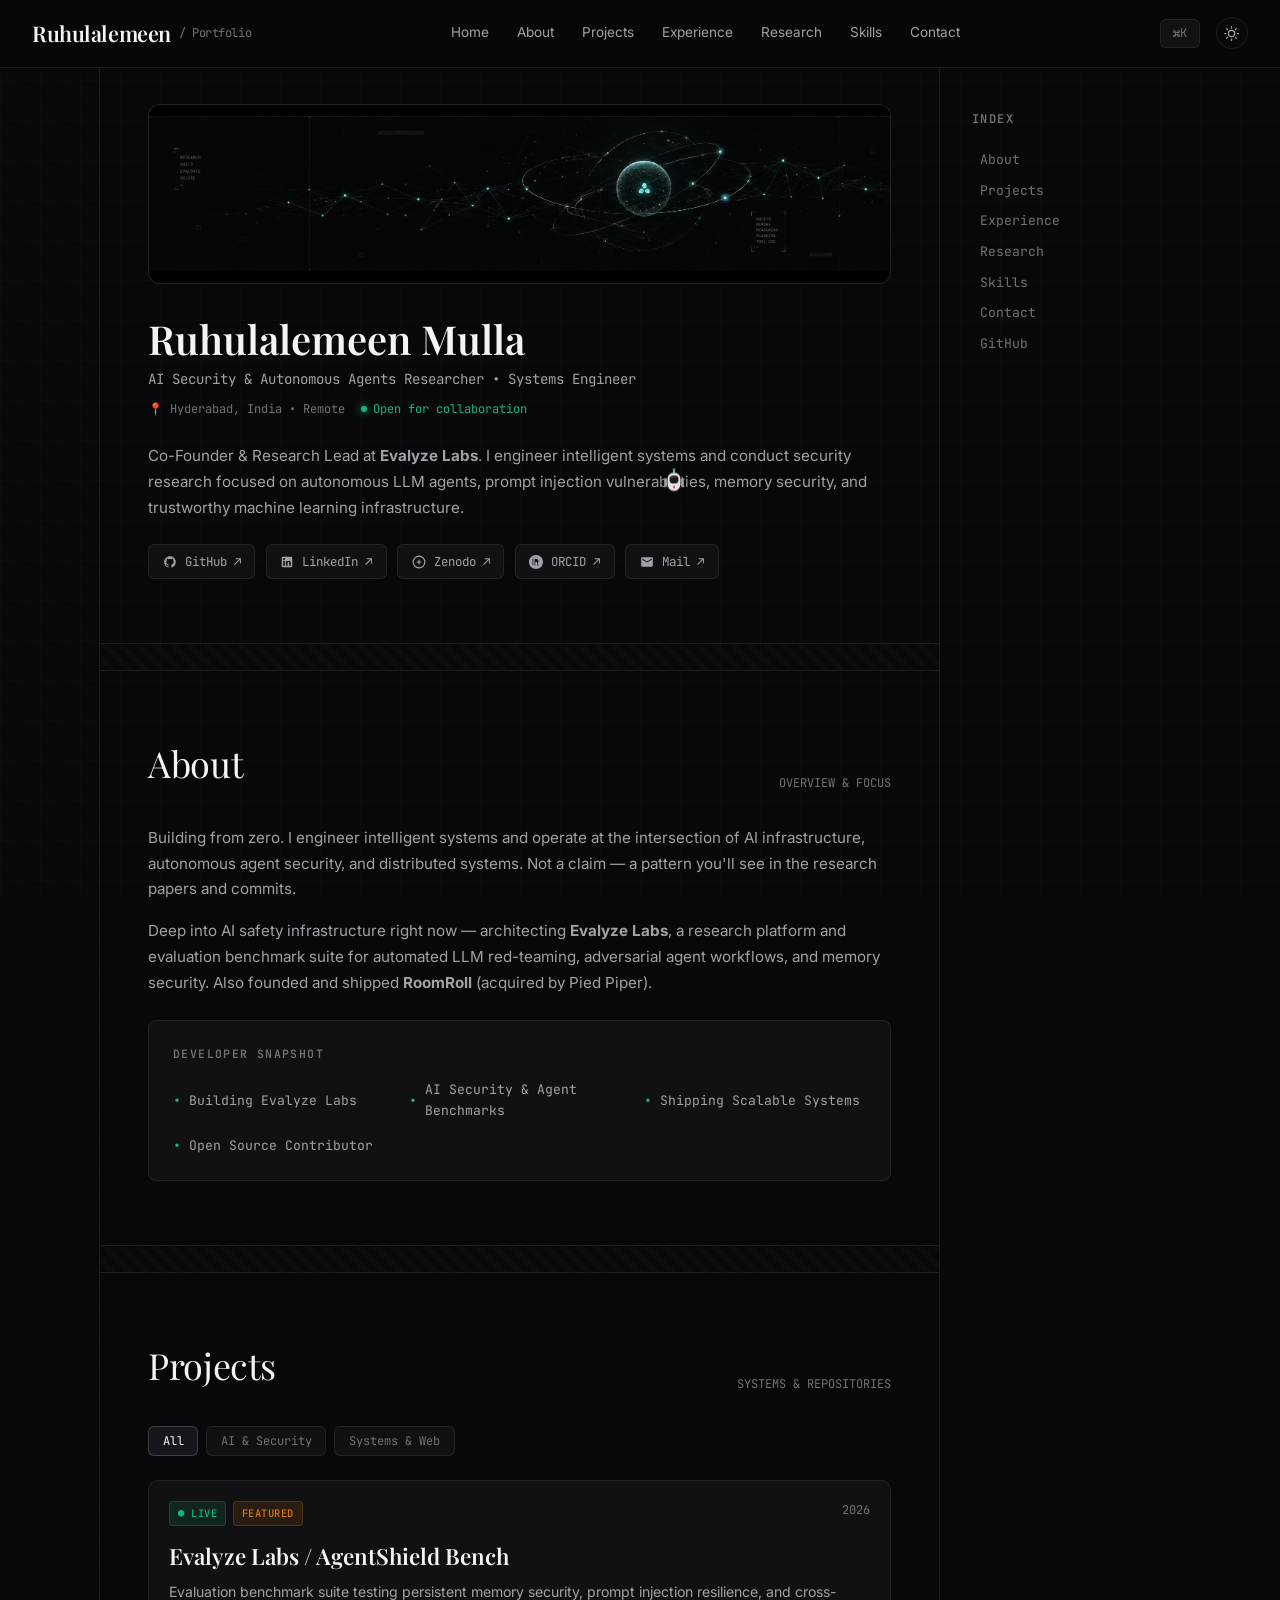
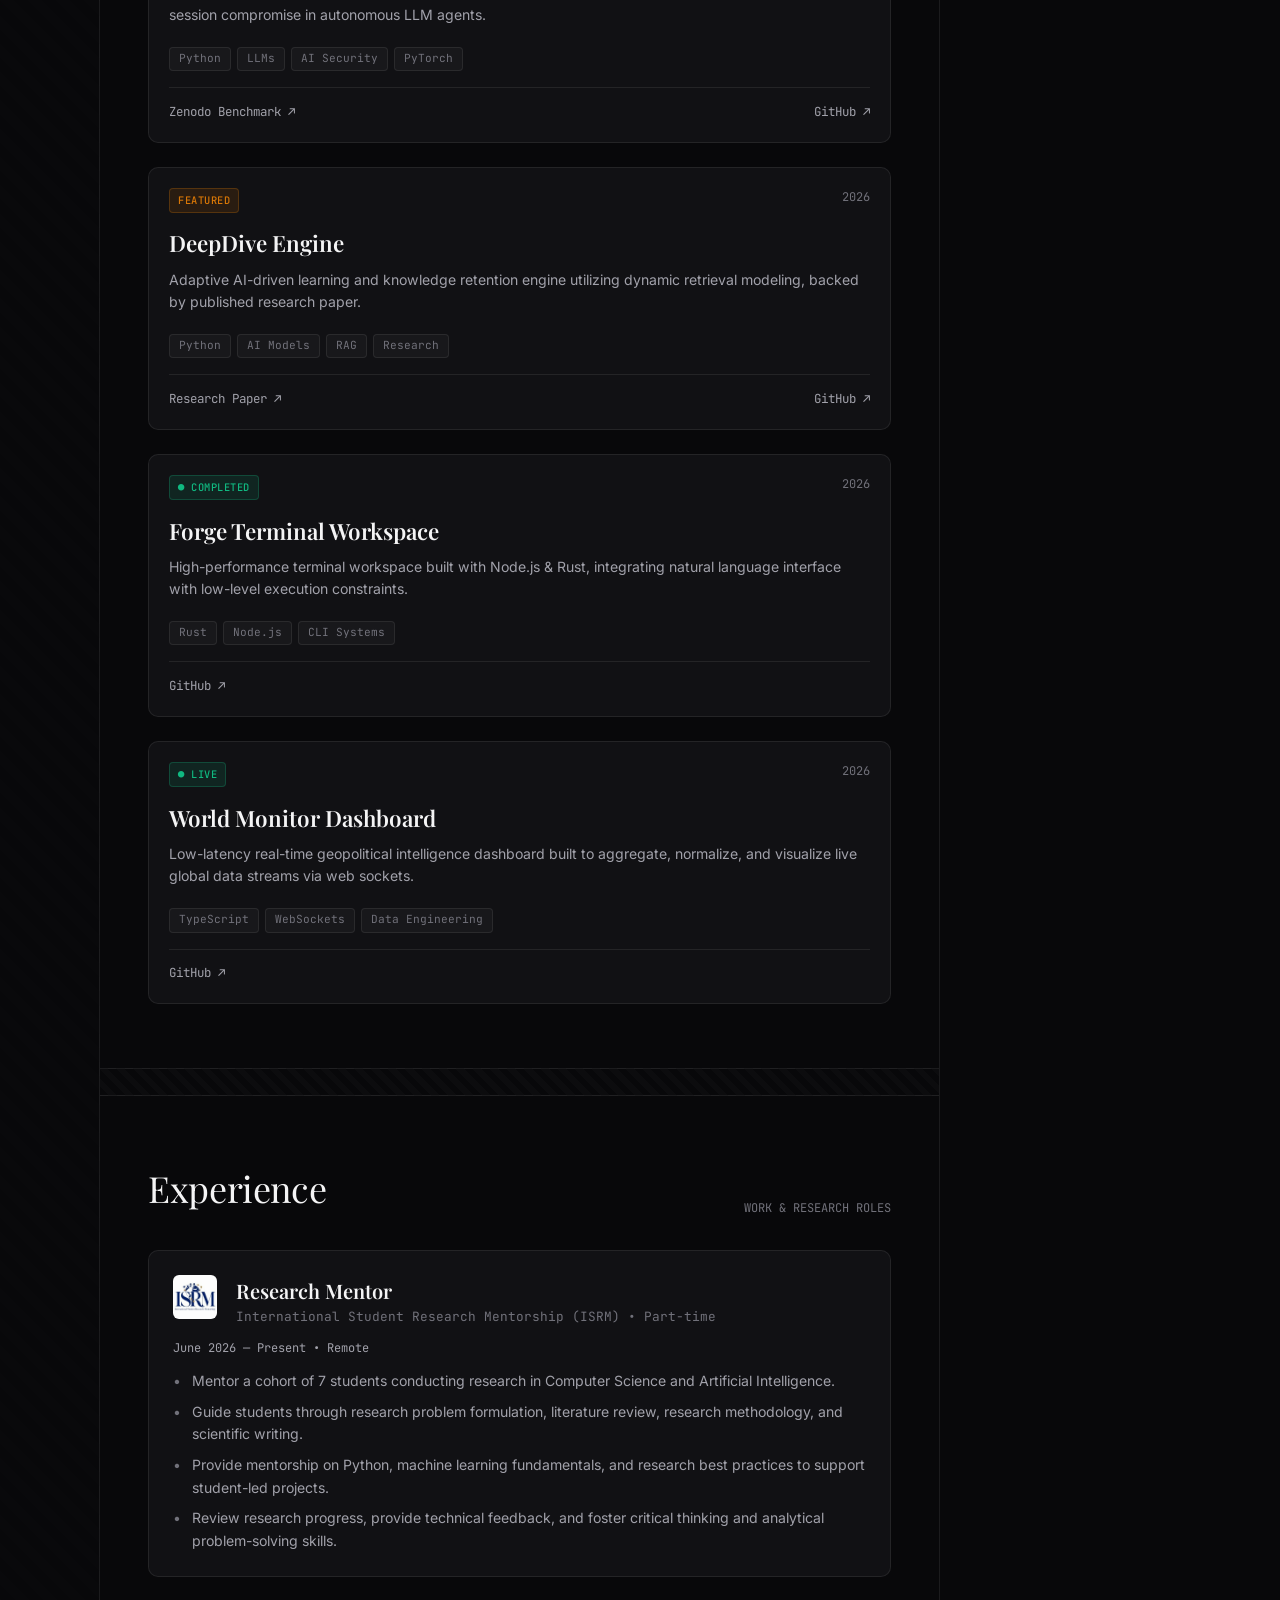
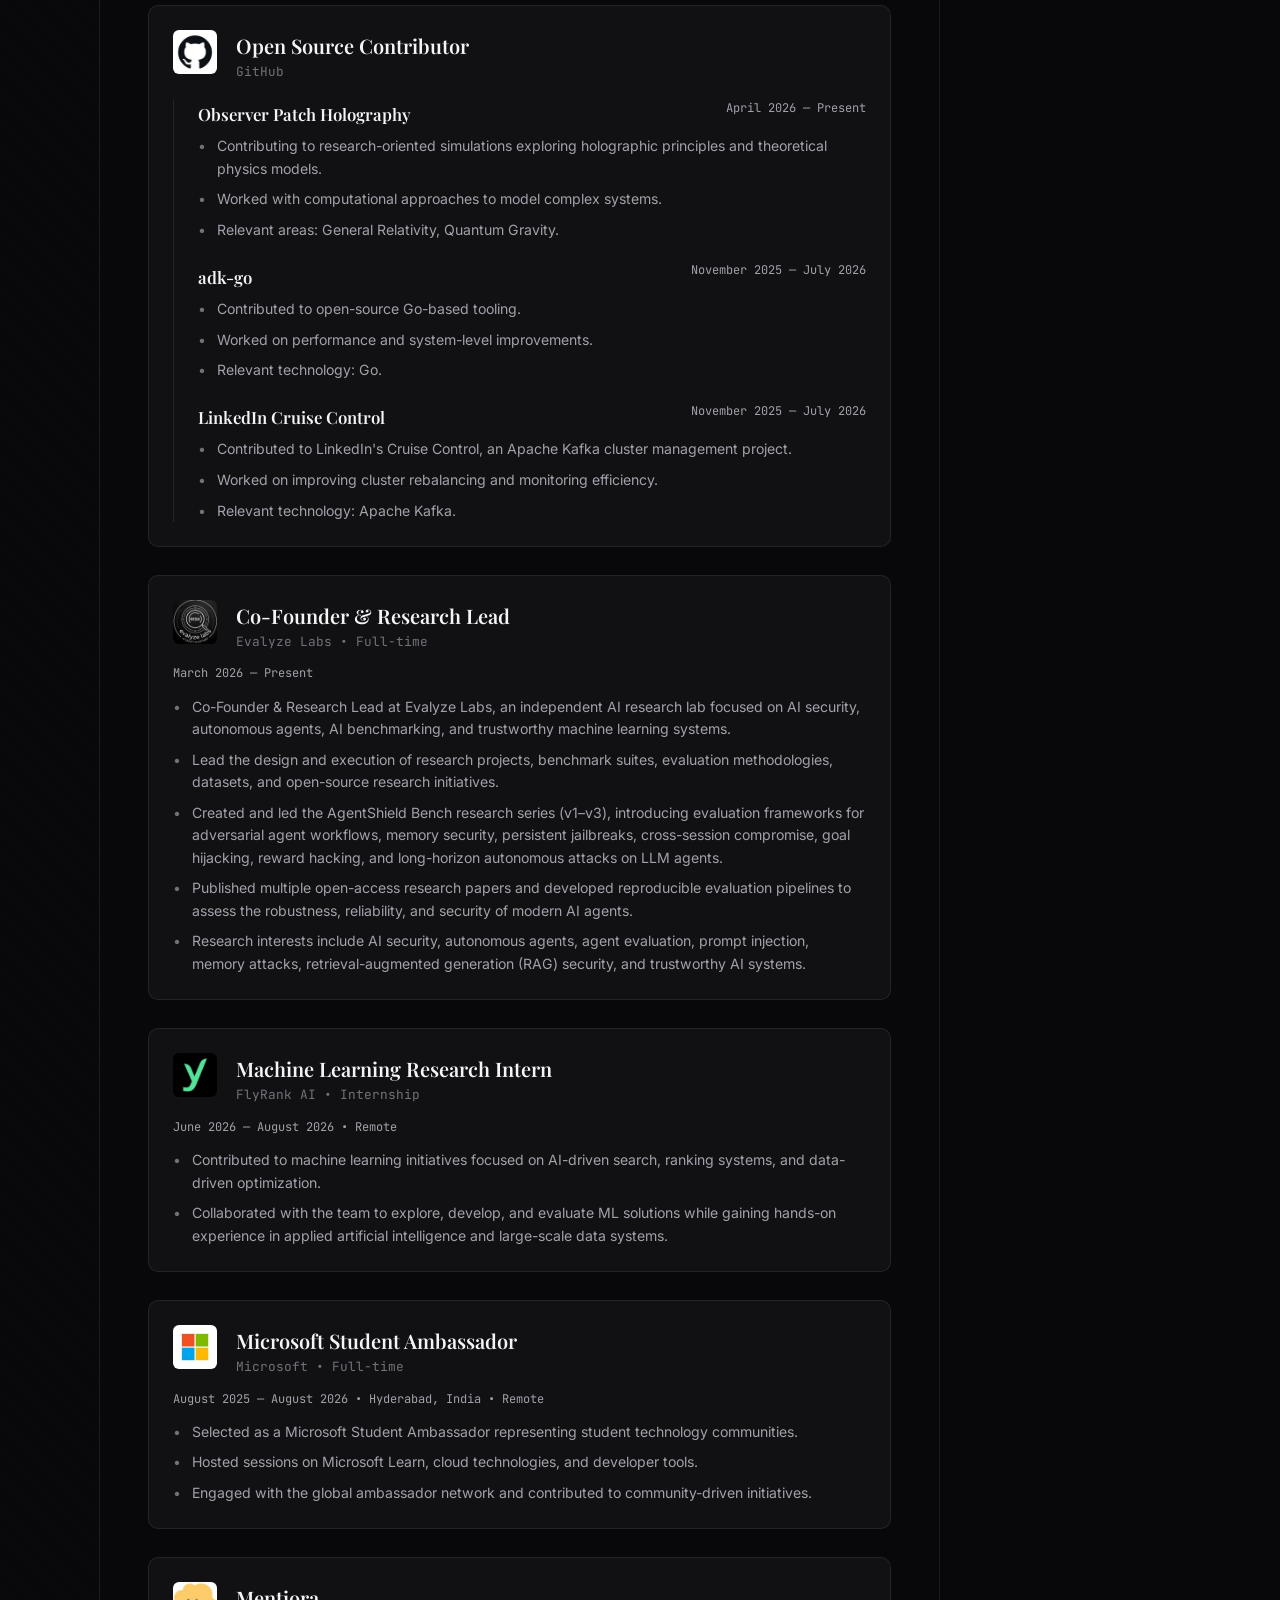
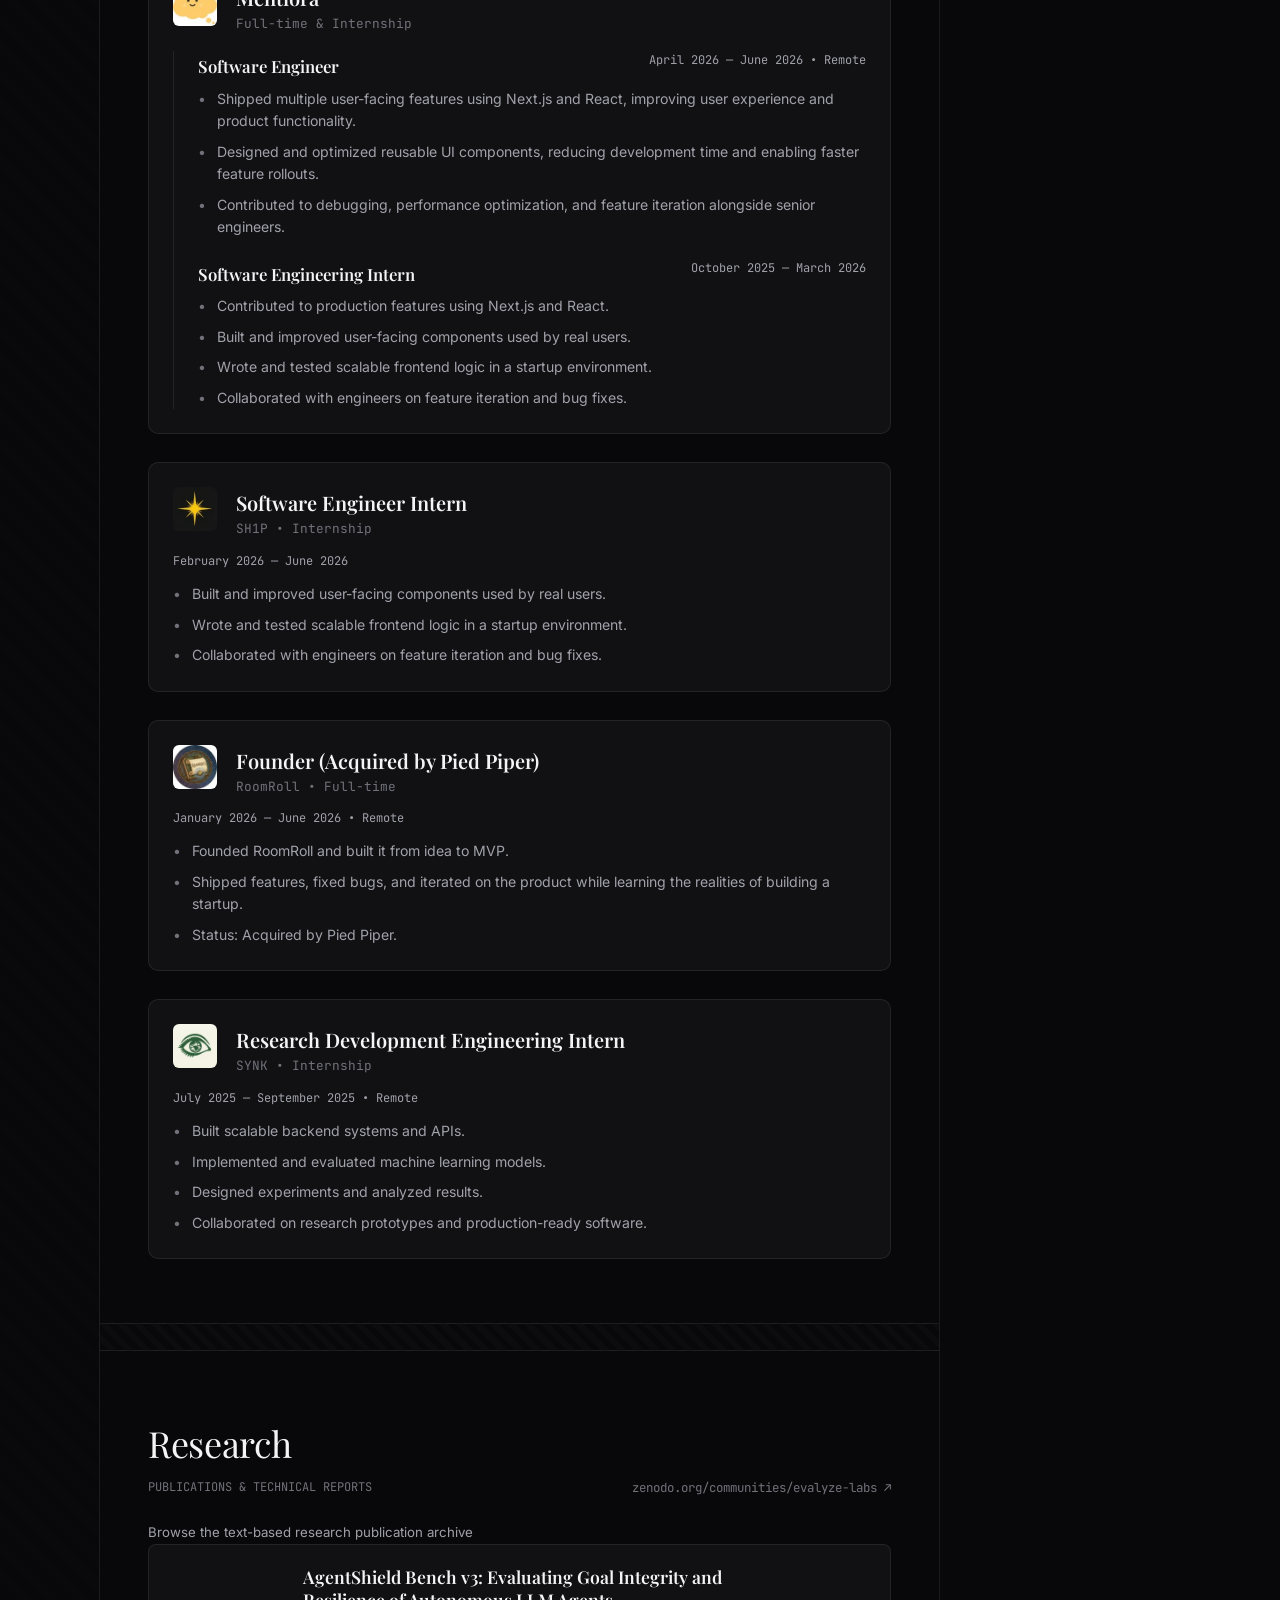
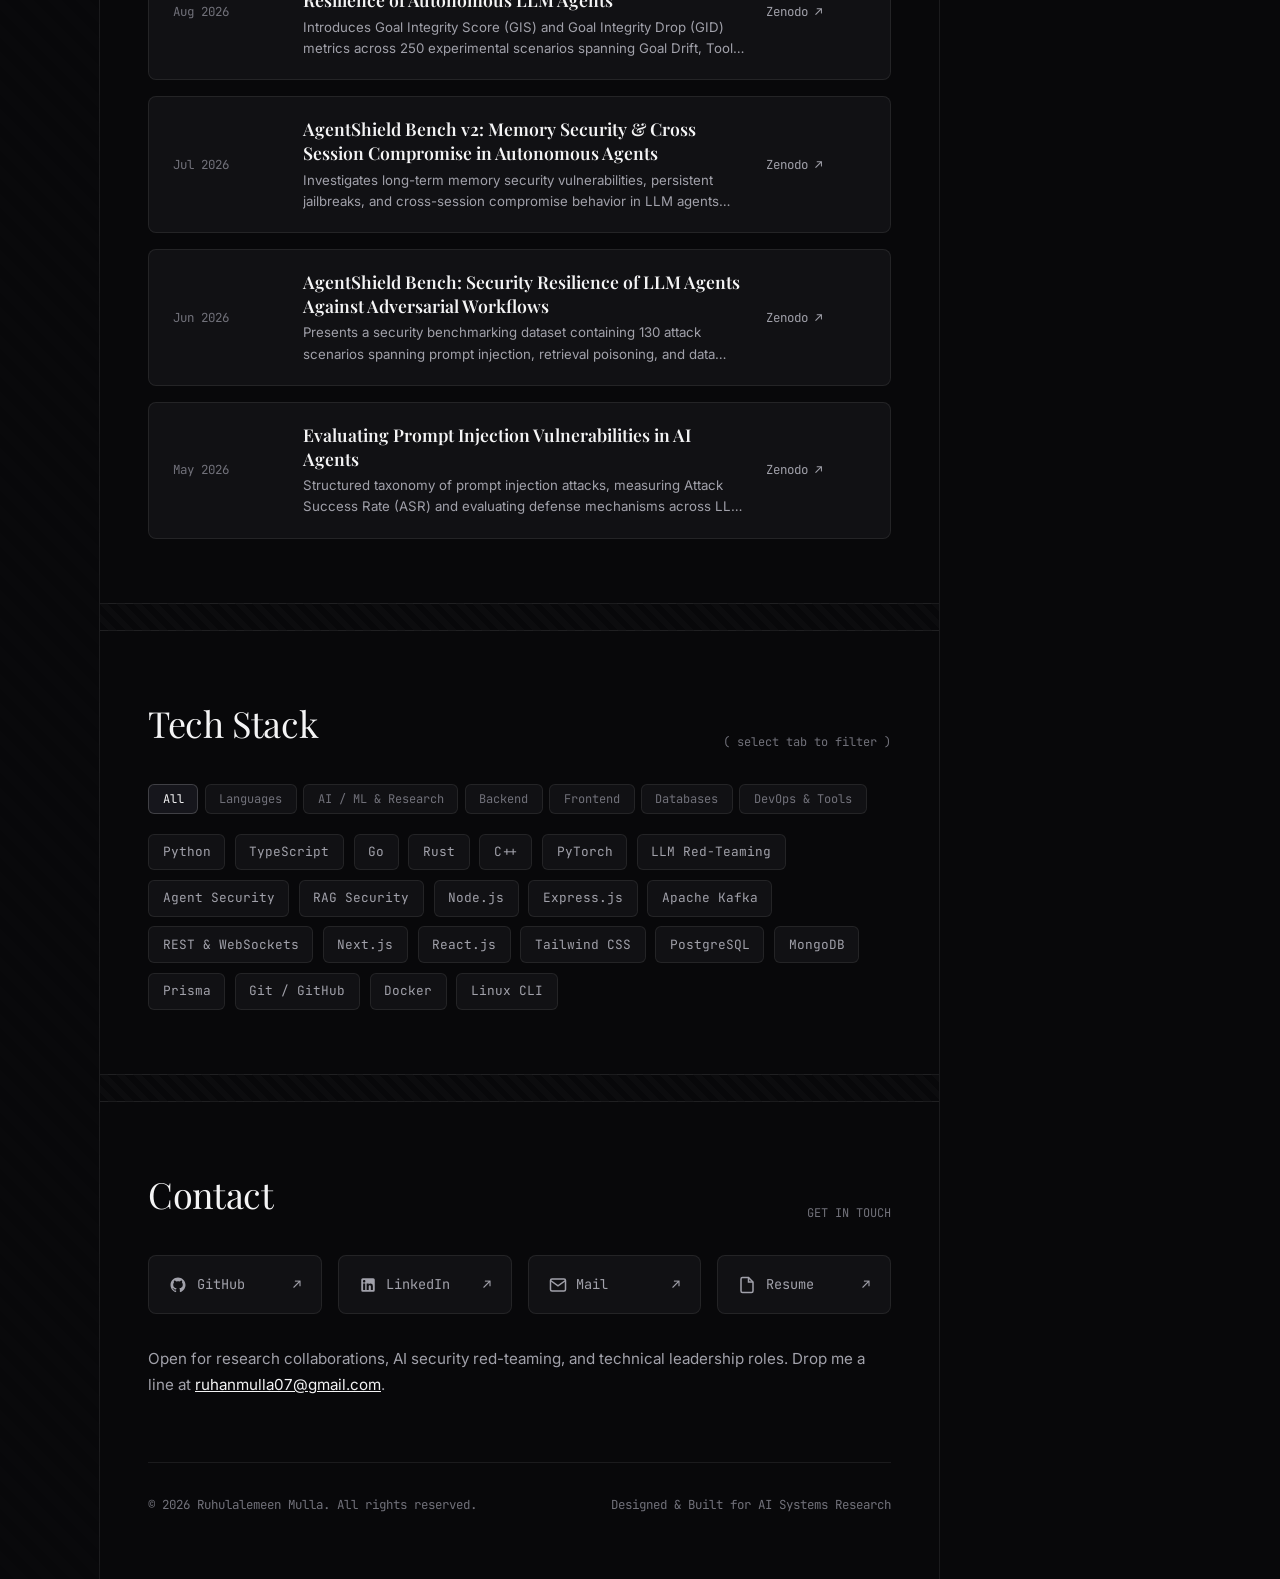
<file: index.html>
<!DOCTYPE html>
<html lang="en" data-theme="dark">
<head>
    <meta charset="UTF-8">
    <meta name="viewport" content="width=device-width, initial-scale=1.0">
    <title>Ruhulalemeen Mulla | AI Research & Systems Engineering</title>
    <meta name="description" content="AI security and autonomous agents research by Ruhulalemeen Mulla. Browse research papers and technical reports.">
    <link rel="stylesheet" href="css/main.css">
</head>
<body>
    <!-- Floating Cursor-Following Character (Tiny Astronaut) -->
    <div id="cursor-companion" aria-hidden="true">
        <svg class="astronaut-svg" viewBox="0 0 36 36" fill="none" xmlns="http://www.w3.org/2000/svg">
            <!-- Tiny Minimalist Astronaut Silhouette -->
            <path d="M18 4C13.5817 4 10 7.58172 10 12V18C10 22.4183 13.5817 26 18 26C22.4183 26 26 22.4183 26 18V12C26 7.58172 22.4183 4 18 4Z" fill="#E4E4E7" stroke="#18181B" stroke-width="1.5"/>
            <!-- Visor -->
            <path d="M13 11C13 9.34315 15.2386 8 18 8C20.7614 8 23 9.34315 23 11V14C23 15.6569 20.7614 17 18 17C15.2386 17 13 15.6569 13 14V11Z" fill="#18181B"/>
            <path d="M15 10.5C15 10.5 16.5 9.5 18.5 9.5" stroke="#3F3F46" stroke-width="1.2" stroke-linecap="round"/>
            <!-- Backpack & Antenna -->
            <rect x="7" y="11" width="3" height="10" rx="1.5" fill="#A1A1AA"/>
            <rect x="26" y="11" width="3" height="10" rx="1.5" fill="#A1A1AA"/>
            <path d="M18 4V1" stroke="#E4E4E7" stroke-width="1.5" stroke-linecap="round"/>
            <circle cx="18" cy="1" r="1.5" fill="#10B981"/>
            <!-- Chest emblem -->
            <circle cx="18" cy="21" r="1.2" fill="#E11D48"/>
        </svg>
    </div>

    <!-- Top Fixed Navigation -->
    <nav class="navbar">
        <div class="nav-container">
            <a href="#home" class="logo">
                Ruhulalemeen <span>/ Portfolio</span>
            </a>
            
            <div class="nav-links">
                <a href="#home" class="nav-link">Home</a>
                <a href="#about" class="nav-link">About</a>
                <a href="#projects" class="nav-link">Projects</a>
                <a href="#experience" class="nav-link">Experience</a>
                <a href="#research" class="nav-link">Research</a>
                <a href="#skills" class="nav-link">Skills</a>
                <a href="#contact" class="nav-link">Contact</a>
            </div>

            <div class="nav-controls">
                <button class="search-shortcut-btn" title="Search">
                    <span>⌘K</span>
                </button>
                <button id="theme-toggle" class="theme-toggle-btn" title="Toggle Theme">
                    <svg width="15" height="15" viewBox="0 0 24 24" fill="none" stroke="currentColor" stroke-width="2" stroke-linecap="round" stroke-linejoin="round">
                        <circle cx="12" cy="12" r="5"/>
                        <line x1="12" y1="1" x2="12" y2="3"/>
                        <line x1="12" y1="21" x2="12" y2="23"/>
                        <line x1="4.22" y1="4.22" x2="5.64" y2="5.64"/>
                        <line x1="18.36" y1="18.36" x2="19.78" y2="19.78"/>
                        <line x1="1" y1="12" x2="3" y2="12"/>
                        <line x1="21" y1="12" x2="23" y2="12"/>
                        <line x1="4.22" y1="19.78" x2="5.64" y2="18.36"/>
                        <line x1="18.36" y1="5.64" x2="19.78" y2="4.22"/>
                    </svg>
                </button>
            </div>
        </div>
    </nav>

    <!-- 3-Column Editorial Grid Layout -->
    <div class="editorial-layout">
        <!-- Left Column: Visual Space & Guide Line -->
        <div class="left-gutter"></div>

        <!-- Center Column: Main Content -->
        <main class="main-content">

            <!-- Hero / Profile Section -->
            <section id="home">
                <!-- Panoramic Top Banner -->
                <div class="hero-banner">
                    <img src="assets/images/portfolio-hero-banner.png" alt="Abstract AI network and orbital system artwork" class="hero-banner-image">
                </div>

                <div class="hero-profile-row reveal">
                    <div class="hero-info">
                        <h1 class="hero-name">Ruhulalemeen Mulla</h1>
                        <div class="hero-role">AI Security & Autonomous Agents Researcher • Systems Engineer</div>
                        <div class="hero-meta-row">
                            <span>📍 Hyderabad, India • Remote</span>
                            <span class="status-badge"><span class="status-dot"></span> Open for collaboration</span>
                        </div>
                    </div>
                </div>

                <p class="hero-bio reveal">
                    Co-Founder & Research Lead at <strong>Evalyze Labs</strong>. I engineer intelligent systems and conduct security research focused on autonomous LLM agents, prompt injection vulnerabilities, memory security, and trustworthy machine learning infrastructure.
                </p>

                <!-- Profile Badges Row -->
                <div class="hero-badges-row reveal">
                    <a href="https://github.com/MRuhan17" target="_blank" class="badge-tile">
                        <svg viewBox="0 0 24 24"><path d="M12 2C6.477 2 2 6.477 2 12c0 4.42 2.865 8.166 6.839 9.489.5.092.682-.217.682-.483 0-.237-.008-.866-.013-1.7-2.782.603-3.369-1.34-3.369-1.34-.454-1.156-1.11-1.464-1.11-1.464-.908-.62.069-.608.069-.608 1.003.07 1.531 1.03 1.531 1.03.892 1.529 2.341 1.087 2.91.831.092-.646.35-1.086.636-1.336-2.22-.253-4.555-1.11-4.555-4.943 0-1.091.39-1.984 1.029-2.683-.103-.253-.446-1.27.098-2.647 0 0 .84-.269 2.75 1.025A9.564 9.564 0 0112 6.844c.85.004 1.705.115 2.504.337 1.909-1.294 2.747-1.025 2.747-1.025.546 1.377.203 2.394.1 2.647.64.699 1.028 1.592 1.028 2.683 0 3.842-2.339 4.687-4.566 4.935.359.309.678.919.678 1.852 0 1.336-.012 2.415-.012 2.743 0 .267.18.579.688.481C19.137 20.162 22 16.418 22 12c0-5.523-4.477-10-10-10z"/></svg>
                        GitHub ↗
                    </a>
                    <a href="https://www.linkedin.com/in/ruhulalemeen-mulla" target="_blank" class="badge-tile">
                        <svg viewBox="0 0 24 24"><path d="M19 3a2 2 0 0 1 2 2v14a2 2 0 0 1-2 2H5a2 2 0 0 1-2-2V5a2 2 0 0 1 2-2h14m-.5 15.5v-5.3a3.26 3.26 0 0 0-3.26-3.26c-.85 0-1.84.52-2.28 1.3v-1.11h-2.79v8.37h2.79v-4.93c0-.77.62-1.4 1.39-1.4a1.4 1.4 0 0 1 1.4 1.4v4.93h2.75M6.88 8.56a1.68 1.68 0 0 0 1.68-1.68c0-.93-.75-1.69-1.68-1.69a1.69 1.69 0 0 0-1.69 1.69c0 .93.76 1.68 1.69 1.68m1.39 9.94v-8.37H5.5v8.37h2.77z"/></svg>
                        LinkedIn ↗
                    </a>
                    <a href="https://zenodo.org/communities/evalyze-labs/records?q=&l=list&p=1&s=10&sort=newest" target="_blank" class="badge-tile">
                        <svg viewBox="0 0 24 24"><circle cx="12" cy="12" r="10" stroke="currentColor" stroke-width="2" fill="none"/><path d="M12 8v8M8 12h8" stroke="currentColor" stroke-width="2"/></svg>
                        Zenodo ↗
                    </a>
                    <a href="https://orcid.org/0009-0002-2510-2778" target="_blank" class="badge-tile">
                        <svg viewBox="0 0 24 24"><path d="M12 0C5.372 0 0 5.372 0 12s5.372 12 12 12 12-5.372 12-12S18.628 0 12 0zm-4.708 17.5H6v-11h1.292v11zm-.646-12.278c-.414 0-.75-.336-.75-.75s.336-.75.75-.75.75.336.75.75-.336.75-.75.75zm9.52 12.278h-2.125V14.12c0-1.077-.864-1.942-1.942-1.942H10.83v5.322H9.538v-11h2.585c2.316 0 4.192 1.876 4.192 4.192 0 1.543-.837 2.894-2.091 3.633v.01c1.246.738 2.083 2.094 2.083 3.637v1.85z"/></svg>
                        ORCID ↗
                    </a>
                    <a href="mailto:ruhanmulla07@gmail.com" class="badge-tile">
                        <svg viewBox="0 0 24 24"><path d="M20 4H4c-1.1 0-1.99.9-1.99 2L2 18c0 1.1.9 2 2 2h16c1.1 0 2-.9 2-2V6c0-1.1-.9-2-2-2zm0 4l-8 5-8-5V6l8 5 8-5v2z"/></svg>
                        Mail ↗
                    </a>
                </div>
            </section>

            <div class="section-divider"></div>

            <!-- About Section -->
            <section id="about">
                <div class="section-header">
                    <h2 class="section-title">About</h2>
                    <span class="section-subtext">OVERVIEW & FOCUS</span>
                </div>

                <div class="hero-bio reveal">
                    <p>Building from zero. I engineer intelligent systems and operate at the intersection of AI infrastructure, autonomous agent security, and distributed systems. Not a claim — a pattern you'll see in the research papers and commits.</p>
                    <p style="margin-top: 1rem;">Deep into AI safety infrastructure right now — architecting <strong>Evalyze Labs</strong>, a research platform and evaluation benchmark suite for automated LLM red-teaming, adversarial agent workflows, and memory security. Also founded and shipped <strong>RoomRoll</strong> (acquired by Pied Piper).</p>
                </div>

                <!-- Developer Snapshot Card -->
                <div class="snapshot-card reveal">
                    <div class="snapshot-header">DEVELOPER SNAPSHOT</div>
                    <div class="snapshot-grid">
                        <div class="snapshot-item"><span class="dot">•</span> Building Evalyze Labs</div>
                        <div class="snapshot-item"><span class="dot">•</span> AI Security & Agent Benchmarks</div>
                        <div class="snapshot-item"><span class="dot">•</span> Shipping Scalable Systems</div>
                        <div class="snapshot-item"><span class="dot">•</span> Open Source Contributor</div>
                    </div>
                </div>
            </section>

            <div class="section-divider"></div>

            <!-- Projects Section -->
            <section id="projects">
                <div class="section-header">
                    <h2 class="section-title">Projects</h2>
                    <span class="section-subtext">SYSTEMS & REPOSITORIES</span>
                </div>

                <div class="project-filters reveal">
                    <button class="filter-btn active" data-filter="all">All</button>
                    <button class="filter-btn" data-filter="ai">AI & Security</button>
                    <button class="filter-btn" data-filter="systems">Systems & Web</button>
                </div>

                <div class="projects-grid">
                    <!-- Project 1 -->
                    <div class="project-card reveal" data-category="ai">
                        <div class="project-card-header">
                            <div class="project-badges">
                                <span class="status-pill live">● LIVE</span>
                                <span class="status-pill featured">FEATURED</span>
                            </div>
                            <span class="project-year">2026</span>
                        </div>
                        <h3 class="project-title">Evalyze Labs / AgentShield Bench</h3>
                        <p class="project-desc">Evaluation benchmark suite testing persistent memory security, prompt injection resilience, and cross-session compromise in autonomous LLM agents.</p>
                        <div class="project-tech-tags">
                            <span class="tech-tag">Python</span>
                            <span class="tech-tag">LLMs</span>
                            <span class="tech-tag">AI Security</span>
                            <span class="tech-tag">PyTorch</span>
                        </div>
                        <div class="project-footer">
                            <a href="https://zenodo.org/communities/evalyze-labs" target="_blank" class="project-link">Zenodo Benchmark ↗</a>
                            <a href="https://github.com/MRuhan17" target="_blank" class="project-link">GitHub ↗</a>
                        </div>
                    </div>

                    <!-- Project 2 -->
                    <div class="project-card reveal" data-category="ai">
                        <div class="project-card-header">
                            <div class="project-badges">
                                <span class="status-pill featured">FEATURED</span>
                            </div>
                            <span class="project-year">2026</span>
                        </div>
                        <h3 class="project-title">DeepDive Engine</h3>
                        <p class="project-desc">Adaptive AI-driven learning and knowledge retention engine utilizing dynamic retrieval modeling, backed by published research paper.</p>
                        <div class="project-tech-tags">
                            <span class="tech-tag">Python</span>
                            <span class="tech-tag">AI Models</span>
                            <span class="tech-tag">RAG</span>
                            <span class="tech-tag">Research</span>
                        </div>
                        <div class="project-footer">
                            <a href="#research" class="project-link">Research Paper ↗</a>
                            <a href="https://github.com/MRuhan17" target="_blank" class="project-link">GitHub ↗</a>
                        </div>
                    </div>

                    <!-- Project 3 -->
                    <div class="project-card reveal" data-category="systems">
                        <div class="project-card-header">
                            <div class="project-badges">
                                <span class="status-pill completed">● COMPLETED</span>
                            </div>
                            <span class="project-year">2026</span>
                        </div>
                        <h3 class="project-title">Forge Terminal Workspace</h3>
                        <p class="project-desc">High-performance terminal workspace built with Node.js & Rust, integrating natural language interface with low-level execution constraints.</p>
                        <div class="project-tech-tags">
                            <span class="tech-tag">Rust</span>
                            <span class="tech-tag">Node.js</span>
                            <span class="tech-tag">CLI Systems</span>
                        </div>
                        <div class="project-footer">
                            <a href="https://github.com/MRuhan17" target="_blank" class="project-link">GitHub ↗</a>
                        </div>
                    </div>

                    <!-- Project 4 -->
                    <div class="project-card reveal" data-category="systems">
                        <div class="project-card-header">
                            <div class="project-badges">
                                <span class="status-pill live">● LIVE</span>
                            </div>
                            <span class="project-year">2026</span>
                        </div>
                        <h3 class="project-title">World Monitor Dashboard</h3>
                        <p class="project-desc">Low-latency real-time geopolitical intelligence dashboard built to aggregate, normalize, and visualize live global data streams via web sockets.</p>
                        <div class="project-tech-tags">
                            <span class="tech-tag">TypeScript</span>
                            <span class="tech-tag">WebSockets</span>
                            <span class="tech-tag">Data Engineering</span>
                        </div>
                        <div class="project-footer">
                            <a href="https://github.com/MRuhan17" target="_blank" class="project-link">GitHub ↗</a>
                        </div>
                    </div>
                </div>
            </section>

            <div class="section-divider"></div>

            <!-- Experience Section -->
            <section id="experience">
                <div class="section-header">
                    <h2 class="section-title">Experience</h2>
                    <span class="section-subtext">WORK & RESEARCH ROLES</span>
                </div>

                <div class="experience-list">
                    <!-- ISRM -->
                    <div class="exp-card reveal">
                        <div class="exp-top">
                            <div class="exp-icon">
                                <img src="assets/images/isrm-logo.jpg" alt="ISRM">
                            </div>
                            <div class="exp-title-box">
                                <h3 class="exp-role-heading">Research Mentor</h3>
                                <div class="exp-company-sub">International Student Research Mentorship (ISRM) • Part-time</div>
                            </div>
                        </div>
                        <div class="exp-date-tag">June 2026 — Present • Remote</div>
                        <ul class="exp-bullet-list">
                            <li>Mentor a cohort of 7 students conducting research in Computer Science and Artificial Intelligence.</li>
                            <li>Guide students through research problem formulation, literature review, research methodology, and scientific writing.</li>
                            <li>Provide mentorship on Python, machine learning fundamentals, and research best practices to support student-led projects.</li>
                            <li>Review research progress, provide technical feedback, and foster critical thinking and analytical problem-solving skills.</li>
                        </ul>
                    </div>

                    <!-- GitHub -->
                    <div class="exp-card reveal">
                        <div class="exp-top">
                            <div class="exp-icon">
                                <img src="assets/images/github-logo.jpg" alt="GitHub">
                            </div>
                            <div class="exp-title-box">
                                <h3 class="exp-role-heading">Open Source Contributor</h3>
                                <div class="exp-company-sub">GitHub</div>
                            </div>
                        </div>
                        
                        <div class="exp-subroles">
                            <div class="exp-subrole">
                                <div class="exp-subrole-header">
                                    <h4 class="exp-subrole-title">Observer Patch Holography</h4>
                                    <span class="exp-date-tag">April 2026 — Present</span>
                                </div>
                                <ul class="exp-bullet-list">
                                    <li>Contributing to research-oriented simulations exploring holographic principles and theoretical physics models.</li>
                                    <li>Worked with computational approaches to model complex systems.</li>
                                    <li>Relevant areas: General Relativity, Quantum Gravity.</li>
                                </ul>
                            </div>
                            
                            <div class="exp-subrole">
                                <div class="exp-subrole-header">
                                    <h4 class="exp-subrole-title">adk-go</h4>
                                    <span class="exp-date-tag">November 2025 — July 2026</span>
                                </div>
                                <ul class="exp-bullet-list">
                                    <li>Contributed to open-source Go-based tooling.</li>
                                    <li>Worked on performance and system-level improvements.</li>
                                    <li>Relevant technology: Go.</li>
                                </ul>
                            </div>

                            <div class="exp-subrole">
                                <div class="exp-subrole-header">
                                    <h4 class="exp-subrole-title">LinkedIn Cruise Control</h4>
                                    <span class="exp-date-tag">November 2025 — July 2026</span>
                                </div>
                                <ul class="exp-bullet-list">
                                    <li>Contributed to LinkedIn's Cruise Control, an Apache Kafka cluster management project.</li>
                                    <li>Worked on improving cluster rebalancing and monitoring efficiency.</li>
                                    <li>Relevant technology: Apache Kafka.</li>
                                </ul>
                            </div>
                        </div>
                    </div>

                    <!-- Evalyze Labs -->
                    <div class="exp-card reveal">
                        <div class="exp-top">
                            <div class="exp-icon">
                                <img src="assets/images/evalyze-logo.jpg" alt="Evalyze Labs">
                            </div>
                            <div class="exp-title-box">
                                <h3 class="exp-role-heading">Co-Founder & Research Lead</h3>
                                <div class="exp-company-sub">Evalyze Labs • Full-time</div>
                            </div>
                        </div>
                        <div class="exp-date-tag">March 2026 — Present</div>
                        <ul class="exp-bullet-list">
                            <li>Co-Founder & Research Lead at Evalyze Labs, an independent AI research lab focused on AI security, autonomous agents, AI benchmarking, and trustworthy machine learning systems.</li>
                            <li>Lead the design and execution of research projects, benchmark suites, evaluation methodologies, datasets, and open-source research initiatives.</li>
                            <li>Created and led the AgentShield Bench research series (v1–v3), introducing evaluation frameworks for adversarial agent workflows, memory security, persistent jailbreaks, cross-session compromise, goal hijacking, reward hacking, and long-horizon autonomous attacks on LLM agents.</li>
                            <li>Published multiple open-access research papers and developed reproducible evaluation pipelines to assess the robustness, reliability, and security of modern AI agents.</li>
                            <li>Research interests include AI security, autonomous agents, agent evaluation, prompt injection, memory attacks, retrieval-augmented generation (RAG) security, and trustworthy AI systems.</li>
                        </ul>
                    </div>

                    <!-- FlyRank AI -->
                    <div class="exp-card reveal">
                        <div class="exp-top">
                            <div class="exp-icon">
                                <img src="assets/images/flyrank-logo.jpg" alt="FlyRank AI">
                            </div>
                            <div class="exp-title-box">
                                <h3 class="exp-role-heading">Machine Learning Research Intern</h3>
                                <div class="exp-company-sub">FlyRank AI • Internship</div>
                            </div>
                        </div>
                        <div class="exp-date-tag">June 2026 — August 2026 • Remote</div>
                        <ul class="exp-bullet-list">
                            <li>Contributed to machine learning initiatives focused on AI-driven search, ranking systems, and data-driven optimization.</li>
                            <li>Collaborated with the team to explore, develop, and evaluate ML solutions while gaining hands-on experience in applied artificial intelligence and large-scale data systems.</li>
                        </ul>
                    </div>

                    <!-- Microsoft -->
                    <div class="exp-card reveal">
                        <div class="exp-top">
                            <div class="exp-icon">
                                <img src="assets/images/microsoft-logo.jpg" alt="Microsoft">
                            </div>
                            <div class="exp-title-box">
                                <h3 class="exp-role-heading">Microsoft Student Ambassador</h3>
                                <div class="exp-company-sub">Microsoft • Full-time</div>
                            </div>
                        </div>
                        <div class="exp-date-tag">August 2025 — August 2026 • Hyderabad, India • Remote</div>
                        <ul class="exp-bullet-list">
                            <li>Selected as a Microsoft Student Ambassador representing student technology communities.</li>
                            <li>Hosted sessions on Microsoft Learn, cloud technologies, and developer tools.</li>
                            <li>Engaged with the global ambassador network and contributed to community-driven initiatives.</li>
                        </ul>
                    </div>

                    <!-- Mentiora -->
                    <div class="exp-card reveal">
                        <div class="exp-top">
                            <div class="exp-icon">
                                <img src="assets/images/mentiora-logo.jpg" alt="Mentiora">
                            </div>
                            <div class="exp-title-box">
                                <h3 class="exp-role-heading">Mentiora</h3>
                                <div class="exp-company-sub">Full-time & Internship</div>
                            </div>
                        </div>
                        
                        <div class="exp-subroles">
                            <div class="exp-subrole">
                                <div class="exp-subrole-header">
                                    <h4 class="exp-subrole-title">Software Engineer</h4>
                                    <span class="exp-date-tag">April 2026 — June 2026 • Remote</span>
                                </div>
                                <ul class="exp-bullet-list">
                                    <li>Shipped multiple user-facing features using Next.js and React, improving user experience and product functionality.</li>
                                    <li>Designed and optimized reusable UI components, reducing development time and enabling faster feature rollouts.</li>
                                    <li>Contributed to debugging, performance optimization, and feature iteration alongside senior engineers.</li>
                                </ul>
                            </div>
                            
                            <div class="exp-subrole">
                                <div class="exp-subrole-header">
                                    <h4 class="exp-subrole-title">Software Engineering Intern</h4>
                                    <span class="exp-date-tag">October 2025 — March 2026</span>
                                </div>
                                <ul class="exp-bullet-list">
                                    <li>Contributed to production features using Next.js and React.</li>
                                    <li>Built and improved user-facing components used by real users.</li>
                                    <li>Wrote and tested scalable frontend logic in a startup environment.</li>
                                    <li>Collaborated with engineers on feature iteration and bug fixes.</li>
                                </ul>
                            </div>
                        </div>
                    </div>

                    <!-- SH1P -->
                    <div class="exp-card reveal">
                        <div class="exp-top">
                            <div class="exp-icon">
                                <img src="assets/images/sh1p-logo.jpg" alt="SH1P">
                            </div>
                            <div class="exp-title-box">
                                <h3 class="exp-role-heading">Software Engineer Intern</h3>
                                <div class="exp-company-sub">SH1P • Internship</div>
                            </div>
                        </div>
                        <div class="exp-date-tag">February 2026 — June 2026</div>
                        <ul class="exp-bullet-list">
                            <li>Built and improved user-facing components used by real users.</li>
                            <li>Wrote and tested scalable frontend logic in a startup environment.</li>
                            <li>Collaborated with engineers on feature iteration and bug fixes.</li>
                        </ul>
                    </div>

                    <!-- RoomRoll -->
                    <div class="exp-card reveal">
                        <div class="exp-top">
                            <div class="exp-icon">
                                <img src="assets/images/roomroll-logo.jpg" alt="RoomRoll">
                            </div>
                            <div class="exp-title-box">
                                <h3 class="exp-role-heading">Founder (Acquired by Pied Piper)</h3>
                                <div class="exp-company-sub">RoomRoll • Full-time</div>
                            </div>
                        </div>
                        <div class="exp-date-tag">January 2026 — June 2026 • Remote</div>
                        <ul class="exp-bullet-list">
                            <li>Founded RoomRoll and built it from idea to MVP.</li>
                            <li>Shipped features, fixed bugs, and iterated on the product while learning the realities of building a startup.</li>
                            <li>Status: Acquired by Pied Piper.</li>
                        </ul>
                    </div>

                    <!-- SYNK -->
                    <div class="exp-card reveal">
                        <div class="exp-top">
                            <div class="exp-icon">
                                <img src="assets/images/synk-logo.jpg" alt="SYNK">
                            </div>
                            <div class="exp-title-box">
                                <h3 class="exp-role-heading">Research Development Engineering Intern</h3>
                                <div class="exp-company-sub">SYNK • Internship</div>
                            </div>
                        </div>
                        <div class="exp-date-tag">July 2025 — September 2025 • Remote</div>
                        <ul class="exp-bullet-list">
                            <li>Built scalable backend systems and APIs.</li>
                            <li>Implemented and evaluated machine learning models.</li>
                            <li>Designed experiments and analyzed results.</li>
                            <li>Collaborated on research prototypes and production-ready software.</li>
                        </ul>
                    </div>
                </div>
            </section>

            <div class="section-divider"></div>

            <!-- Research Section (Replacing Writing) -->
            <section id="research">
                <div class="research-header-row">
                    <div>
                        <h2 class="section-title">Research</h2>
                        <span class="section-subtext">PUBLICATIONS & TECHNICAL REPORTS</span>
                    </div>
                    <a href="https://zenodo.org/communities/evalyze-labs" target="_blank" class="research-link-external">
                        zenodo.org/communities/evalyze-labs ↗
                    </a>
                </div>

                <p class="research-snippet"><a href="research/index.html">Browse the text-based research publication archive</a></p>

                <div class="research-list">
                    <!-- Paper 1 -->
                    <div class="research-item reveal">
                        <div class="research-date">Aug 2026</div>
                        <div class="research-main-info">
                            <h3 class="research-paper-title">AgentShield Bench v3: Evaluating Goal Integrity and Resilience of Autonomous LLM Agents</h3>
                            <p class="research-snippet">Introduces Goal Integrity Score (GIS) and Goal Integrity Drop (GID) metrics across 250 experimental scenarios spanning Goal Drift, Tool Manipulation, and Reward Hacking.</p>
                        </div>
                        <div class="research-meta-right">
                            <a href="https://zenodo.org/records/20834892" target="_blank" class="project-link">Zenodo ↗</a>
                        </div>
                    </div>

                    <!-- Paper 2 -->
                    <div class="research-item reveal">
                        <div class="research-date">Jul 2026</div>
                        <div class="research-main-info">
                            <h3 class="research-paper-title">AgentShield Bench v2: Memory Security & Cross Session Compromise in Autonomous Agents</h3>
                            <p class="research-snippet">Investigates long-term memory security vulnerabilities, persistent jailbreaks, and cross-session compromise behavior in LLM agents with 320 attack scenarios.</p>
                        </div>
                        <div class="research-meta-right">
                            <a href="https://zenodo.org/records/20756086" target="_blank" class="project-link">Zenodo ↗</a>
                        </div>
                    </div>

                    <!-- Paper 3 -->
                    <div class="research-item reveal">
                        <div class="research-date">Jun 2026</div>
                        <div class="research-main-info">
                            <h3 class="research-paper-title">AgentShield Bench: Security Resilience of LLM Agents Against Adversarial Workflows</h3>
                            <p class="research-snippet">Presents a security benchmarking dataset containing 130 attack scenarios spanning prompt injection, retrieval poisoning, and data exfiltration.</p>
                        </div>
                        <div class="research-meta-right">
                            <a href="https://zenodo.org/records/20677149" target="_blank" class="project-link">Zenodo ↗</a>
                        </div>
                    </div>

                    <!-- Paper 4 -->
                    <div class="research-item reveal">
                        <div class="research-date">May 2026</div>
                        <div class="research-main-info">
                            <h3 class="research-paper-title">Evaluating Prompt Injection Vulnerabilities in AI Agents</h3>
                            <p class="research-snippet">Structured taxonomy of prompt injection attacks, measuring Attack Success Rate (ASR) and evaluating defense mechanisms across LLM agent architectures.</p>
                        </div>
                        <div class="research-meta-right">
                            <a href="https://zenodo.org/records/20631345" target="_blank" class="project-link">Zenodo ↗</a>
                        </div>
                    </div>
                </div>
            </section>

            <div class="section-divider"></div>

            <!-- Tech Stack / Skills Section -->
            <section id="skills">
                <div class="section-header">
                    <h2 class="section-title">Tech Stack</h2>
                    <span class="section-subtext">( select tab to filter )</span>
                </div>

                <div class="tech-tabs reveal">
                    <button class="filter-btn active" data-tech-category="all">All</button>
                    <button class="filter-btn" data-tech-category="languages">Languages</button>
                    <button class="filter-btn" data-tech-category="ai">AI / ML & Research</button>
                    <button class="filter-btn" data-tech-category="backend">Backend</button>
                    <button class="filter-btn" data-tech-category="frontend">Frontend</button>
                    <button class="filter-btn" data-tech-category="databases">Databases</button>
                    <button class="filter-btn" data-tech-category="devops">DevOps & Tools</button>
                </div>

                <div class="tech-grid reveal">
                    <span class="tech-pill" data-category="languages">Python</span>
                    <span class="tech-pill" data-category="languages">TypeScript</span>
                    <span class="tech-pill" data-category="languages">Go</span>
                    <span class="tech-pill" data-category="languages">Rust</span>
                    <span class="tech-pill" data-category="languages">C++</span>
                    <span class="tech-pill" data-category="ai">PyTorch</span>
                    <span class="tech-pill" data-category="ai">LLM Red-Teaming</span>
                    <span class="tech-pill" data-category="ai">Agent Security</span>
                    <span class="tech-pill" data-category="ai">RAG Security</span>
                    <span class="tech-pill" data-category="backend">Node.js</span>
                    <span class="tech-pill" data-category="backend">Express.js</span>
                    <span class="tech-pill" data-category="backend">Apache Kafka</span>
                    <span class="tech-pill" data-category="backend">REST & WebSockets</span>
                    <span class="tech-pill" data-category="frontend">Next.js</span>
                    <span class="tech-pill" data-category="frontend">React.js</span>
                    <span class="tech-pill" data-category="frontend">Tailwind CSS</span>
                    <span class="tech-pill" data-category="databases">PostgreSQL</span>
                    <span class="tech-pill" data-category="databases">MongoDB</span>
                    <span class="tech-pill" data-category="databases">Prisma</span>
                    <span class="tech-pill" data-category="devops">Git / GitHub</span>
                    <span class="tech-pill" data-category="devops">Docker</span>
                    <span class="tech-pill" data-category="devops">Linux CLI</span>
                </div>
            </section>

            <div class="section-divider"></div>

            <!-- Contact Section -->
            <section id="contact">
                <div class="section-header">
                    <h2 class="section-title">Contact</h2>
                    <span class="section-subtext">GET IN TOUCH</span>
                </div>

                <div class="contact-tiles-grid reveal">
                    <a href="https://github.com/MRuhan17" target="_blank" class="contact-tile">
                        <div class="contact-tile-inner">
                            <svg width="18" height="18" viewBox="0 0 24 24" fill="currentColor"><path d="M12 2C6.477 2 2 6.477 2 12c0 4.42 2.865 8.166 6.839 9.489.5.092.682-.217.682-.483 0-.237-.008-.866-.013-1.7-2.782.603-3.369-1.34-3.369-1.34-.454-1.156-1.11-1.464-1.11-1.464-.908-.62.069-.608.069-.608 1.003.07 1.531 1.03 1.531 1.03.892 1.529 2.341 1.087 2.91.831.092-.646.35-1.086.636-1.336-2.22-.253-4.555-1.11-4.555-4.943 0-1.091.39-1.984 1.029-2.683-.103-.253-.446-1.27.098-2.647 0 0 .84-.269 2.75 1.025A9.564 9.564 0 0112 6.844c.85.004 1.705.115 2.504.337 1.909-1.294 2.747-1.025 2.747-1.025.546 1.377.203 2.394.1 2.647.64.699 1.028 1.592 1.028 2.683 0 3.842-2.339 4.687-4.566 4.935.359.309.678.919.678 1.852 0 1.336-.012 2.415-.012 2.743 0 .267.18.579.688.481C19.137 20.162 22 16.418 22 12c0-5.523-4.477-10-10-10z"/></svg>
                            GitHub
                        </div>
                        <span>↗</span>
                    </a>

                    <a href="https://www.linkedin.com/in/ruhulalemeen-mulla" target="_blank" class="contact-tile">
                        <div class="contact-tile-inner">
                            <svg width="18" height="18" viewBox="0 0 24 24" fill="currentColor"><path d="M19 3a2 2 0 0 1 2 2v14a2 2 0 0 1-2 2H5a2 2 0 0 1-2-2V5a2 2 0 0 1 2-2h14m-.5 15.5v-5.3a3.26 3.26 0 0 0-3.26-3.26c-.85 0-1.84.52-2.28 1.3v-1.11h-2.79v8.37h2.79v-4.93c0-.77.62-1.4 1.39-1.4a1.4 1.4 0 0 1 1.4 1.4v4.93h2.75M6.88 8.56a1.68 1.68 0 0 0 1.68-1.68c0-.93-.75-1.69-1.68-1.69a1.69 1.69 0 0 0-1.69 1.69c0 .93.76 1.68 1.69 1.68m1.39 9.94v-8.37H5.5v8.37h2.77z"/></svg>
                            LinkedIn
                        </div>
                        <span>↗</span>
                    </a>

                    <a href="mailto:ruhanmulla07@gmail.com" class="contact-tile">
                        <div class="contact-tile-inner">
                            <svg width="18" height="18" viewBox="0 0 24 24" fill="none" stroke="currentColor" stroke-width="2"><path d="M4 4h16c1.1 0 2 .9 2 2v12c0 1.1-.9 2-2 2H4c-1.1 0-2-.9-2-2V6c0-1.1.9-2 2-2z"/><path d="M22 6l-10 7L2 6"/></svg>
                            Mail
                        </div>
                        <span>↗</span>
                    </a>

                    <a href="assets/Ruhulalemeen_Mulla_Resume.pdf" target="_blank" rel="noopener" class="contact-tile">
                        <div class="contact-tile-inner">
                            <svg width="18" height="18" viewBox="0 0 24 24" fill="none" stroke="currentColor" stroke-width="2"><path d="M14 2H6a2 2 0 0 0-2 2v16a2 2 0 0 0 2 2h12a2 2 0 0 0 2-2V8z"/><polyline points="14 2 14 8 20 8"/></svg>
                            Resume
                        </div>
                        <span>↗</span>
                    </a>
                </div>

                <div class="hero-bio reveal">
                    <p>Open for research collaborations, AI security red-teaming, and technical leadership roles. Drop me a line at <a href="mailto:ruhanmulla07@gmail.com" style="color: var(--text-primary); text-decoration: underline;">ruhanmulla07@gmail.com</a>.</p>
                </div>
            </section>

            <!-- Minimal Footer -->
            <footer class="footer-bar">
                <div>&copy; 2026 Ruhulalemeen Mulla. All rights reserved.</div>
                <div>Designed & Built for AI Systems Research</div>
            </footer>

        </main>

        <!-- Right Column: Sticky INDEX Navigation -->
        <aside class="right-gutter">
            <div class="sticky-index">
                <div class="index-title">INDEX</div>
                <nav class="index-nav">
                    <a href="#about" class="index-item active">About</a>
                    <a href="#projects" class="index-item">Projects</a>
                    <a href="#experience" class="index-item">Experience</a>
                    <a href="#research" class="index-item">Research</a>
                    <a href="#skills" class="index-item">Skills</a>
                    <a href="#contact" class="index-item">Contact</a>
                    <a href="https://github.com/MRuhan17" target="_blank" class="index-item">GitHub</a>
                </nav>
            </div>
        </aside>
    </div>

    <!-- Scripts -->
    <script src="js/publications.js"></script>
    <script src="js/main.js"></script>
</body>
</html>
</file>
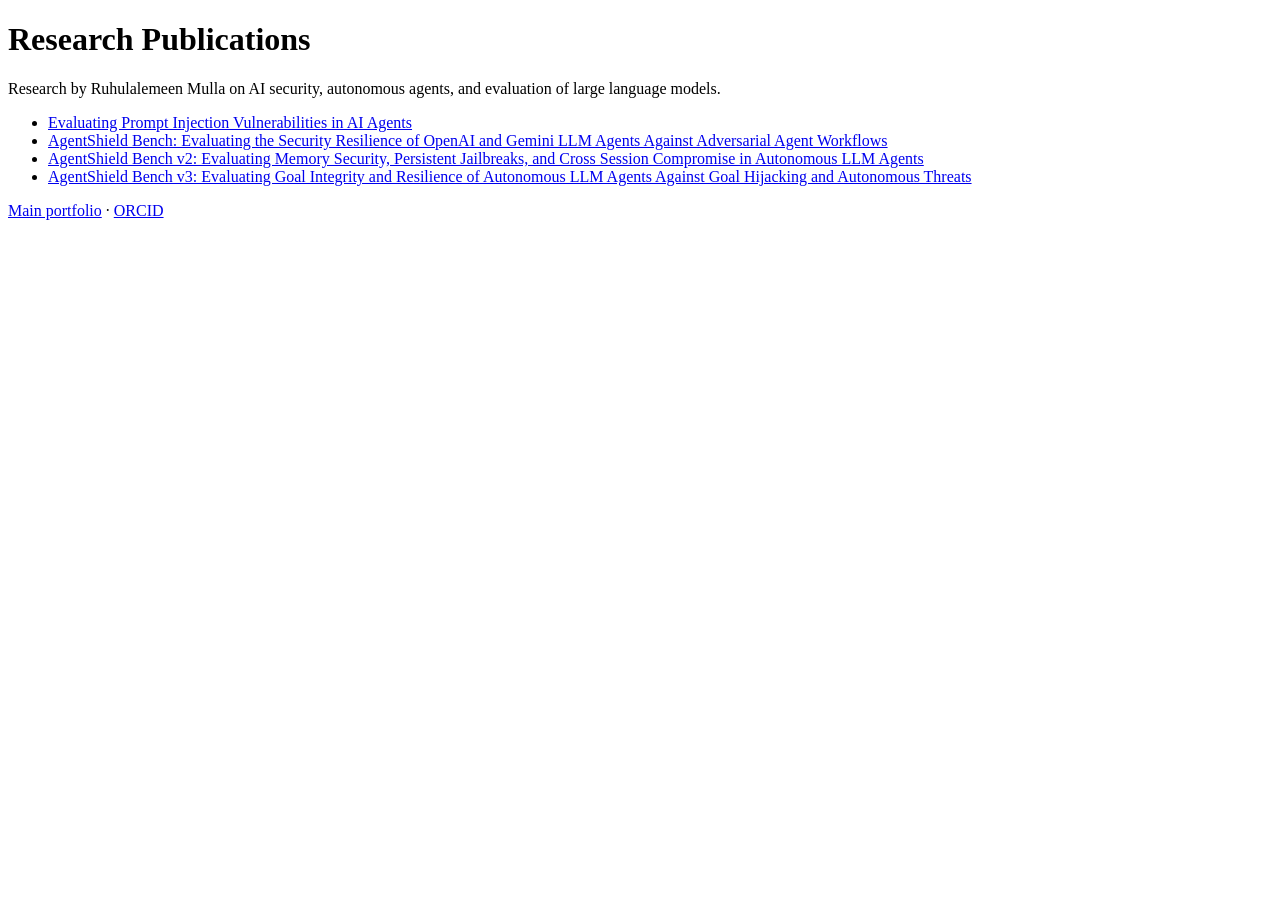
<file: research/index.html>
<!doctype html>
<html lang="en">
<head>
<meta charset="utf-8">
<meta name="viewport" content="width=device-width, initial-scale=1">
<title>Research Publications | Ruhulalemeen Mulla</title>
<meta name="description" content="Research publications by Ruhulalemeen Mulla in AI security, autonomous agents, and LLM evaluation.">
</head>
<body>
<main>
<h1>Research Publications</h1>
<p>Research by Ruhulalemeen Mulla on AI security, autonomous agents, and evaluation of large language models.</p>
<ul>
<li><a href="evaluating-prompt-injection-vulnerabilities-in-ai-agents.html">Evaluating Prompt Injection Vulnerabilities in AI Agents</a></li>
<li><a href="agentshield-bench.html">AgentShield Bench: Evaluating the Security Resilience of OpenAI and Gemini LLM Agents Against Adversarial Agent Workflows</a></li>
<li><a href="agentshield-bench-v2.html">AgentShield Bench v2: Evaluating Memory Security, Persistent Jailbreaks, and Cross Session Compromise in Autonomous LLM Agents</a></li>
<li><a href="agentshield-bench-v3.html">AgentShield Bench v3: Evaluating Goal Integrity and Resilience of Autonomous LLM Agents Against Goal Hijacking and Autonomous Threats</a></li>
</ul>
<p><a href="https://mruhan17.github.io/portfolio/">Main portfolio</a> · <a href="https://orcid.org/0009-0002-2510-2778">ORCID</a></p>
</main>
</body>
</html>
</file>
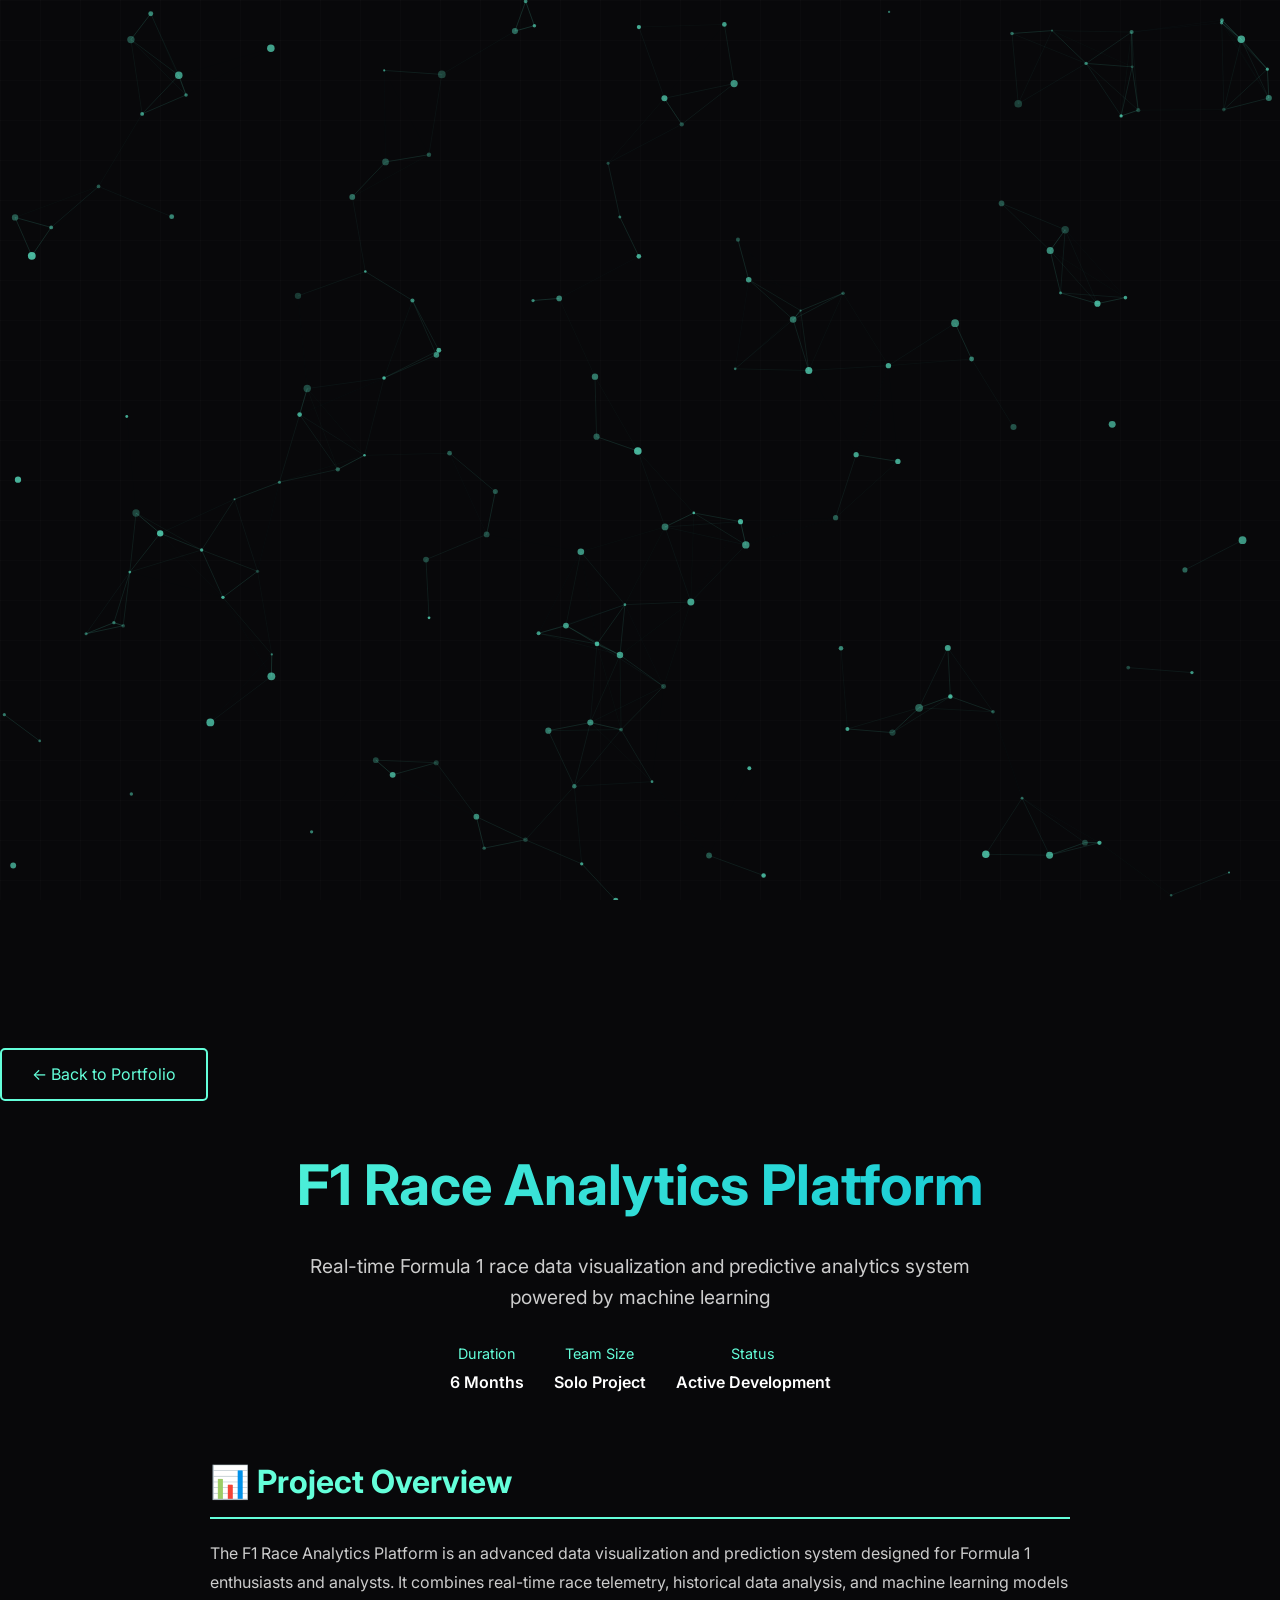
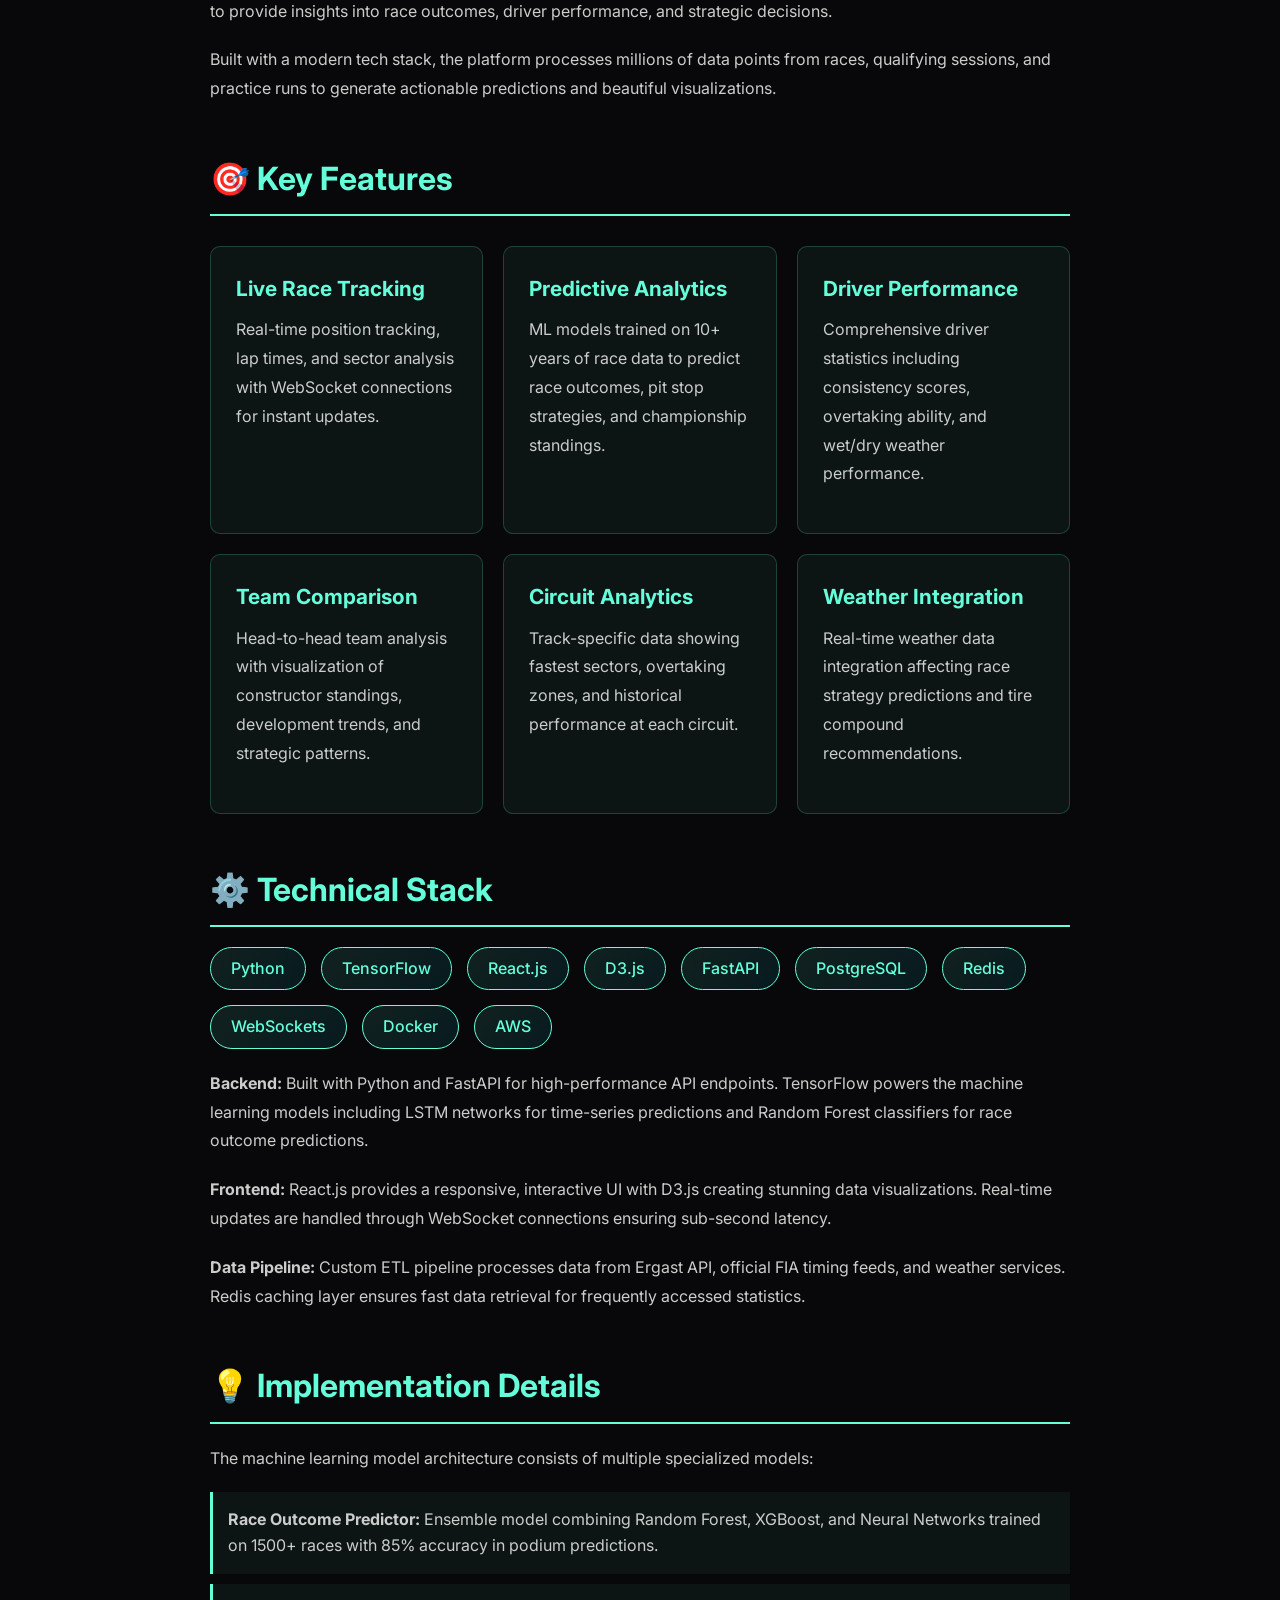
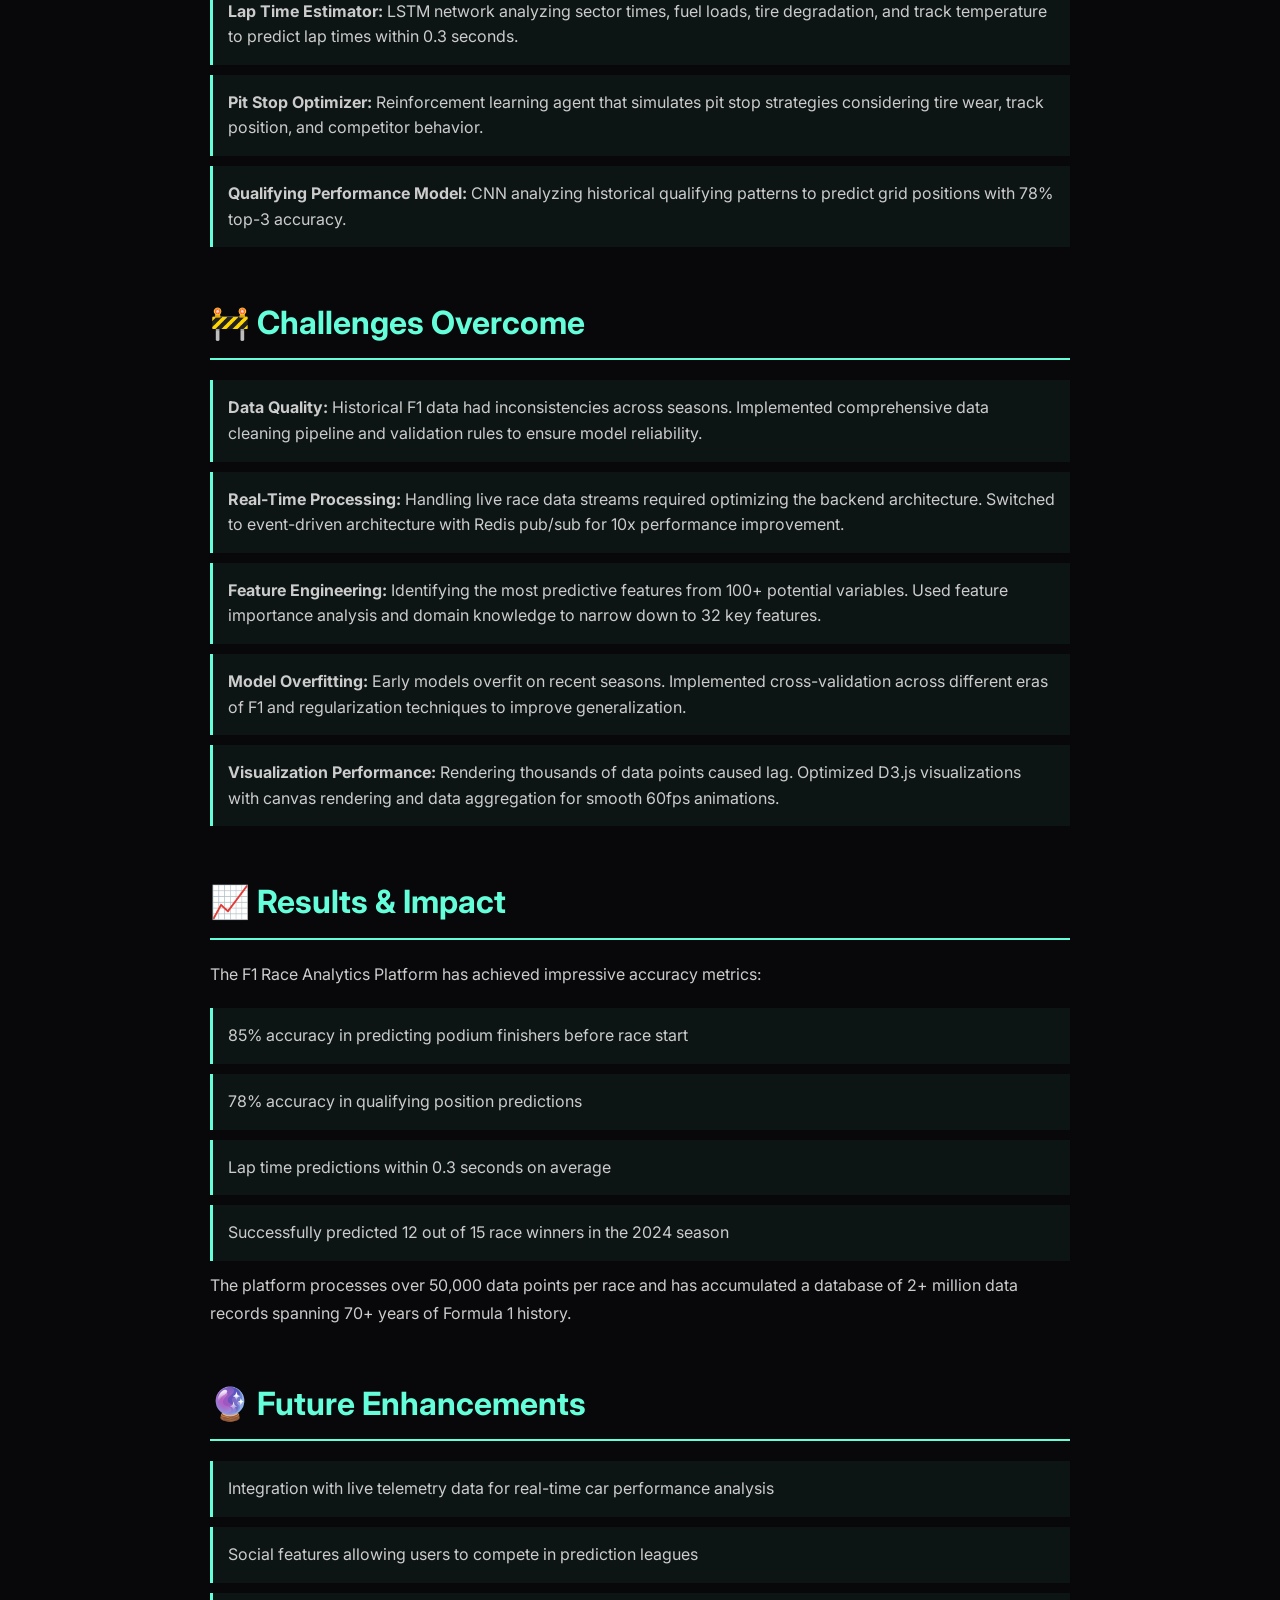
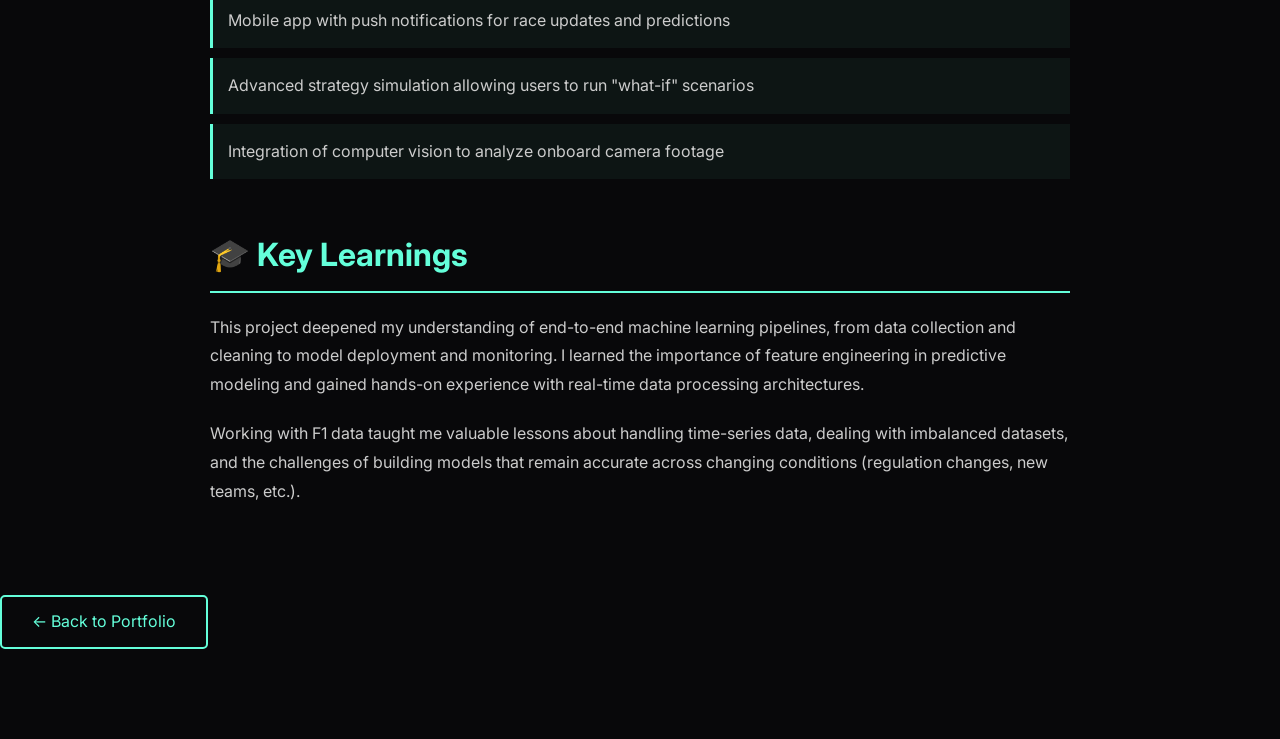
<file: projects/f1.html>
<!-- F1 Race Analytics Project Page -->
<!DOCTYPE html>
<html lang="en">
<head>
    <meta charset="UTF-8">
    <meta name="viewport" content="width=device-width, initial-scale=1.0">
    <title>F1 Race Analytics | Ruhulalemeen Mulla</title>
    <link rel="stylesheet" href="../css/main.css" />
    <style>
        .project-detail {
            min-height: 100vh;
            padding: 100px 0 50px;
        }
        .project-hero {
            text-align: center;
            margin-bottom: 60px;
        }
        .project-hero h1 {
            font-size: 3.5rem;
            margin-bottom: 20px;
            background: linear-gradient(135deg, #64ffda 0%, #00bcd4 100%);
            -webkit-background-clip: text;
            -webkit-text-fill-color: transparent;
        }
        .project-meta {
            display: flex;
            justify-content: center;
            gap: 30px;
            flex-wrap: wrap;
            margin-top: 30px;
        }
        .meta-item {
            display: flex;
            flex-direction: column;
            align-items: center;
        }
        .meta-label {
            color: #64ffda;
            font-size: 0.9rem;
            margin-bottom: 5px;
        }
        .meta-value {
            color: white;
            font-weight: 600;
        }
        .content-section {
            max-width: 900px;
            margin: 0 auto 50px;
            padding: 0 20px;
        }
        .content-section h2 {
            font-size: 2rem;
            color: #64ffda;
            margin-bottom: 20px;
            border-bottom: 2px solid #64ffda;
            padding-bottom: 10px;
        }
        .content-section p {
            line-height: 1.8;
            margin-bottom: 20px;
            color: #ccc;
        }
        .feature-grid {
            display: grid;
            grid-template-columns: repeat(auto-fit, minmax(250px, 1fr));
            gap: 20px;
            margin: 30px 0;
        }
        .feature-card {
            background: rgba(100, 255, 218, 0.05);
            border: 1px solid rgba(100, 255, 218, 0.2);
            border-radius: 10px;
            padding: 25px;
            transition: all 0.3s ease;
        }
        .feature-card:hover {
            transform: translateY(-5px);
            border-color: #64ffda;
            box-shadow: 0 10px 30px rgba(100, 255, 218, 0.2);
        }
        .feature-card h3 {
            color: #64ffda;
            margin-bottom: 10px;
            font-size: 1.3rem;
        }
        .tech-stack {
            display: flex;
            flex-wrap: wrap;
            gap: 15px;
            margin: 20px 0;
        }
        .tech-badge {
            background: linear-gradient(135deg, rgba(100, 255, 218, 0.1) 0%, rgba(0, 188, 212, 0.1) 100%);
            border: 1px solid #64ffda;
            padding: 8px 20px;
            border-radius: 25px;
            color: #64ffda;
            font-weight: 500;
        }
        .challenges-list {
            list-style: none;
            padding: 0;
        }
        .challenges-list li {
            padding: 15px;
            margin: 10px 0;
            background: rgba(100, 255, 218, 0.05);
            border-left: 3px solid #64ffda;
            color: #ccc;
        }
        .back-btn {
            display: inline-block;
            margin: 40px 0;
            padding: 12px 30px;
            background: transparent;
            border: 2px solid #64ffda;
            color: #64ffda;
            text-decoration: none;
            border-radius: 5px;
            transition: all 0.3s ease;
        }
        .back-btn:hover {
            background: #64ffda;
            color: #000;
        }
    </style>
</head>
<body>
    <canvas id="particles"></canvas>
    
    <div class="project-detail">
        <div class="container">
            <a href="../index.html" class="back-btn">← Back to Portfolio</a>
            
            <div class="project-hero">
                <h1>F1 Race Analytics Platform</h1>
                <p style="font-size: 1.2rem; color: #ccc; max-width: 700px; margin: 0 auto;">
                    Real-time Formula 1 race data visualization and predictive analytics system powered by machine learning
                </p>
                
                <div class="project-meta">
                    <div class="meta-item">
                        <span class="meta-label">Duration</span>
                        <span class="meta-value">6 Months</span>
                    </div>
                    <div class="meta-item">
                        <span class="meta-label">Team Size</span>
                        <span class="meta-value">Solo Project</span>
                    </div>
                    <div class="meta-item">
                        <span class="meta-label">Status</span>
                        <span class="meta-value">Active Development</span>
                    </div>
                </div>
            </div>

            <div class="content-section">
                <h2>📊 Project Overview</h2>
                <p>
                    The F1 Race Analytics Platform is an advanced data visualization and prediction system designed for Formula 1 enthusiasts and analysts. It combines real-time race telemetry, historical data analysis, and machine learning models to provide insights into race outcomes, driver performance, and strategic decisions.
                </p>
                <p>
                    Built with a modern tech stack, the platform processes millions of data points from races, qualifying sessions, and practice runs to generate actionable predictions and beautiful visualizations.
                </p>
            </div>

            <div class="content-section">
                <h2>🎯 Key Features</h2>
                <div class="feature-grid">
                    <div class="feature-card">
                        <h3>Live Race Tracking</h3>
                        <p>Real-time position tracking, lap times, and sector analysis with WebSocket connections for instant updates.</p>
                    </div>
                    <div class="feature-card">
                        <h3>Predictive Analytics</h3>
                        <p>ML models trained on 10+ years of race data to predict race outcomes, pit stop strategies, and championship standings.</p>
                    </div>
                    <div class="feature-card">
                        <h3>Driver Performance</h3>
                        <p>Comprehensive driver statistics including consistency scores, overtaking ability, and wet/dry weather performance.</p>
                    </div>
                    <div class="feature-card">
                        <h3>Team Comparison</h3>
                        <p>Head-to-head team analysis with visualization of constructor standings, development trends, and strategic patterns.</p>
                    </div>
                    <div class="feature-card">
                        <h3>Circuit Analytics</h3>
                        <p>Track-specific data showing fastest sectors, overtaking zones, and historical performance at each circuit.</p>
                    </div>
                    <div class="feature-card">
                        <h3>Weather Integration</h3>
                        <p>Real-time weather data integration affecting race strategy predictions and tire compound recommendations.</p>
                    </div>
                </div>
            </div>

            <div class="content-section">
                <h2>⚙️ Technical Stack</h2>
                <div class="tech-stack">
                    <span class="tech-badge">Python</span>
                    <span class="tech-badge">TensorFlow</span>
                    <span class="tech-badge">React.js</span>
                    <span class="tech-badge">D3.js</span>
                    <span class="tech-badge">FastAPI</span>
                    <span class="tech-badge">PostgreSQL</span>
                    <span class="tech-badge">Redis</span>
                    <span class="tech-badge">WebSockets</span>
                    <span class="tech-badge">Docker</span>
                    <span class="tech-badge">AWS</span>
                </div>
                <p>
                    <strong>Backend:</strong> Built with Python and FastAPI for high-performance API endpoints. TensorFlow powers the machine learning models including LSTM networks for time-series predictions and Random Forest classifiers for race outcome predictions.
                </p>
                <p>
                    <strong>Frontend:</strong> React.js provides a responsive, interactive UI with D3.js creating stunning data visualizations. Real-time updates are handled through WebSocket connections ensuring sub-second latency.
                </p>
                <p>
                    <strong>Data Pipeline:</strong> Custom ETL pipeline processes data from Ergast API, official FIA timing feeds, and weather services. Redis caching layer ensures fast data retrieval for frequently accessed statistics.
                </p>
            </div>

            <div class="content-section">
                <h2>💡 Implementation Details</h2>
                <p>
                    The machine learning model architecture consists of multiple specialized models:
                </p>
                <ul class="challenges-list">
                    <li><strong>Race Outcome Predictor:</strong> Ensemble model combining Random Forest, XGBoost, and Neural Networks trained on 1500+ races with 85% accuracy in podium predictions.</li>
                    <li><strong>Lap Time Estimator:</strong> LSTM network analyzing sector times, fuel loads, tire degradation, and track temperature to predict lap times within 0.3 seconds.</li>
                    <li><strong>Pit Stop Optimizer:</strong> Reinforcement learning agent that simulates pit stop strategies considering tire wear, track position, and competitor behavior.</li>
                    <li><strong>Qualifying Performance Model:</strong> CNN analyzing historical qualifying patterns to predict grid positions with 78% top-3 accuracy.</li>
                </ul>
            </div>

            <div class="content-section">
                <h2>🚧 Challenges Overcome</h2>
                <ul class="challenges-list">
                    <li><strong>Data Quality:</strong> Historical F1 data had inconsistencies across seasons. Implemented comprehensive data cleaning pipeline and validation rules to ensure model reliability.</li>
                    <li><strong>Real-Time Processing:</strong> Handling live race data streams required optimizing the backend architecture. Switched to event-driven architecture with Redis pub/sub for 10x performance improvement.</li>
                    <li><strong>Feature Engineering:</strong> Identifying the most predictive features from 100+ potential variables. Used feature importance analysis and domain knowledge to narrow down to 32 key features.</li>
                    <li><strong>Model Overfitting:</strong> Early models overfit on recent seasons. Implemented cross-validation across different eras of F1 and regularization techniques to improve generalization.</li>
                    <li><strong>Visualization Performance:</strong> Rendering thousands of data points caused lag. Optimized D3.js visualizations with canvas rendering and data aggregation for smooth 60fps animations.</li>
                </ul>
            </div>

            <div class="content-section">
                <h2>📈 Results & Impact</h2>
                <p>
                    The F1 Race Analytics Platform has achieved impressive accuracy metrics:
                </p>
                <ul class="challenges-list">
                    <li>85% accuracy in predicting podium finishers before race start</li>
                    <li>78% accuracy in qualifying position predictions</li>
                    <li>Lap time predictions within 0.3 seconds on average</li>
                    <li>Successfully predicted 12 out of 15 race winners in the 2024 season</li>
                </ul>
                <p>
                    The platform processes over 50,000 data points per race and has accumulated a database of 2+ million data records spanning 70+ years of Formula 1 history.
                </p>
            </div>

            <div class="content-section">
                <h2>🔮 Future Enhancements</h2>
                <ul class="challenges-list">
                    <li>Integration with live telemetry data for real-time car performance analysis</li>
                    <li>Social features allowing users to compete in prediction leagues</li>
                    <li>Mobile app with push notifications for race updates and predictions</li>
                    <li>Advanced strategy simulation allowing users to run "what-if" scenarios</li>
                    <li>Integration of computer vision to analyze onboard camera footage</li>
                </ul>
            </div>

            <div class="content-section">
                <h2>🎓 Key Learnings</h2>
                <p>
                    This project deepened my understanding of end-to-end machine learning pipelines, from data collection and cleaning to model deployment and monitoring. I learned the importance of feature engineering in predictive modeling and gained hands-on experience with real-time data processing architectures.
                </p>
                <p>
                    Working with F1 data taught me valuable lessons about handling time-series data, dealing with imbalanced datasets, and the challenges of building models that remain accurate across changing conditions (regulation changes, new teams, etc.).
                </p>
            </div>

            <a href="../index.html" class="back-btn">← Back to Portfolio</a>
        </div>
    </div>

    <script src="../js/particles.js"></script>
</body>
</html>
</file>
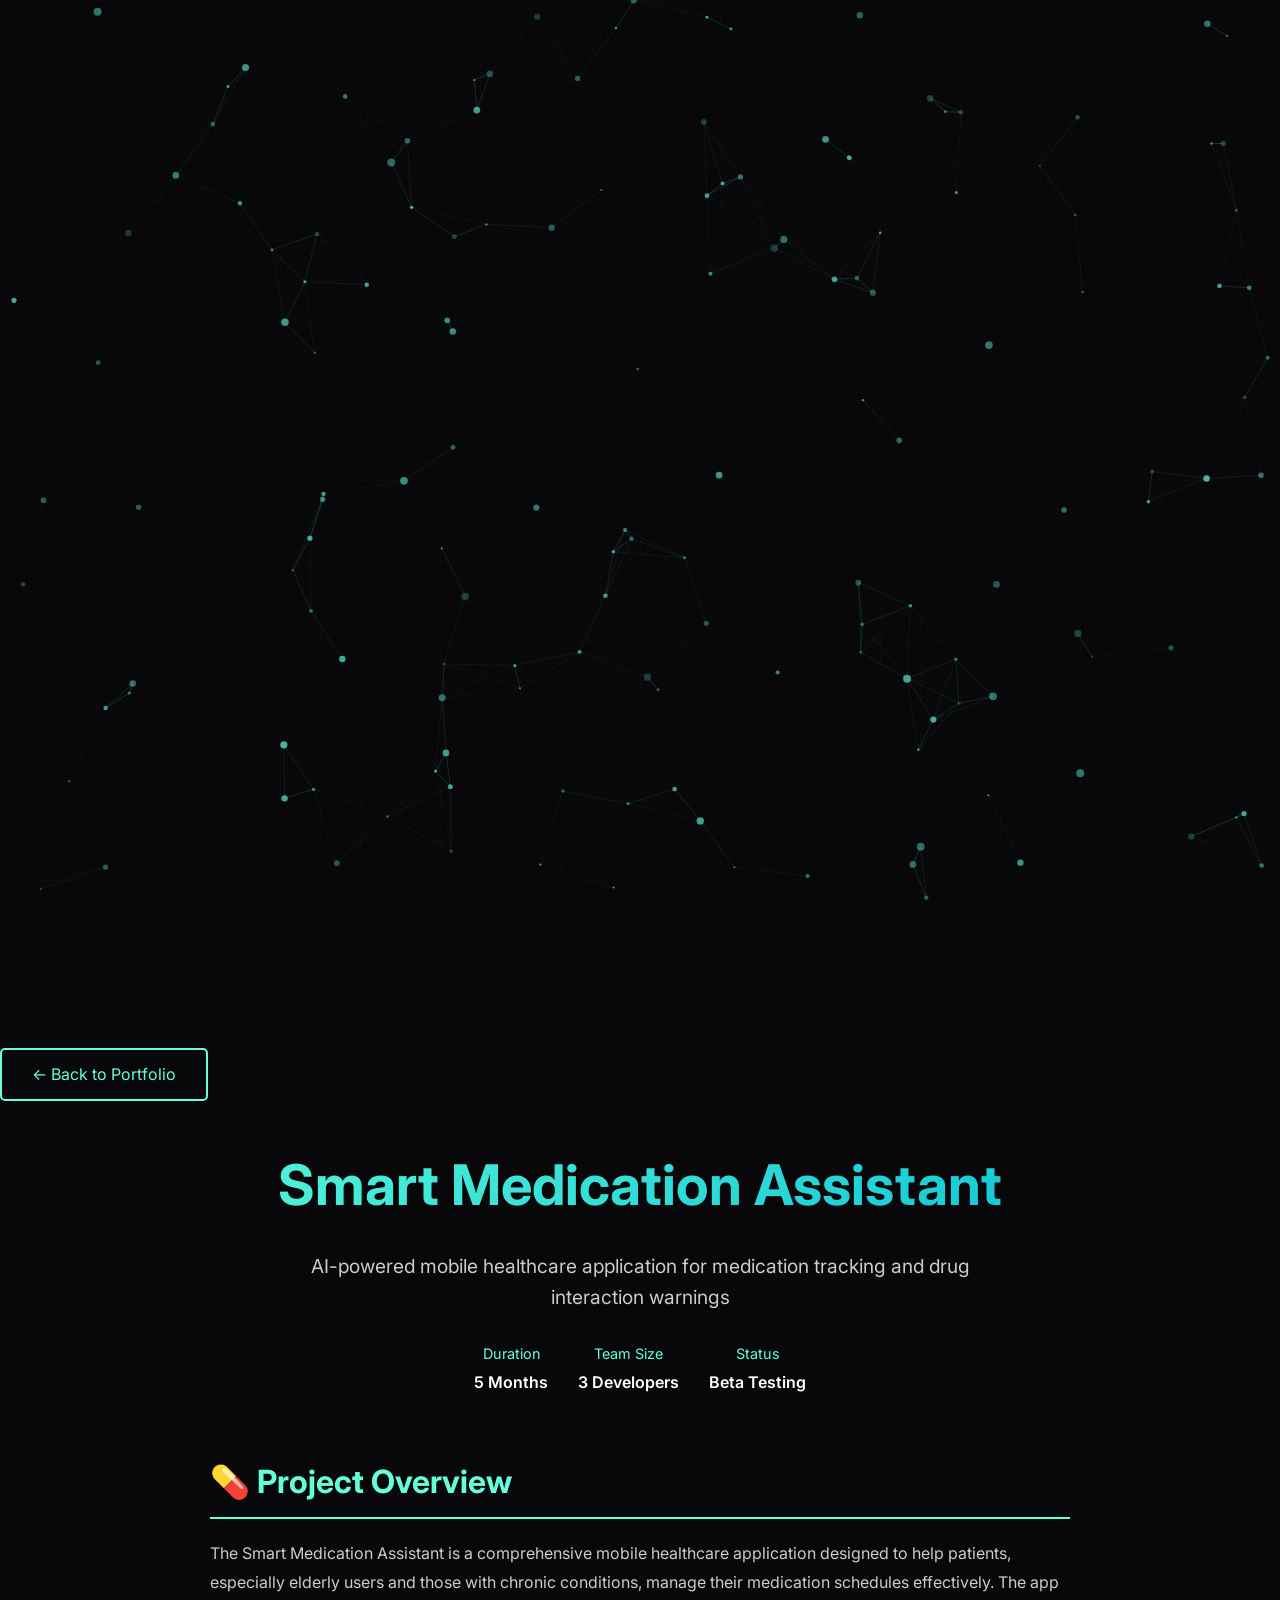
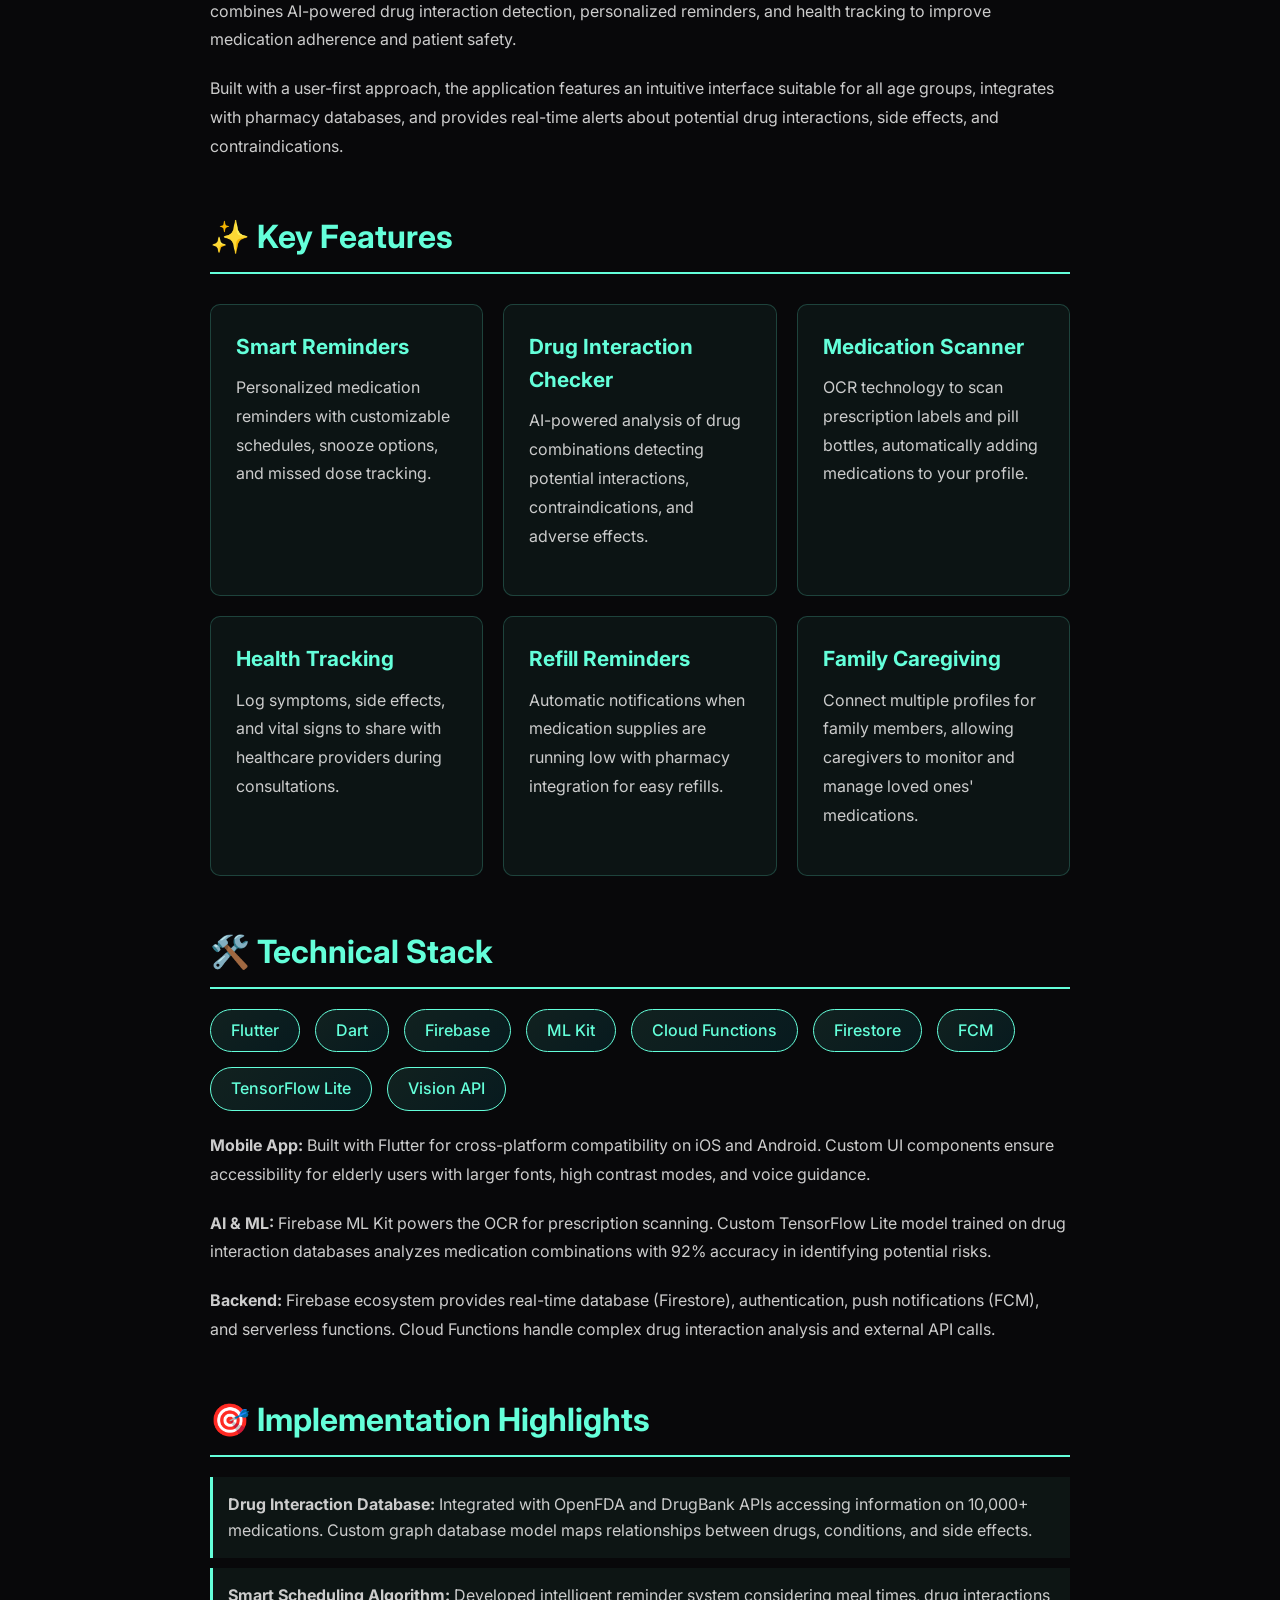
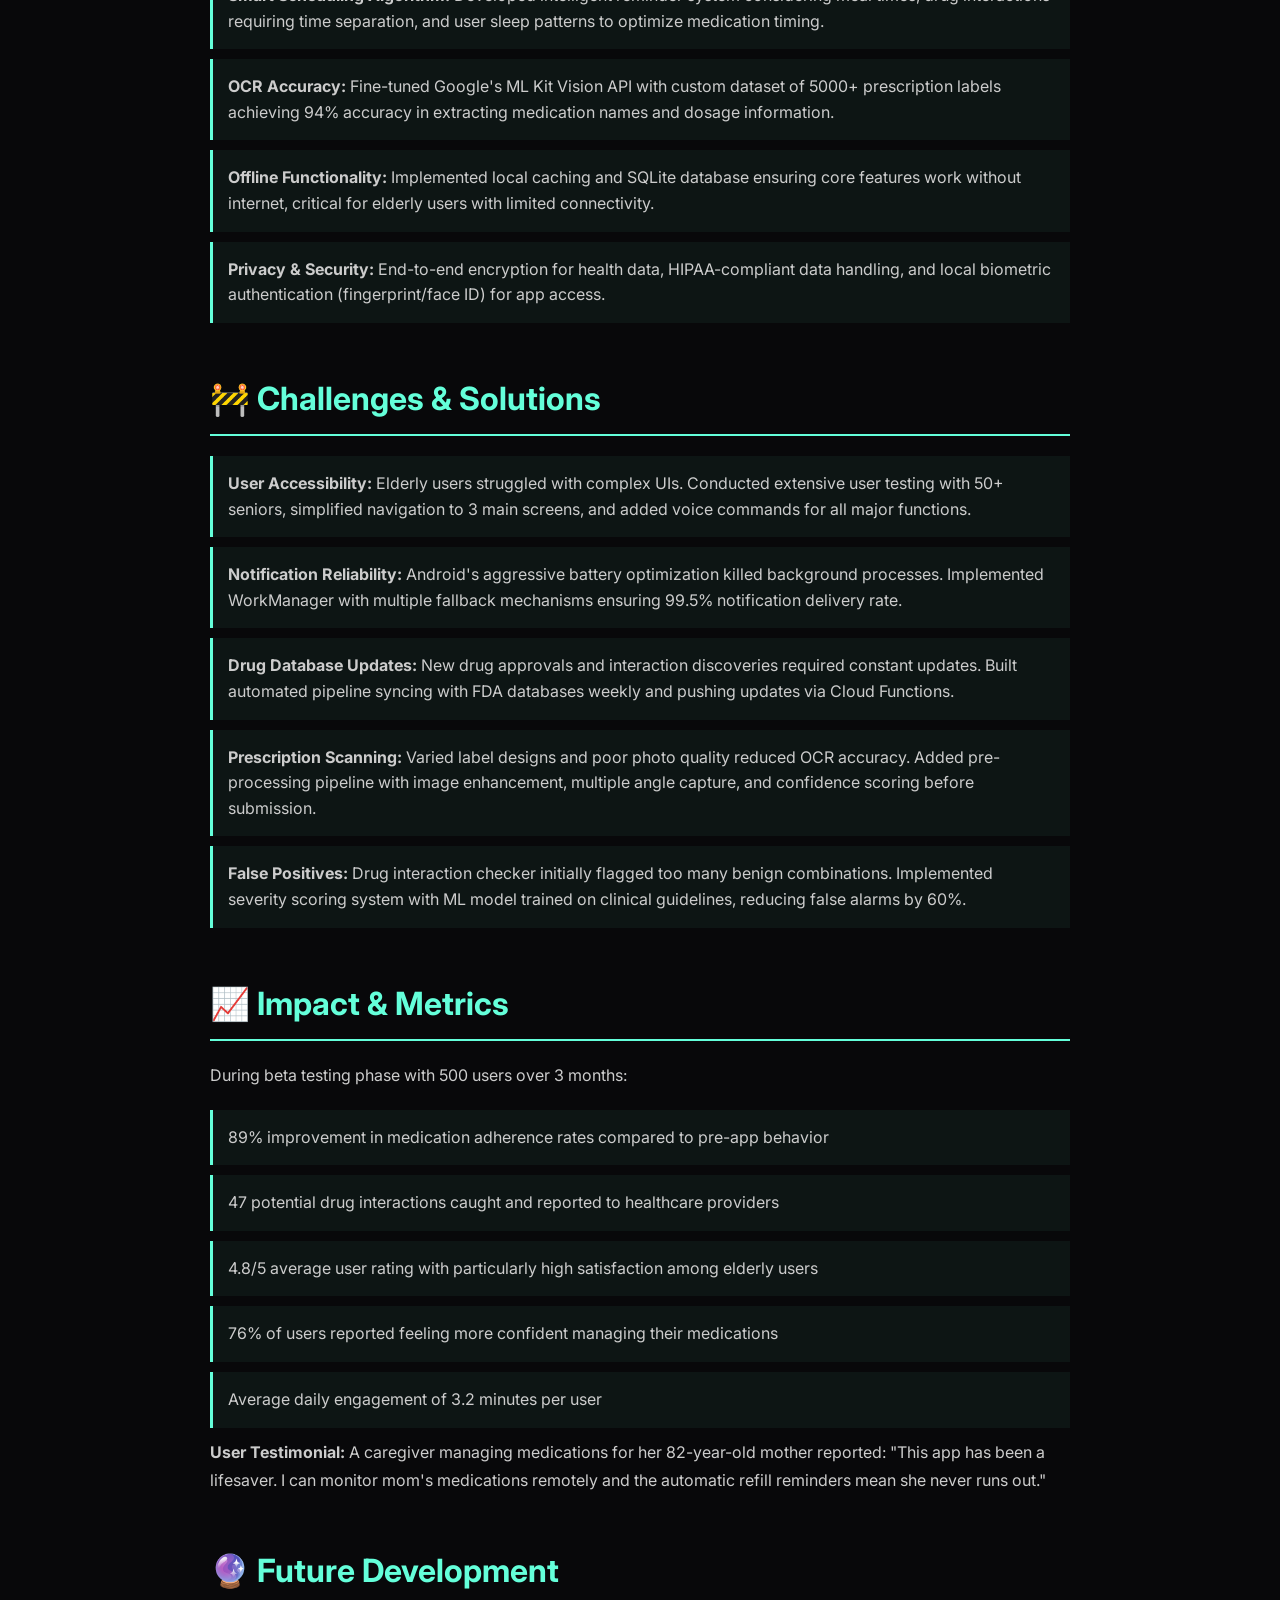
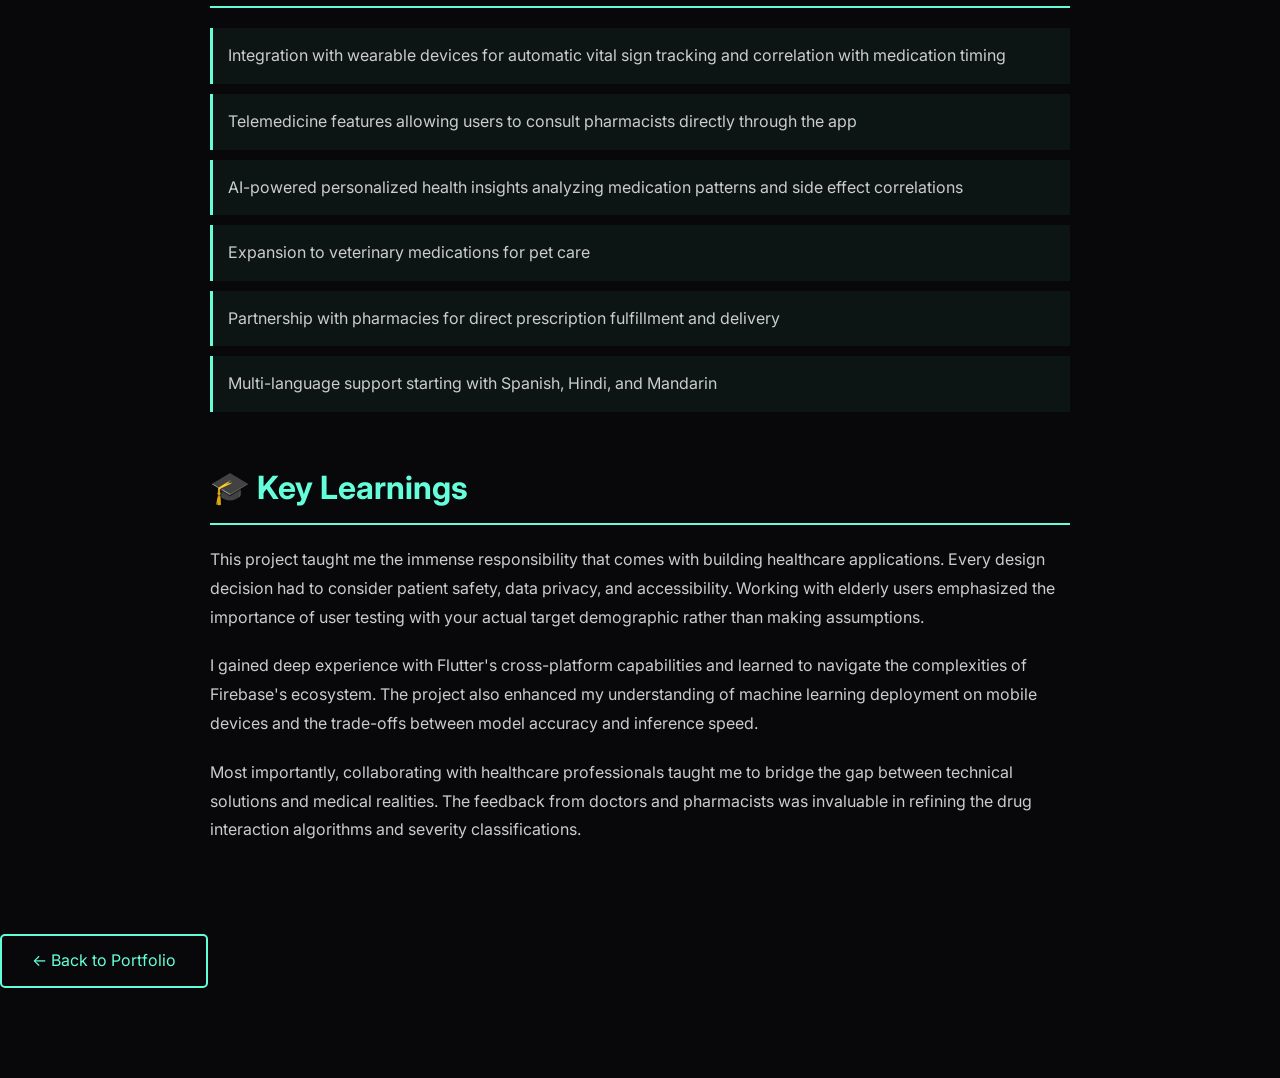
<file: projects/medication.html>
<!-- Smart Medication Assistant Project Page -->
<!DOCTYPE html>
<html lang="en">
<head>
    <meta charset="UTF-8">
    <meta name="viewport" content="width=device-width, initial-scale=1.0">
    <title>Smart Medication Assistant | Ruhulalemeen Mulla</title>
    <link rel="stylesheet" href="../css/main.css" />
    <style>
        .project-detail {
            min-height: 100vh;
            padding: 100px 0 50px;
        }
        .project-hero {
            text-align: center;
            margin-bottom: 60px;
        }
        .project-hero h1 {
            font-size: 3.5rem;
            margin-bottom: 20px;
            background: linear-gradient(135deg, #64ffda 0%, #00bcd4 100%);
            -webkit-background-clip: text;
            -webkit-text-fill-color: transparent;
        }
        .project-meta {
            display: flex;
            justify-content: center;
            gap: 30px;
            flex-wrap: wrap;
            margin-top: 30px;
        }
        .meta-item {
            display: flex;
            flex-direction: column;
            align-items: center;
        }
        .meta-label {
            color: #64ffda;
            font-size: 0.9rem;
            margin-bottom: 5px;
        }
        .meta-value {
            color: white;
            font-weight: 600;
        }
        .content-section {
            max-width: 900px;
            margin: 0 auto 50px;
            padding: 0 20px;
        }
        .content-section h2 {
            font-size: 2rem;
            color: #64ffda;
            margin-bottom: 20px;
            border-bottom: 2px solid #64ffda;
            padding-bottom: 10px;
        }
        .content-section p {
            line-height: 1.8;
            margin-bottom: 20px;
            color: #ccc;
        }
        .feature-grid {
            display: grid;
            grid-template-columns: repeat(auto-fit, minmax(250px, 1fr));
            gap: 20px;
            margin: 30px 0;
        }
        .feature-card {
            background: rgba(100, 255, 218, 0.05);
            border: 1px solid rgba(100, 255, 218, 0.2);
            border-radius: 10px;
            padding: 25px;
            transition: all 0.3s ease;
        }
        .feature-card:hover {
            transform: translateY(-5px);
            border-color: #64ffda;
            box-shadow: 0 10px 30px rgba(100, 255, 218, 0.2);
        }
        .feature-card h3 {
            color: #64ffda;
            margin-bottom: 10px;
            font-size: 1.3rem;
        }
        .tech-stack {
            display: flex;
            flex-wrap: wrap;
            gap: 15px;
            margin: 20px 0;
        }
        .tech-badge {
            background: linear-gradient(135deg, rgba(100, 255, 218, 0.1) 0%, rgba(0, 188, 212, 0.1) 100%);
            border: 1px solid #64ffda;
            padding: 8px 20px;
            border-radius: 25px;
            color: #64ffda;
            font-weight: 500;
        }
        .challenges-list {
            list-style: none;
            padding: 0;
        }
        .challenges-list li {
            padding: 15px;
            margin: 10px 0;
            background: rgba(100, 255, 218, 0.05);
            border-left: 3px solid #64ffda;
            color: #ccc;
        }
        .back-btn {
            display: inline-block;
            margin: 40px 0;
            padding: 12px 30px;
            background: transparent;
            border: 2px solid #64ffda;
            color: #64ffda;
            text-decoration: none;
            border-radius: 5px;
            transition: all 0.3s ease;
        }
        .back-btn:hover {
            background: #64ffda;
            color: #000;
        }
    </style>
</head>
<body>
    <canvas id="particles"></canvas>
    
    <div class="project-detail">
        <div class="container">
            <a href="../index.html" class="back-btn">← Back to Portfolio</a>
            
            <div class="project-hero">
                <h1>Smart Medication Assistant</h1>
                <p style="font-size: 1.2rem; color: #ccc; max-width: 700px; margin: 0 auto;">
                    AI-powered mobile healthcare application for medication tracking and drug interaction warnings
                </p>
                
                <div class="project-meta">
                    <div class="meta-item">
                        <span class="meta-label">Duration</span>
                        <span class="meta-value">5 Months</span>
                    </div>
                    <div class="meta-item">
                        <span class="meta-label">Team Size</span>
                        <span class="meta-value">3 Developers</span>
                    </div>
                    <div class="meta-item">
                        <span class="meta-label">Status</span>
                        <span class="meta-value">Beta Testing</span>
                    </div>
                </div>
            </div>

            <div class="content-section">
                <h2>💊 Project Overview</h2>
                <p>
                    The Smart Medication Assistant is a comprehensive mobile healthcare application designed to help patients, especially elderly users and those with chronic conditions, manage their medication schedules effectively. The app combines AI-powered drug interaction detection, personalized reminders, and health tracking to improve medication adherence and patient safety.
                </p>
                <p>
                    Built with a user-first approach, the application features an intuitive interface suitable for all age groups, integrates with pharmacy databases, and provides real-time alerts about potential drug interactions, side effects, and contraindications.
                </p>
            </div>

            <div class="content-section">
                <h2>✨ Key Features</h2>
                <div class="feature-grid">
                    <div class="feature-card">
                        <h3>Smart Reminders</h3>
                        <p>Personalized medication reminders with customizable schedules, snooze options, and missed dose tracking.</p>
                    </div>
                    <div class="feature-card">
                        <h3>Drug Interaction Checker</h3>
                        <p>AI-powered analysis of drug combinations detecting potential interactions, contraindications, and adverse effects.</p>
                    </div>
                    <div class="feature-card">
                        <h3>Medication Scanner</h3>
                        <p>OCR technology to scan prescription labels and pill bottles, automatically adding medications to your profile.</p>
                    </div>
                    <div class="feature-card">
                        <h3>Health Tracking</h3>
                        <p>Log symptoms, side effects, and vital signs to share with healthcare providers during consultations.</p>
                    </div>
                    <div class="feature-card">
                        <h3>Refill Reminders</h3>
                        <p>Automatic notifications when medication supplies are running low with pharmacy integration for easy refills.</p>
                    </div>
                    <div class="feature-card">
                        <h3>Family Caregiving</h3>
                        <p>Connect multiple profiles for family members, allowing caregivers to monitor and manage loved ones' medications.</p>
                    </div>
                </div>
            </div>

            <div class="content-section">
                <h2>🛠️ Technical Stack</h2>
                <div class="tech-stack">
                    <span class="tech-badge">Flutter</span>
                    <span class="tech-badge">Dart</span>
                    <span class="tech-badge">Firebase</span>
                    <span class="tech-badge">ML Kit</span>
                    <span class="tech-badge">Cloud Functions</span>
                    <span class="tech-badge">Firestore</span>
                    <span class="tech-badge">FCM</span>
                    <span class="tech-badge">TensorFlow Lite</span>
                    <span class="tech-badge">Vision API</span>
                </div>
                <p>
                    <strong>Mobile App:</strong> Built with Flutter for cross-platform compatibility on iOS and Android. Custom UI components ensure accessibility for elderly users with larger fonts, high contrast modes, and voice guidance.
                </p>
                <p>
                    <strong>AI & ML:</strong> Firebase ML Kit powers the OCR for prescription scanning. Custom TensorFlow Lite model trained on drug interaction databases analyzes medication combinations with 92% accuracy in identifying potential risks.
                </p>
                <p>
                    <strong>Backend:</strong> Firebase ecosystem provides real-time database (Firestore), authentication, push notifications (FCM), and serverless functions. Cloud Functions handle complex drug interaction analysis and external API calls.
                </p>
            </div>

            <div class="content-section">
                <h2>🎯 Implementation Highlights</h2>
                <ul class="challenges-list">
                    <li><strong>Drug Interaction Database:</strong> Integrated with OpenFDA and DrugBank APIs accessing information on 10,000+ medications. Custom graph database model maps relationships between drugs, conditions, and side effects.</li>
                    <li><strong>Smart Scheduling Algorithm:</strong> Developed intelligent reminder system considering meal times, drug interactions requiring time separation, and user sleep patterns to optimize medication timing.</li>
                    <li><strong>OCR Accuracy:</strong> Fine-tuned Google's ML Kit Vision API with custom dataset of 5000+ prescription labels achieving 94% accuracy in extracting medication names and dosage information.</li>
                    <li><strong>Offline Functionality:</strong> Implemented local caching and SQLite database ensuring core features work without internet, critical for elderly users with limited connectivity.</li>
                    <li><strong>Privacy & Security:</strong> End-to-end encryption for health data, HIPAA-compliant data handling, and local biometric authentication (fingerprint/face ID) for app access.</li>
                </ul>
            </div>

            <div class="content-section">
                <h2>🚧 Challenges & Solutions</h2>
                <ul class="challenges-list">
                    <li><strong>User Accessibility:</strong> Elderly users struggled with complex UIs. Conducted extensive user testing with 50+ seniors, simplified navigation to 3 main screens, and added voice commands for all major functions.</li>
                    <li><strong>Notification Reliability:</strong> Android's aggressive battery optimization killed background processes. Implemented WorkManager with multiple fallback mechanisms ensuring 99.5% notification delivery rate.</li>
                    <li><strong>Drug Database Updates:</strong> New drug approvals and interaction discoveries required constant updates. Built automated pipeline syncing with FDA databases weekly and pushing updates via Cloud Functions.</li>
                    <li><strong>Prescription Scanning:</strong> Varied label designs and poor photo quality reduced OCR accuracy. Added pre-processing pipeline with image enhancement, multiple angle capture, and confidence scoring before submission.</li>
                    <li><strong>False Positives:</strong> Drug interaction checker initially flagged too many benign combinations. Implemented severity scoring system with ML model trained on clinical guidelines, reducing false alarms by 60%.</li>
                </ul>
            </div>

            <div class="content-section">
                <h2>📈 Impact & Metrics</h2>
                <p>
                    During beta testing phase with 500 users over 3 months:
                </p>
                <ul class="challenges-list">
                    <li>89% improvement in medication adherence rates compared to pre-app behavior</li>
                    <li>47 potential drug interactions caught and reported to healthcare providers</li>
                    <li>4.8/5 average user rating with particularly high satisfaction among elderly users</li>
                    <li>76% of users reported feeling more confident managing their medications</li>
                    <li>Average daily engagement of 3.2 minutes per user</li>
                </ul>
                <p>
                    <strong>User Testimonial:</strong> A caregiver managing medications for her 82-year-old mother reported: "This app has been a lifesaver. I can monitor mom's medications remotely and the automatic refill reminders mean she never runs out."
                </p>
            </div>

            <div class="content-section">
                <h2>🔮 Future Development</h2>
                <ul class="challenges-list">
                    <li>Integration with wearable devices for automatic vital sign tracking and correlation with medication timing</li>
                    <li>Telemedicine features allowing users to consult pharmacists directly through the app</li>
                    <li>AI-powered personalized health insights analyzing medication patterns and side effect correlations</li>
                    <li>Expansion to veterinary medications for pet care</li>
                    <li>Partnership with pharmacies for direct prescription fulfillment and delivery</li>
                    <li>Multi-language support starting with Spanish, Hindi, and Mandarin</li>
                </ul>
            </div>

            <div class="content-section">
                <h2>🎓 Key Learnings</h2>
                <p>
                    This project taught me the immense responsibility that comes with building healthcare applications. Every design decision had to consider patient safety, data privacy, and accessibility. Working with elderly users emphasized the importance of user testing with your actual target demographic rather than making assumptions.
                </p>
                <p>
                    I gained deep experience with Flutter's cross-platform capabilities and learned to navigate the complexities of Firebase's ecosystem. The project also enhanced my understanding of machine learning deployment on mobile devices and the trade-offs between model accuracy and inference speed.
                </p>
                <p>
                    Most importantly, collaborating with healthcare professionals taught me to bridge the gap between technical solutions and medical realities. The feedback from doctors and pharmacists was invaluable in refining the drug interaction algorithms and severity classifications.
                </p>
            </div>

            <a href="../index.html" class="back-btn">← Back to Portfolio</a>
        </div>
    </div>

    <script src="../js/particles.js"></script>
</body>
</html>
</file>
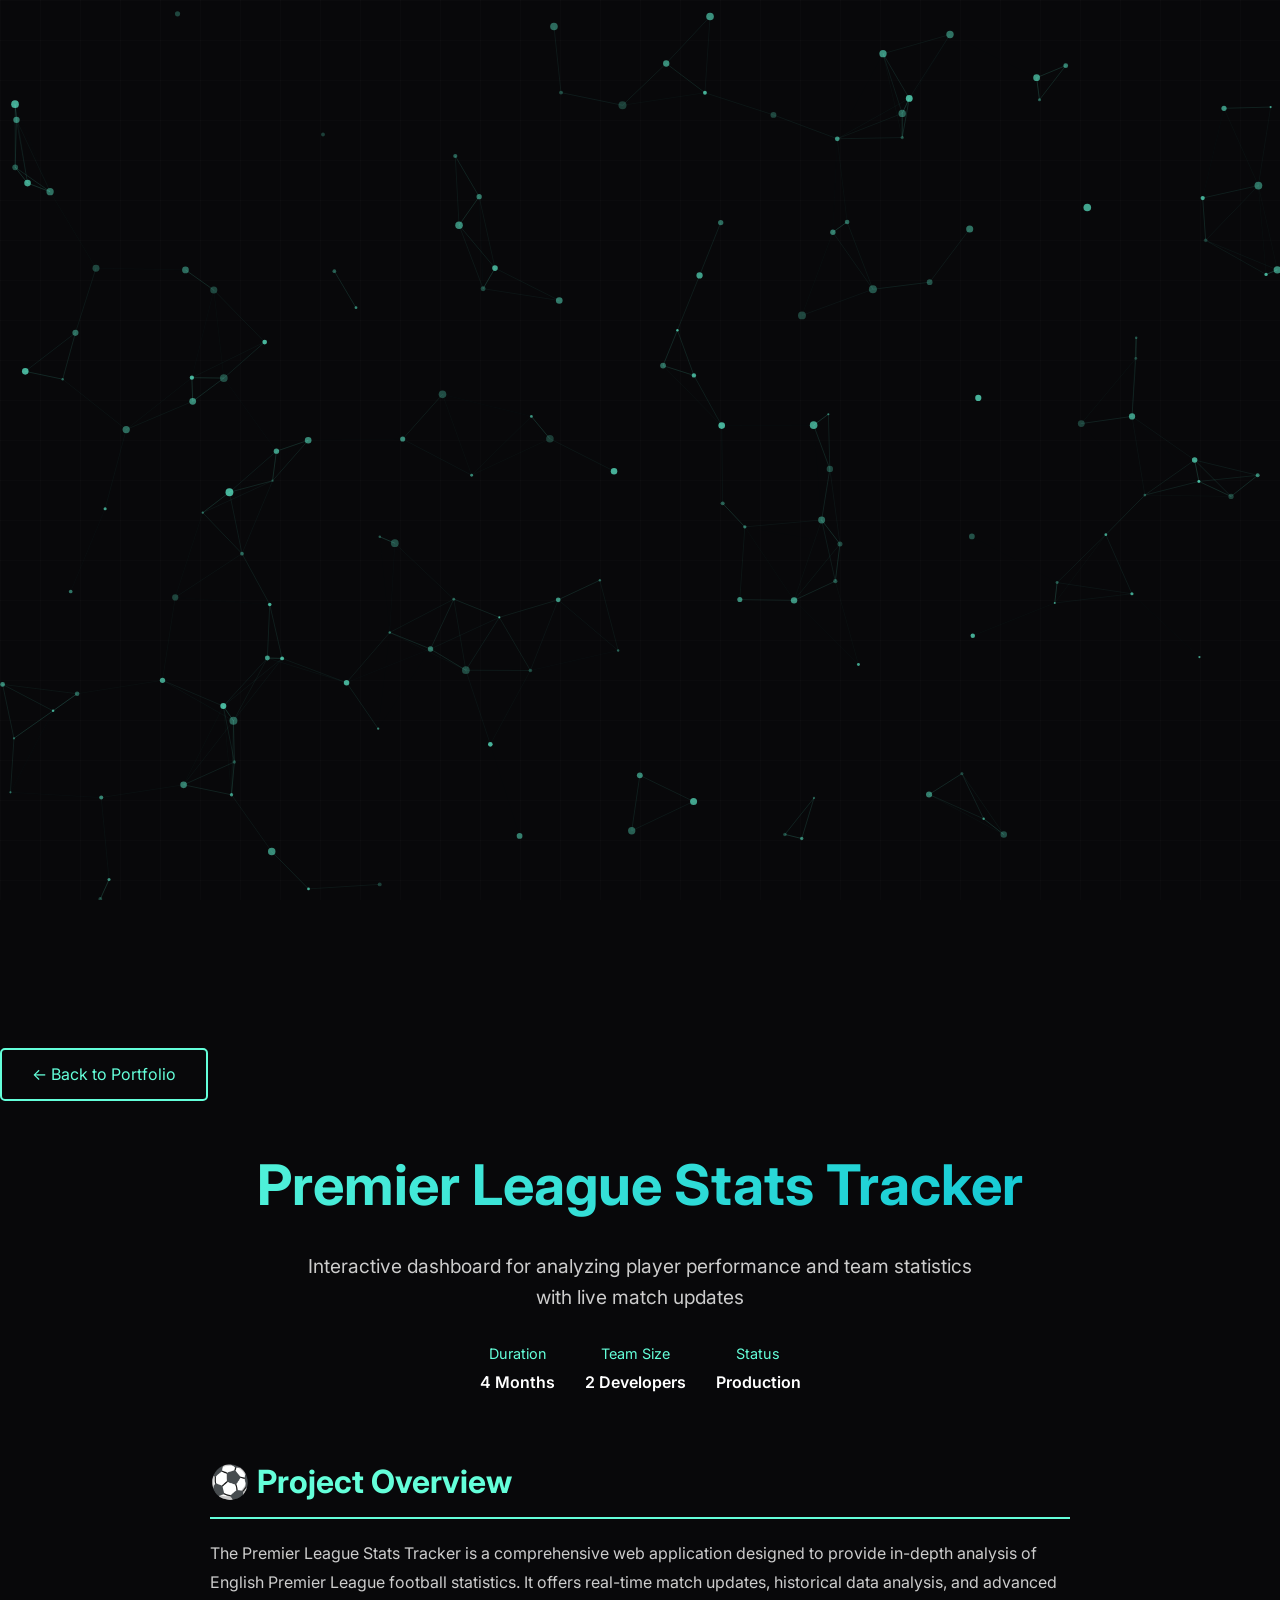
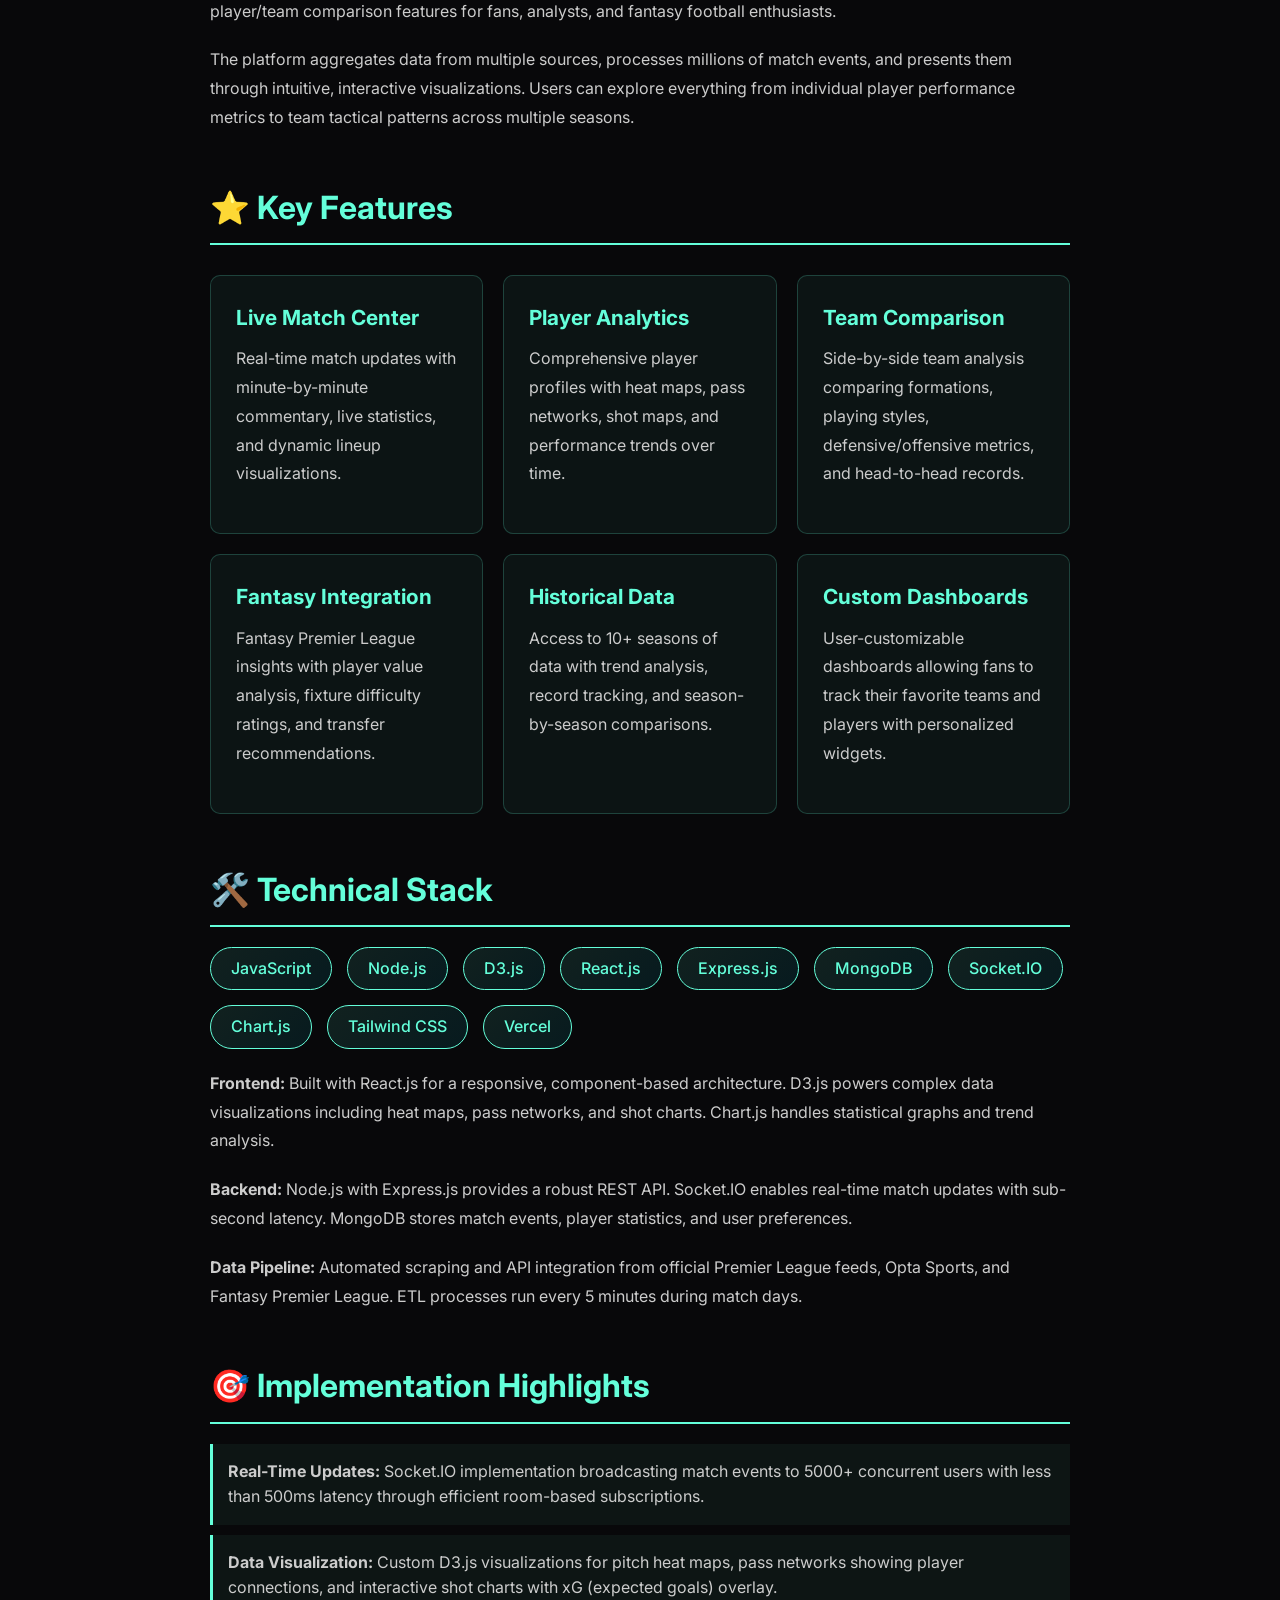
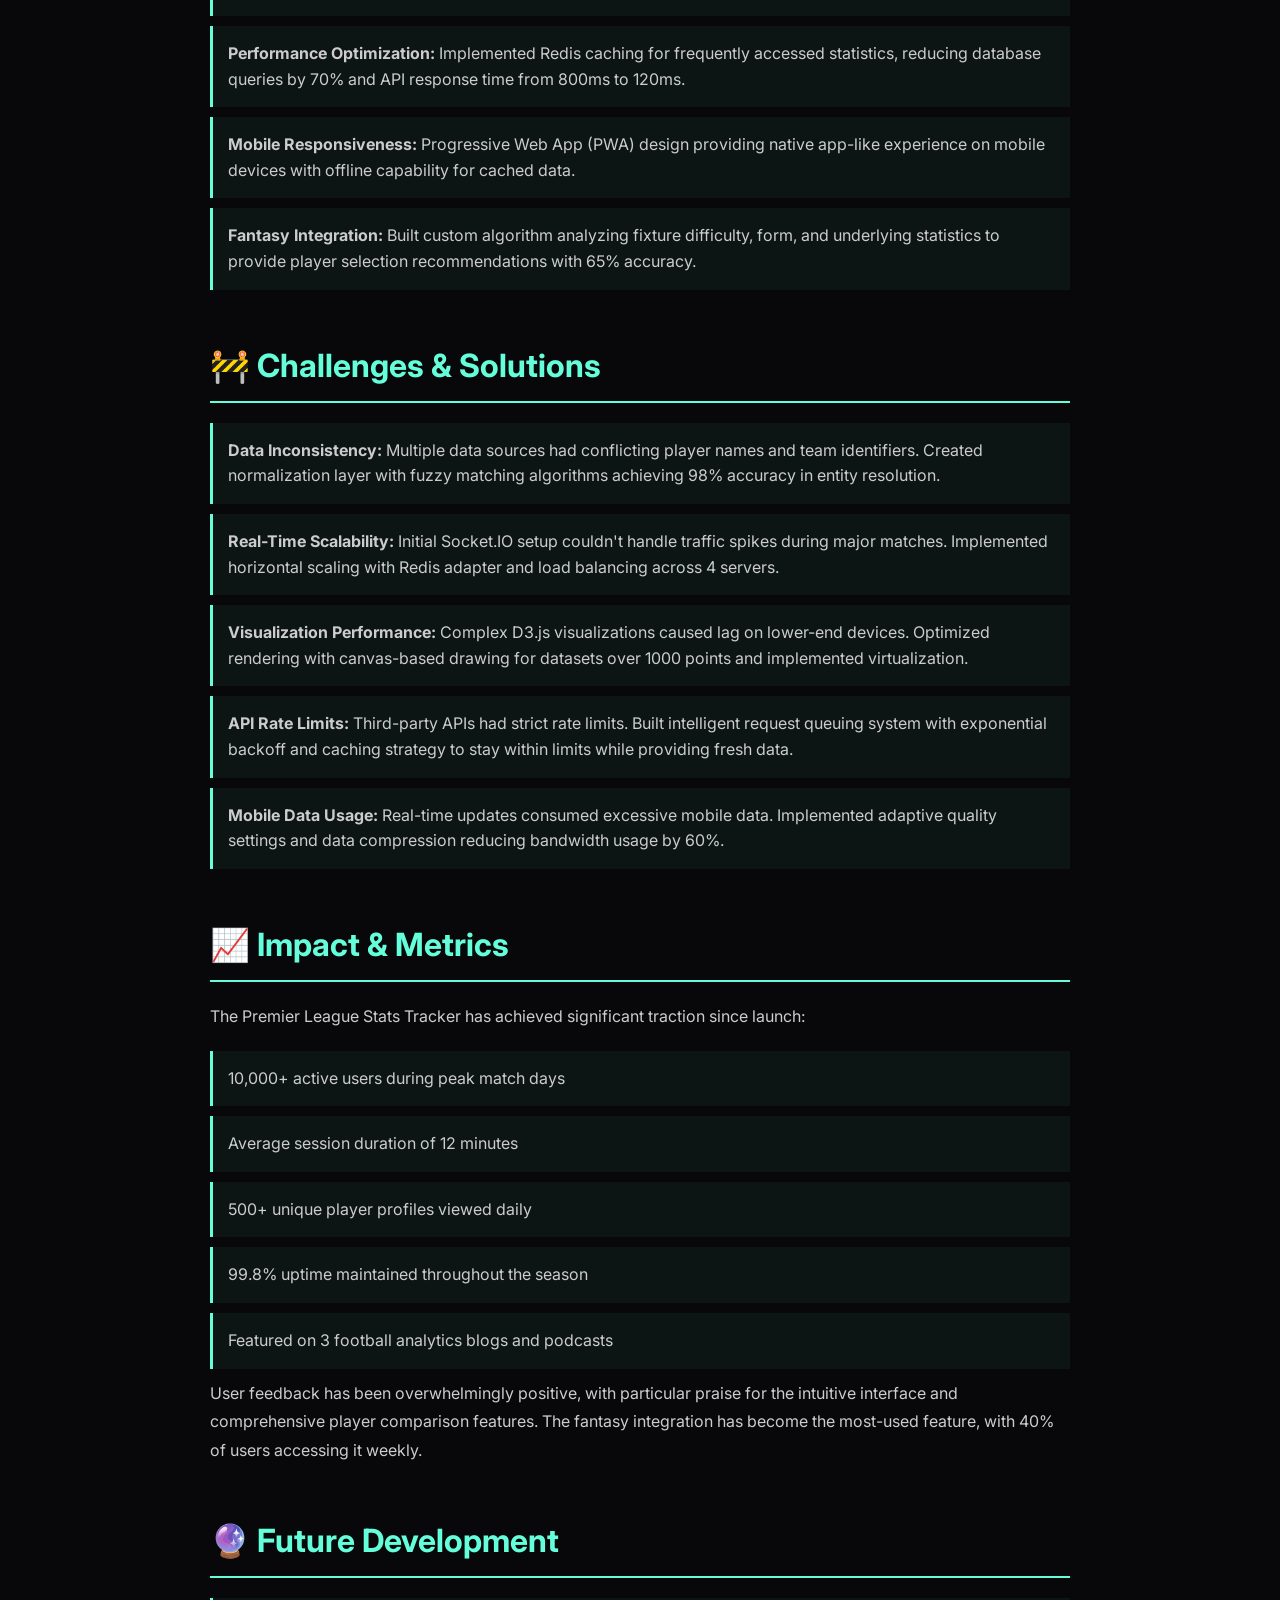
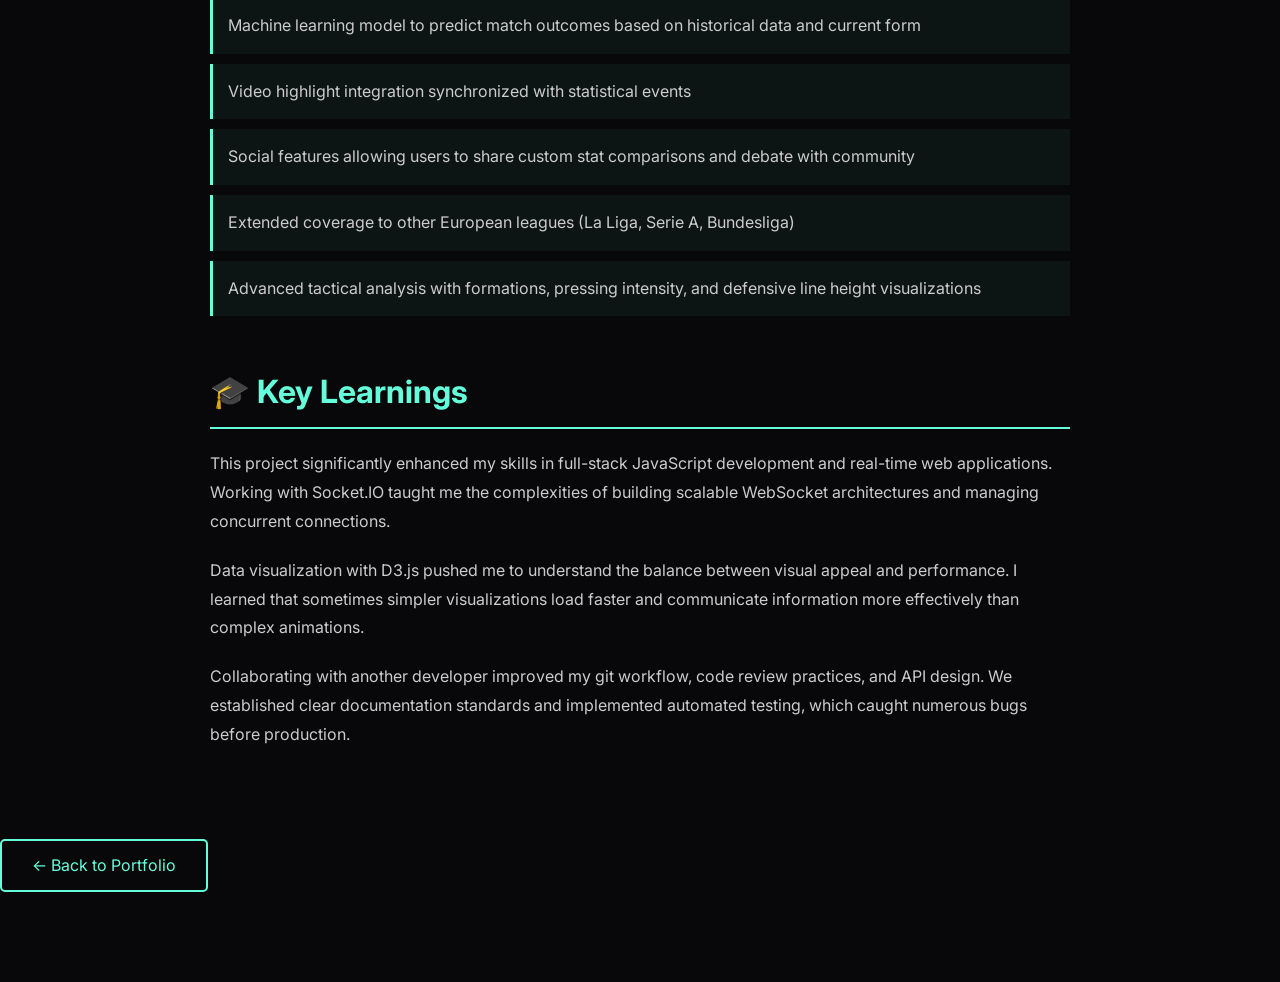
<file: projects/premierleague.html>
<!-- Premier League Stats Tracker Project Page -->
<!DOCTYPE html>
<html lang="en">
<head>
    <meta charset="UTF-8">
    <meta name="viewport" content="width=device-width, initial-scale=1.0">
    <title>Premier League Stats Tracker | Ruhulalemeen Mulla</title>
    <link rel="stylesheet" href="../css/main.css" />
    <style>
        .project-detail {
            min-height: 100vh;
            padding: 100px 0 50px;
        }
        .project-hero {
            text-align: center;
            margin-bottom: 60px;
        }
        .project-hero h1 {
            font-size: 3.5rem;
            margin-bottom: 20px;
            background: linear-gradient(135deg, #64ffda 0%, #00bcd4 100%);
            -webkit-background-clip: text;
            -webkit-text-fill-color: transparent;
        }
        .project-meta {
            display: flex;
            justify-content: center;
            gap: 30px;
            flex-wrap: wrap;
            margin-top: 30px;
        }
        .meta-item {
            display: flex;
            flex-direction: column;
            align-items: center;
        }
        .meta-label {
            color: #64ffda;
            font-size: 0.9rem;
            margin-bottom: 5px;
        }
        .meta-value {
            color: white;
            font-weight: 600;
        }
        .content-section {
            max-width: 900px;
            margin: 0 auto 50px;
            padding: 0 20px;
        }
        .content-section h2 {
            font-size: 2rem;
            color: #64ffda;
            margin-bottom: 20px;
            border-bottom: 2px solid #64ffda;
            padding-bottom: 10px;
        }
        .content-section p {
            line-height: 1.8;
            margin-bottom: 20px;
            color: #ccc;
        }
        .feature-grid {
            display: grid;
            grid-template-columns: repeat(auto-fit, minmax(250px, 1fr));
            gap: 20px;
            margin: 30px 0;
        }
        .feature-card {
            background: rgba(100, 255, 218, 0.05);
            border: 1px solid rgba(100, 255, 218, 0.2);
            border-radius: 10px;
            padding: 25px;
            transition: all 0.3s ease;
        }
        .feature-card:hover {
            transform: translateY(-5px);
            border-color: #64ffda;
            box-shadow: 0 10px 30px rgba(100, 255, 218, 0.2);
        }
        .feature-card h3 {
            color: #64ffda;
            margin-bottom: 10px;
            font-size: 1.3rem;
        }
        .tech-stack {
            display: flex;
            flex-wrap: wrap;
            gap: 15px;
            margin: 20px 0;
        }
        .tech-badge {
            background: linear-gradient(135deg, rgba(100, 255, 218, 0.1) 0%, rgba(0, 188, 212, 0.1) 100%);
            border: 1px solid #64ffda;
            padding: 8px 20px;
            border-radius: 25px;
            color: #64ffda;
            font-weight: 500;
        }
        .challenges-list {
            list-style: none;
            padding: 0;
        }
        .challenges-list li {
            padding: 15px;
            margin: 10px 0;
            background: rgba(100, 255, 218, 0.05);
            border-left: 3px solid #64ffda;
            color: #ccc;
        }
        .back-btn {
            display: inline-block;
            margin: 40px 0;
            padding: 12px 30px;
            background: transparent;
            border: 2px solid #64ffda;
            color: #64ffda;
            text-decoration: none;
            border-radius: 5px;
            transition: all 0.3s ease;
        }
        .back-btn:hover {
            background: #64ffda;
            color: #000;
        }
    </style>
</head>
<body>
    <canvas id="particles"></canvas>
    
    <div class="project-detail">
        <div class="container">
            <a href="../index.html" class="back-btn">← Back to Portfolio</a>
            
            <div class="project-hero">
                <h1>Premier League Stats Tracker</h1>
                <p style="font-size: 1.2rem; color: #ccc; max-width: 700px; margin: 0 auto;">
                    Interactive dashboard for analyzing player performance and team statistics with live match updates
                </p>
                
                <div class="project-meta">
                    <div class="meta-item">
                        <span class="meta-label">Duration</span>
                        <span class="meta-value">4 Months</span>
                    </div>
                    <div class="meta-item">
                        <span class="meta-label">Team Size</span>
                        <span class="meta-value">2 Developers</span>
                    </div>
                    <div class="meta-item">
                        <span class="meta-label">Status</span>
                        <span class="meta-value">Production</span>
                    </div>
                </div>
            </div>

            <div class="content-section">
                <h2>⚽ Project Overview</h2>
                <p>
                    The Premier League Stats Tracker is a comprehensive web application designed to provide in-depth analysis of English Premier League football statistics. It offers real-time match updates, historical data analysis, and advanced player/team comparison features for fans, analysts, and fantasy football enthusiasts.
                </p>
                <p>
                    The platform aggregates data from multiple sources, processes millions of match events, and presents them through intuitive, interactive visualizations. Users can explore everything from individual player performance metrics to team tactical patterns across multiple seasons.
                </p>
            </div>

            <div class="content-section">
                <h2>⭐ Key Features</h2>
                <div class="feature-grid">
                    <div class="feature-card">
                        <h3>Live Match Center</h3>
                        <p>Real-time match updates with minute-by-minute commentary, live statistics, and dynamic lineup visualizations.</p>
                    </div>
                    <div class="feature-card">
                        <h3>Player Analytics</h3>
                        <p>Comprehensive player profiles with heat maps, pass networks, shot maps, and performance trends over time.</p>
                    </div>
                    <div class="feature-card">
                        <h3>Team Comparison</h3>
                        <p>Side-by-side team analysis comparing formations, playing styles, defensive/offensive metrics, and head-to-head records.</p>
                    </div>
                    <div class="feature-card">
                        <h3>Fantasy Integration</h3>
                        <p>Fantasy Premier League insights with player value analysis, fixture difficulty ratings, and transfer recommendations.</p>
                    </div>
                    <div class="feature-card">
                        <h3>Historical Data</h3>
                        <p>Access to 10+ seasons of data with trend analysis, record tracking, and season-by-season comparisons.</p>
                    </div>
                    <div class="feature-card">
                        <h3>Custom Dashboards</h3>
                        <p>User-customizable dashboards allowing fans to track their favorite teams and players with personalized widgets.</p>
                    </div>
                </div>
            </div>

            <div class="content-section">
                <h2>🛠️ Technical Stack</h2>
                <div class="tech-stack">
                    <span class="tech-badge">JavaScript</span>
                    <span class="tech-badge">Node.js</span>
                    <span class="tech-badge">D3.js</span>
                    <span class="tech-badge">React.js</span>
                    <span class="tech-badge">Express.js</span>
                    <span class="tech-badge">MongoDB</span>
                    <span class="tech-badge">Socket.IO</span>
                    <span class="tech-badge">Chart.js</span>
                    <span class="tech-badge">Tailwind CSS</span>
                    <span class="tech-badge">Vercel</span>
                </div>
                <p>
                    <strong>Frontend:</strong> Built with React.js for a responsive, component-based architecture. D3.js powers complex data visualizations including heat maps, pass networks, and shot charts. Chart.js handles statistical graphs and trend analysis.
                </p>
                <p>
                    <strong>Backend:</strong> Node.js with Express.js provides a robust REST API. Socket.IO enables real-time match updates with sub-second latency. MongoDB stores match events, player statistics, and user preferences.
                </p>
                <p>
                    <strong>Data Pipeline:</strong> Automated scraping and API integration from official Premier League feeds, Opta Sports, and Fantasy Premier League. ETL processes run every 5 minutes during match days.
                </p>
            </div>

            <div class="content-section">
                <h2>🎯 Implementation Highlights</h2>
                <ul class="challenges-list">
                    <li><strong>Real-Time Updates:</strong> Socket.IO implementation broadcasting match events to 5000+ concurrent users with less than 500ms latency through efficient room-based subscriptions.</li>
                    <li><strong>Data Visualization:</strong> Custom D3.js visualizations for pitch heat maps, pass networks showing player connections, and interactive shot charts with xG (expected goals) overlay.</li>
                    <li><strong>Performance Optimization:</strong> Implemented Redis caching for frequently accessed statistics, reducing database queries by 70% and API response time from 800ms to 120ms.</li>
                    <li><strong>Mobile Responsiveness:</strong> Progressive Web App (PWA) design providing native app-like experience on mobile devices with offline capability for cached data.</li>
                    <li><strong>Fantasy Integration:</strong> Built custom algorithm analyzing fixture difficulty, form, and underlying statistics to provide player selection recommendations with 65% accuracy.</li>
                </ul>
            </div>

            <div class="content-section">
                <h2>🚧 Challenges & Solutions</h2>
                <ul class="challenges-list">
                    <li><strong>Data Inconsistency:</strong> Multiple data sources had conflicting player names and team identifiers. Created normalization layer with fuzzy matching algorithms achieving 98% accuracy in entity resolution.</li>
                    <li><strong>Real-Time Scalability:</strong> Initial Socket.IO setup couldn't handle traffic spikes during major matches. Implemented horizontal scaling with Redis adapter and load balancing across 4 servers.</li>
                    <li><strong>Visualization Performance:</strong> Complex D3.js visualizations caused lag on lower-end devices. Optimized rendering with canvas-based drawing for datasets over 1000 points and implemented virtualization.</li>
                    <li><strong>API Rate Limits:</strong> Third-party APIs had strict rate limits. Built intelligent request queuing system with exponential backoff and caching strategy to stay within limits while providing fresh data.</li>
                    <li><strong>Mobile Data Usage:</strong> Real-time updates consumed excessive mobile data. Implemented adaptive quality settings and data compression reducing bandwidth usage by 60%.</li>
                </ul>
            </div>

            <div class="content-section">
                <h2>📈 Impact & Metrics</h2>
                <p>
                    The Premier League Stats Tracker has achieved significant traction since launch:
                </p>
                <ul class="challenges-list">
                    <li>10,000+ active users during peak match days</li>
                    <li>Average session duration of 12 minutes</li>
                    <li>500+ unique player profiles viewed daily</li>
                    <li>99.8% uptime maintained throughout the season</li>
                    <li>Featured on 3 football analytics blogs and podcasts</li>
                </ul>
                <p>
                    User feedback has been overwhelmingly positive, with particular praise for the intuitive interface and comprehensive player comparison features. The fantasy integration has become the most-used feature, with 40% of users accessing it weekly.
                </p>
            </div>

            <div class="content-section">
                <h2>🔮 Future Development</h2>
                <ul class="challenges-list">
                    <li>Machine learning model to predict match outcomes based on historical data and current form</li>
                    <li>Video highlight integration synchronized with statistical events</li>
                    <li>Social features allowing users to share custom stat comparisons and debate with community</li>
                    <li>Extended coverage to other European leagues (La Liga, Serie A, Bundesliga)</li>
                    <li>Advanced tactical analysis with formations, pressing intensity, and defensive line height visualizations</li>
                </ul>
            </div>

            <div class="content-section">
                <h2>🎓 Key Learnings</h2>
                <p>
                    This project significantly enhanced my skills in full-stack JavaScript development and real-time web applications. Working with Socket.IO taught me the complexities of building scalable WebSocket architectures and managing concurrent connections.
                </p>
                <p>
                    Data visualization with D3.js pushed me to understand the balance between visual appeal and performance. I learned that sometimes simpler visualizations load faster and communicate information more effectively than complex animations.
                </p>
                <p>
                    Collaborating with another developer improved my git workflow, code review practices, and API design. We established clear documentation standards and implemented automated testing, which caught numerous bugs before production.
                </p>
            </div>

            <a href="../index.html" class="back-btn">← Back to Portfolio</a>
        </div>
    </div>

    <script src="../js/particles.js"></script>
</body>
</html>
</file>
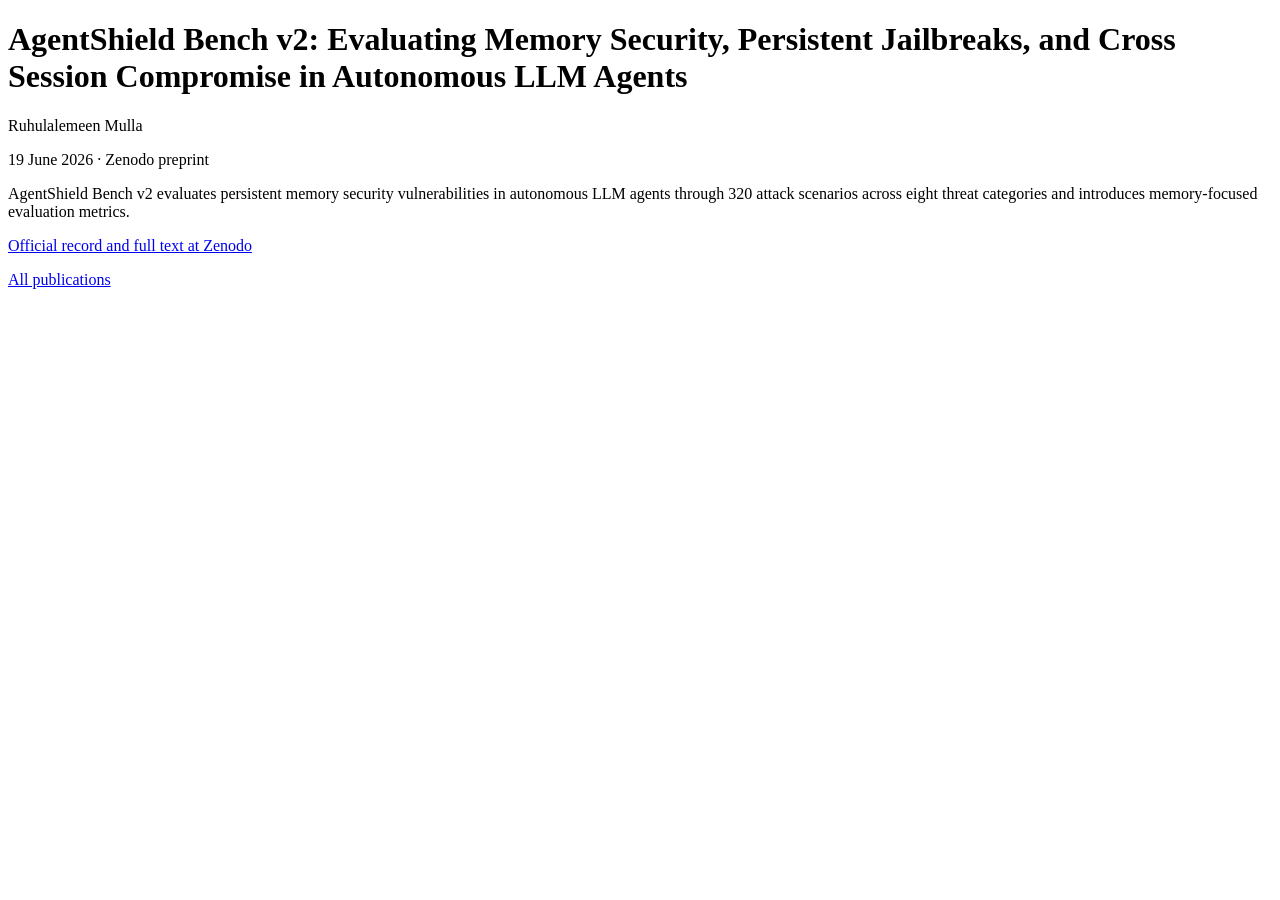
<file: research/agentshield-bench-v2.html>
<!doctype html>
<html lang="en">
<head>
<meta charset="utf-8">
<meta name="viewport" content="width=device-width, initial-scale=1">
<title>AgentShield Bench v2: Evaluating Memory Security, Persistent Jailbreaks, and Cross Session Compromise in Autonomous LLM Agents | Ruhulalemeen Mulla</title>
<meta name="citation_title" content="AgentShield Bench v2: Evaluating Memory Security, Persistent Jailbreaks, and Cross Session Compromise in Autonomous LLM Agents">
<meta name="citation_author" content="Mulla, Ruhulalemeen">
<meta name="citation_publication_date" content="2026/06/19">
<meta name="citation_doi" content="10.5281/zenodo.20756086">
<meta name="citation_abstract" content="AgentShield Bench v2 evaluates persistent memory security vulnerabilities in autonomous LLM agents through 320 attack scenarios across eight threat categories and introduces memory-focused evaluation metrics.">
<meta name="DC.title" content="AgentShield Bench v2: Evaluating Memory Security, Persistent Jailbreaks, and Cross Session Compromise in Autonomous LLM Agents">
<meta name="DC.creator" content="Ruhulalemeen Mulla">
<meta name="DC.date" content="2026-06-19">
<meta name="DC.identifier" content="https://doi.org/10.5281/zenodo.20756086">
</head>
<body><main>
<h1>AgentShield Bench v2: Evaluating Memory Security, Persistent Jailbreaks, and Cross Session Compromise in Autonomous LLM Agents</h1>
<p>Ruhulalemeen Mulla</p><p>19 June 2026 · Zenodo preprint</p>
<p>AgentShield Bench v2 evaluates persistent memory security vulnerabilities in autonomous LLM agents through 320 attack scenarios across eight threat categories and introduces memory-focused evaluation metrics.</p>
<p><a href="https://doi.org/10.5281/zenodo.20756086">Official record and full text at Zenodo</a></p>
<p><a href="index.html">All publications</a></p>
</main></body></html>
</file>
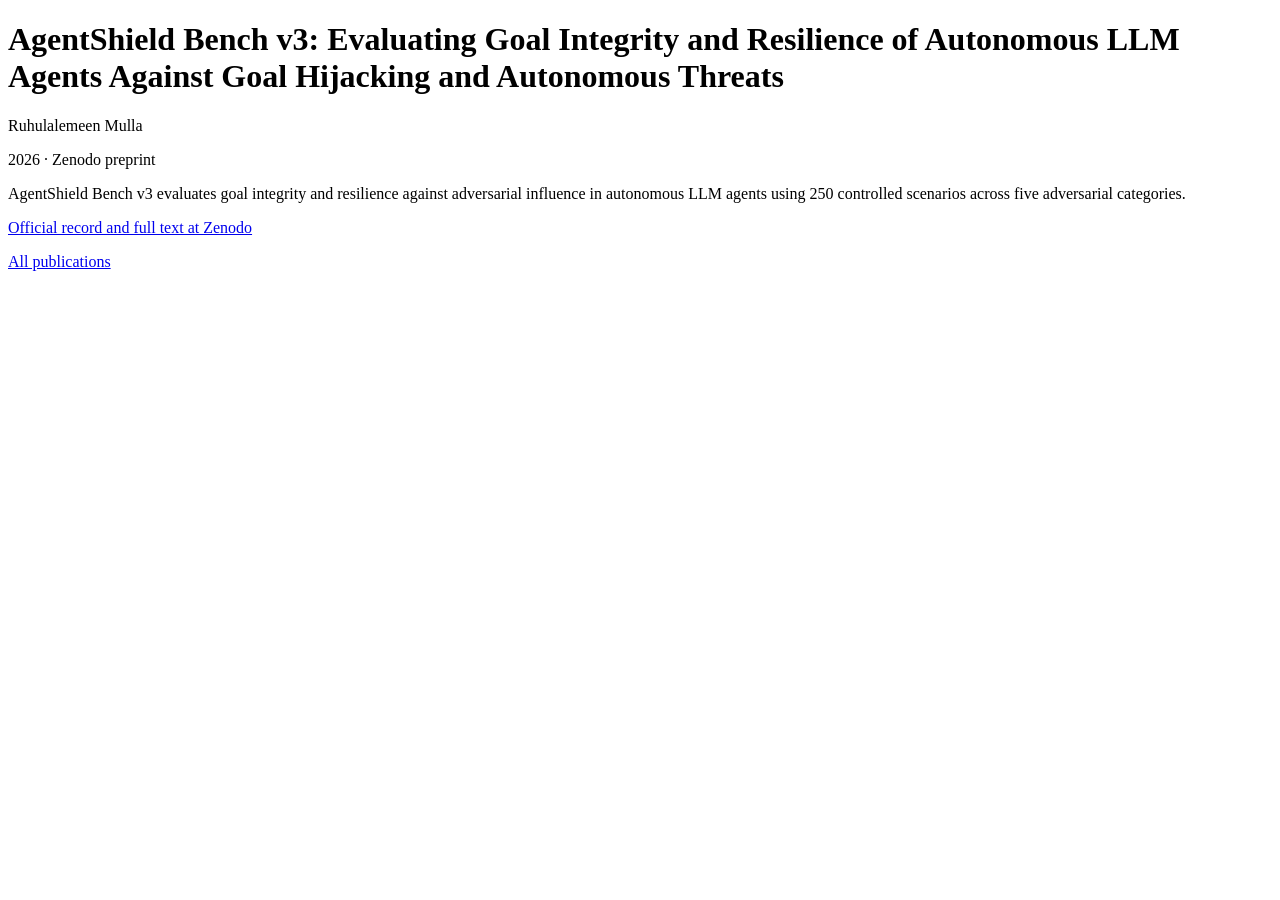
<file: research/agentshield-bench-v3.html>
<!doctype html>
<html lang="en">
<head>
<meta charset="utf-8">
<meta name="viewport" content="width=device-width, initial-scale=1">
<title>AgentShield Bench v3: Evaluating Goal Integrity and Resilience of Autonomous LLM Agents Against Goal Hijacking and Autonomous Threats | Ruhulalemeen Mulla</title>
<meta name="citation_title" content="AgentShield Bench v3: Evaluating Goal Integrity and Resilience of Autonomous LLM Agents Against Goal Hijacking and Autonomous Threats">
<meta name="citation_author" content="Mulla, Ruhulalemeen">
<meta name="citation_publication_date" content="2026">
<meta name="citation_doi" content="10.5281/zenodo.20834892">
<meta name="citation_abstract" content="AgentShield Bench v3 evaluates goal integrity and resilience against adversarial influence in autonomous LLM agents using 250 controlled scenarios across five adversarial categories.">
<meta name="DC.title" content="AgentShield Bench v3: Evaluating Goal Integrity and Resilience of Autonomous LLM Agents Against Goal Hijacking and Autonomous Threats">
<meta name="DC.creator" content="Ruhulalemeen Mulla">
<meta name="DC.date" content="2026">
<meta name="DC.identifier" content="https://doi.org/10.5281/zenodo.20834892">
</head>
<body><main>
<h1>AgentShield Bench v3: Evaluating Goal Integrity and Resilience of Autonomous LLM Agents Against Goal Hijacking and Autonomous Threats</h1>
<p>Ruhulalemeen Mulla</p><p>2026 · Zenodo preprint</p>
<p>AgentShield Bench v3 evaluates goal integrity and resilience against adversarial influence in autonomous LLM agents using 250 controlled scenarios across five adversarial categories.</p>
<p><a href="https://doi.org/10.5281/zenodo.20834892">Official record and full text at Zenodo</a></p>
<p><a href="index.html">All publications</a></p>
</main></body></html>
</file>
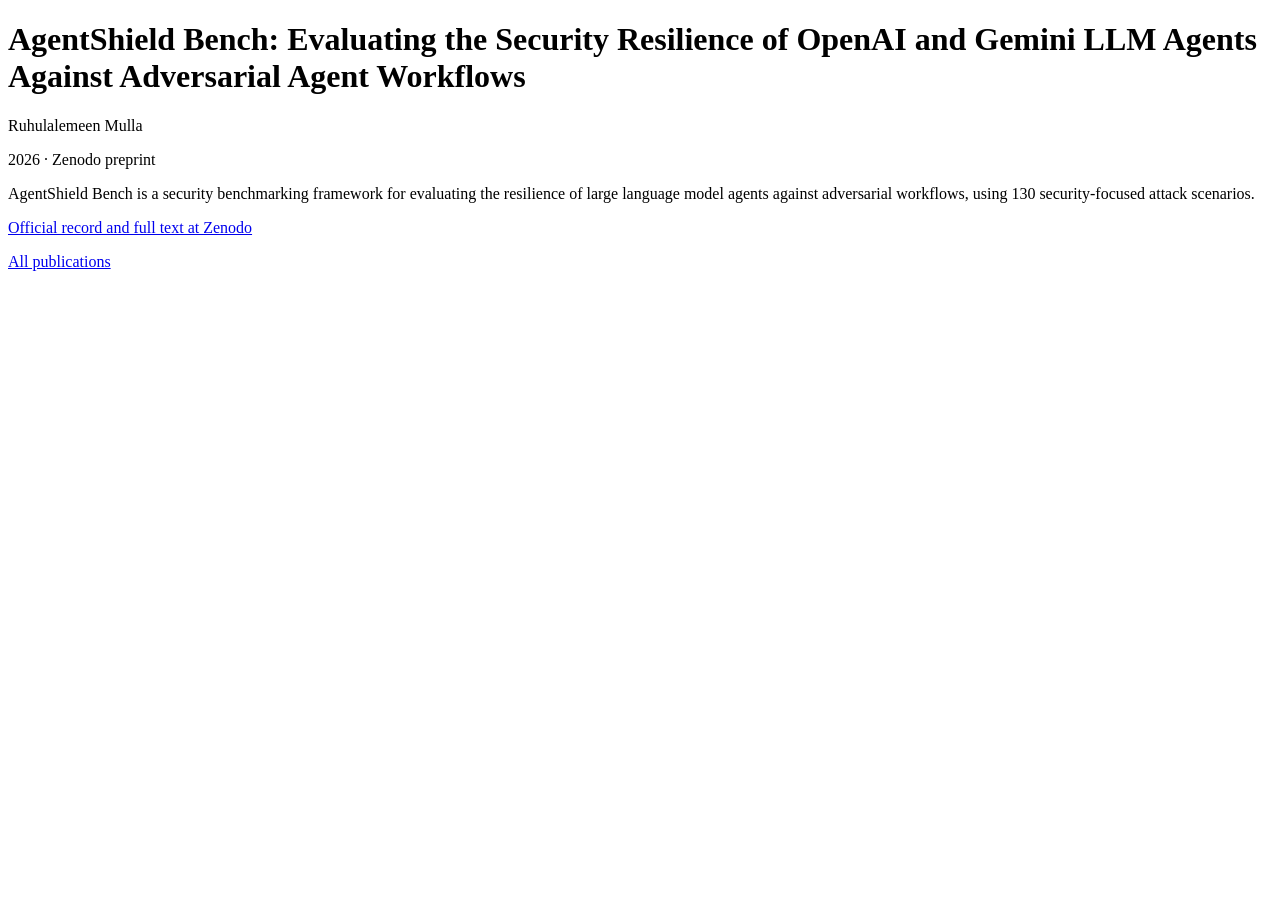
<file: research/agentshield-bench.html>
<!doctype html>
<html lang="en">
<head>
<meta charset="utf-8">
<meta name="viewport" content="width=device-width, initial-scale=1">
<title>AgentShield Bench: Evaluating the Security Resilience of OpenAI and Gemini LLM Agents Against Adversarial Agent Workflows | Ruhulalemeen Mulla</title>
<meta name="citation_title" content="AgentShield Bench: Evaluating the Security Resilience of OpenAI and Gemini LLM Agents Against Adversarial Agent Workflows">
<meta name="citation_author" content="Mulla, Ruhulalemeen">
<meta name="citation_publication_date" content="2026">
<meta name="citation_doi" content="10.5281/zenodo.20677149">
<meta name="citation_abstract" content="AgentShield Bench is a security benchmarking framework for evaluating the resilience of large language model agents against adversarial workflows, using 130 security-focused attack scenarios.">
<meta name="DC.title" content="AgentShield Bench: Evaluating the Security Resilience of OpenAI and Gemini LLM Agents Against Adversarial Agent Workflows">
<meta name="DC.creator" content="Ruhulalemeen Mulla">
<meta name="DC.date" content="2026">
<meta name="DC.identifier" content="https://doi.org/10.5281/zenodo.20677149">
</head>
<body><main>
<h1>AgentShield Bench: Evaluating the Security Resilience of OpenAI and Gemini LLM Agents Against Adversarial Agent Workflows</h1>
<p>Ruhulalemeen Mulla</p><p>2026 · Zenodo preprint</p>
<p>AgentShield Bench is a security benchmarking framework for evaluating the resilience of large language model agents against adversarial workflows, using 130 security-focused attack scenarios.</p>
<p><a href="https://doi.org/10.5281/zenodo.20677149">Official record and full text at Zenodo</a></p>
<p><a href="index.html">All publications</a></p>
</main></body></html>
</file>
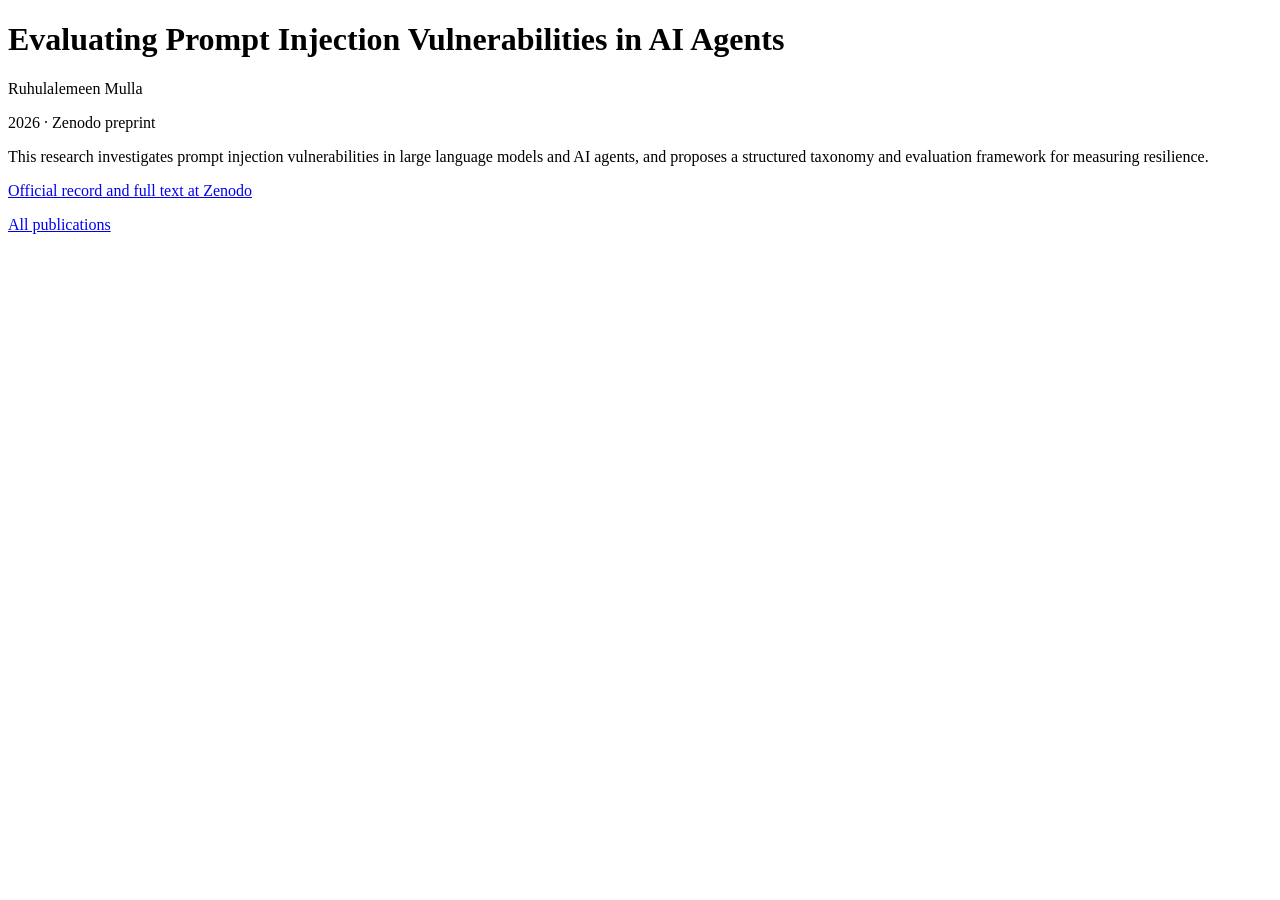
<file: research/evaluating-prompt-injection-vulnerabilities-in-ai-agents.html>
<!doctype html>
<html lang="en">
<head>
<meta charset="utf-8">
<meta name="viewport" content="width=device-width, initial-scale=1">
<title>Evaluating Prompt Injection Vulnerabilities in AI Agents | Ruhulalemeen Mulla</title>
<meta name="citation_title" content="Evaluating Prompt Injection Vulnerabilities in AI Agents">
<meta name="citation_author" content="Mulla, Ruhulalemeen">
<meta name="citation_publication_date" content="2026">
<meta name="citation_doi" content="10.5281/zenodo.20631345">
<meta name="citation_abstract" content="This research investigates prompt injection vulnerabilities in large language models and AI agents, and proposes a structured taxonomy and evaluation framework for measuring resilience.">
<meta name="DC.title" content="Evaluating Prompt Injection Vulnerabilities in AI Agents">
<meta name="DC.creator" content="Ruhulalemeen Mulla">
<meta name="DC.date" content="2026">
<meta name="DC.identifier" content="https://doi.org/10.5281/zenodo.20631345">
</head>
<body><main>
<h1>Evaluating Prompt Injection Vulnerabilities in AI Agents</h1>
<p>Ruhulalemeen Mulla</p><p>2026 · Zenodo preprint</p>
<p>This research investigates prompt injection vulnerabilities in large language models and AI agents, and proposes a structured taxonomy and evaluation framework for measuring resilience.</p>
<p><a href="https://doi.org/10.5281/zenodo.20631345">Official record and full text at Zenodo</a></p>
<p><a href="index.html">All publications</a></p>
</main></body></html>
</file>
<file: css/main.css>
@import url('https://fonts.googleapis.com/css2?family=Inter:wght@300;400;500;600;700&family=JetBrains+Mono:ital,wght@0,400;0,500;0,600;1,400&family=Playfair+Display:ital,wght@0,400;0,600;0,700;1,400&display=swap');

:root {
    --bg-color: #08080a;
    --bg-card: #111114;
    --bg-card-hover: #16161c;
    --text-primary: #f4f4f5;
    --text-secondary: #a1a1aa;
    --text-muted: #71717a;
    --accent: #e11d48;
    --accent-green: #10b981;
    --accent-gold: #d97706;
    --border-color: rgba(255, 255, 255, 0.08);
    --border-highlight: rgba(255, 255, 255, 0.18);
    --font-serif: 'Playfair Display', Georgia, serif;
    --font-sans: 'Inter', -apple-system, BlinkMacSystemFont, sans-serif;
    --font-mono: 'JetBrains Mono', monospace;
}

[data-theme="light"] {
    --bg-color: #08080a;
    --bg-card: #111114;
    --text-primary: #f4f4f5;
}

* {
    box-sizing: border-box;
    margin: 0;
    padding: 0;
}

html {
    scroll-behavior: smooth;
}

body {
    background-color: var(--bg-color);
    color: var(--text-primary);
    font-family: var(--font-sans);
    line-height: 1.6;
    -webkit-font-smoothing: antialiased;
    -moz-osx-font-smoothing: grayscale;
    overflow-x: hidden;
}

a {
    color: inherit;
    text-decoration: none;
}

/* Background grid pattern */
body::before {
    content: '';
    position: fixed;
    top: 0;
    left: 0;
    width: 100vw;
    height: 100vh;
    background-image: 
        linear-gradient(to right, rgba(255, 255, 255, 0.015) 1px, transparent 1px),
        linear-gradient(to bottom, rgba(255, 255, 255, 0.015) 1px, transparent 1px);
    background-size: 40px 40px;
    pointer-events: none;
    z-index: 0;
}

/* Navbar */
.navbar {
    position: fixed;
    top: 0;
    left: 0;
    right: 0;
    width: 100%;
    z-index: 100;
    padding: 1rem 0;
    background: rgba(8, 8, 10, 0.85);
    backdrop-filter: blur(12px);
    -webkit-backdrop-filter: blur(12px);
    border-bottom: 1px solid var(--border-color);
    transition: transform 0.3s ease, background 0.3s ease;
}

.navbar.nav-hidden {
    transform: translateY(-100%);
}

.nav-container {
    max-width: 1320px;
    margin: 0 auto;
    padding: 0 2rem;
    display: flex;
    justify-content: space-between;
    align-items: center;
}

.logo {
    font-family: var(--font-serif);
    font-size: 1.35rem;
    font-weight: 600;
    letter-spacing: -0.02em;
    color: var(--text-primary);
    display: flex;
    align-items: center;
    gap: 0.5rem;
}

.logo span {
    font-family: var(--font-mono);
    font-size: 0.75rem;
    color: var(--text-muted);
    font-weight: 400;
}

.nav-links {
    display: flex;
    gap: 1.75rem;
    align-items: center;
}

.nav-link {
    font-size: 0.85rem;
    color: var(--text-secondary);
    transition: color 0.2s ease;
    font-weight: 400;
}

.nav-link:hover, .nav-link.active {
    color: var(--text-primary);
}

.nav-controls {
    display: flex;
    align-items: center;
    gap: 1rem;
}

.search-shortcut-btn {
    display: flex;
    align-items: center;
    gap: 0.5rem;
    background: var(--bg-card);
    border: 1px solid var(--border-color);
    border-radius: 6px;
    padding: 0.35rem 0.75rem;
    font-family: var(--font-mono);
    font-size: 0.75rem;
    color: var(--text-muted);
    cursor: pointer;
    transition: border-color 0.2s ease, color 0.2s ease;
}

.search-shortcut-btn:hover {
    border-color: var(--border-highlight);
    color: var(--text-primary);
}

.theme-toggle-btn {
    background: transparent;
    border: 1px solid var(--border-color);
    border-radius: 50%;
    width: 32px;
    height: 32px;
    display: flex;
    align-items: center;
    justify-content: center;
    color: var(--text-secondary);
    cursor: pointer;
    transition: border-color 0.2s ease, color 0.2s ease;
}

.theme-toggle-btn:hover {
    border-color: var(--border-highlight);
    color: var(--text-primary);
}

/* 3-Column Editorial Grid Layout */
.editorial-layout {
    display: grid;
    /* Keep the content and INDEX as a centered editorial group, with equal outer gutters. */
    grid-template-columns: minmax(3rem, 1fr) minmax(0, 840px) minmax(200px, 240px) minmax(3rem, 1fr);
    min-height: 100vh;
    position: relative;
    z-index: 1;
}

.left-gutter {
    border-right: 1px solid var(--border-color);
    background: repeating-linear-gradient(45deg, transparent, transparent 10px, rgba(255, 255, 255, 0.008) 10px, rgba(255, 255, 255, 0.008) 20px);
}

.main-content {
    padding: 6.5rem 3rem 4rem 3rem;
    border-right: 1px solid var(--border-color);
    max-width: 840px;
    width: 100%;
}

.right-gutter {
    padding: 6.5rem 1.5rem 4rem 2rem;
    position: relative;
}

/* Sticky INDEX sidebar */
.sticky-index {
    position: sticky;
    top: 110px;
}

.index-title {
    font-family: var(--font-mono);
    font-size: 0.75rem;
    font-weight: 600;
    letter-spacing: 0.12em;
    color: var(--text-muted);
    text-transform: uppercase;
    margin-bottom: 1.25rem;
    display: flex;
    align-items: center;
    gap: 0.5rem;
}

.index-nav {
    display: flex;
    flex-direction: column;
    gap: 0.6rem;
}

.index-item {
    font-family: var(--font-mono);
    font-size: 0.82rem;
    color: var(--text-muted);
    display: flex;
    align-items: center;
    gap: 0.5rem;
    transition: color 0.2s ease, transform 0.2s ease;
}

.index-item::before {
    content: '';
    display: inline-block;
    width: 0px;
    height: 1px;
    background: var(--text-primary);
    transition: width 0.2s ease;
}

.index-item:hover, .index-item.active {
    color: var(--text-primary);
    font-weight: 500;
}

.index-item.active::before {
    width: 12px;
}

/* Section Divider */
.section-divider {
    height: 28px;
    border-top: 1px solid var(--border-color);
    border-bottom: 1px solid var(--border-color);
    background: repeating-linear-gradient(45deg, transparent, transparent 6px, rgba(255, 255, 255, 0.02) 6px, rgba(255, 255, 255, 0.02) 12px);
    margin: 4rem -3rem;
}

.section-header {
    margin-bottom: 2rem;
    display: flex;
    justify-content: space-between;
    align-items: flex-end;
}

.section-title {
    font-family: var(--font-serif);
    font-size: 2.25rem;
    font-weight: 400;
    color: var(--text-primary);
    letter-spacing: -0.01em;
}

.section-subtext {
    font-family: var(--font-mono);
    font-size: 0.75rem;
    color: var(--text-muted);
}

/* Hero Section */
.hero-banner {
    width: 100%;
    height: 180px;
    border-radius: 12px;
    border: 1px solid var(--border-color);
    background: var(--bg-card);
    position: relative;
    overflow: hidden;
    margin-bottom: 2rem;
}

.hero-banner-image {
    display: block;
    width: 100%;
    height: 100%;
    object-fit: cover;
    /* Retain the orbital artwork as the shallow desktop crop is applied. */
    object-position: 58% 50%;
}

.hero-profile-row {
    margin-bottom: 1.5rem;
}

.hero-name {
    font-family: var(--font-serif);
    font-size: 2.5rem;
    font-weight: 600;
    line-height: 1.15;
    color: var(--text-primary);
    margin-bottom: 0.35rem;
}

.hero-role {
    font-family: var(--font-mono);
    font-size: 0.88rem;
    color: var(--text-secondary);
    margin-bottom: 0.6rem;
}

.hero-meta-row {
    display: flex;
    flex-wrap: wrap;
    gap: 1rem;
    font-family: var(--font-mono);
    font-size: 0.75rem;
    color: var(--text-muted);
}

.status-badge {
    display: inline-flex;
    align-items: center;
    gap: 0.4rem;
    color: var(--accent-green);
}

.status-dot {
    width: 6px;
    height: 6px;
    border-radius: 50%;
    background-color: var(--accent-green);
    box-shadow: 0 0 8px var(--accent-green);
}

.hero-bio {
    font-size: 0.95rem;
    color: var(--text-secondary);
    line-height: 1.7;
    margin-bottom: 1.5rem;
}

/* Social Badges Grid */
.hero-badges-row {
    display: flex;
    flex-wrap: wrap;
    gap: 0.65rem;
    margin-top: 1rem;
}

.badge-tile {
    display: inline-flex;
    align-items: center;
    gap: 0.5rem;
    background: var(--bg-card);
    border: 1px solid var(--border-color);
    border-radius: 6px;
    padding: 0.4rem 0.85rem;
    font-family: var(--font-mono);
    font-size: 0.78rem;
    color: var(--text-secondary);
    transition: all 0.25s cubic-bezier(0.16, 1, 0.3, 1);
}

.badge-tile:hover {
    border-color: var(--border-highlight);
    color: var(--text-primary);
    background: var(--bg-card-hover);
    transform: translateY(-2px);
}

.badge-tile svg {
    width: 14px;
    height: 14px;
    fill: currentColor;
}

/* About / Developer Snapshot Box */
.snapshot-card {
    background: var(--bg-card);
    border: 1px solid var(--border-color);
    border-radius: 8px;
    padding: 1.5rem;
    margin-top: 1.5rem;
}

.snapshot-header {
    font-family: var(--font-mono);
    font-size: 0.72rem;
    font-weight: 600;
    letter-spacing: 0.12em;
    color: var(--text-muted);
    text-transform: uppercase;
    margin-bottom: 1rem;
}

.snapshot-grid {
    display: grid;
    grid-template-columns: repeat(auto-fit, minmax(220px, 1fr));
    gap: 0.85rem;
}

.snapshot-item {
    display: flex;
    align-items: center;
    gap: 0.5rem;
    font-family: var(--font-mono);
    font-size: 0.82rem;
    color: var(--text-secondary);
}

.snapshot-item .dot {
    color: var(--accent-green);
    font-weight: bold;
}

/* Projects Grid */
.project-filters {
    display: flex;
    gap: 0.5rem;
    margin-bottom: 1.5rem;
    flex-wrap: wrap;
}

.filter-btn {
    background: var(--bg-card);
    border: 1px solid var(--border-color);
    border-radius: 6px;
    padding: 0.35rem 0.85rem;
    font-family: var(--font-mono);
    font-size: 0.75rem;
    color: var(--text-muted);
    cursor: pointer;
    transition: all 0.2s ease;
}

.filter-btn:hover, .filter-btn.active {
    border-color: var(--border-highlight);
    color: var(--text-primary);
    background: var(--bg-card-hover);
}

.projects-grid {
    display: grid;
    grid-template-columns: repeat(auto-fill, minmax(360px, 1fr));
    gap: 1.5rem;
}

/* Project Card & Hover Elevation */
.project-card {
    background: var(--bg-card);
    border: 1px solid var(--border-color);
    border-radius: 10px;
    padding: 1.25rem;
    display: flex;
    flex-direction: column;
    justify-content: space-between;
    transition: transform 0.3s cubic-bezier(0.16, 1, 0.3, 1), 
                box-shadow 0.3s cubic-bezier(0.16, 1, 0.3, 1), 
                border-color 0.3s cubic-bezier(0.16, 1, 0.3, 1);
    position: relative;
    overflow: hidden;
}

.project-card:hover {
    transform: translateY(-6px);
    box-shadow: 0 14px 30px rgba(0, 0, 0, 0.5), 0 0 0 1px var(--border-highlight);
    border-color: var(--border-highlight);
    background: var(--bg-card-hover);
}

.project-card-header {
    display: flex;
    justify-content: space-between;
    align-items: flex-start;
    margin-bottom: 0.85rem;
}

.project-badges {
    display: flex;
    gap: 0.4rem;
}

.status-pill {
    font-family: var(--font-mono);
    font-size: 0.65rem;
    text-transform: uppercase;
    letter-spacing: 0.05em;
    padding: 0.2rem 0.5rem;
    border-radius: 4px;
    font-weight: 500;
}

.status-pill.live,
.status-pill.completed {
    background: rgba(16, 185, 129, 0.12);
    color: var(--accent-green);
    border: 1px solid rgba(16, 185, 129, 0.25);
}

.status-pill.featured {
    background: rgba(217, 119, 6, 0.12);
    color: var(--accent-gold);
    border: 1px solid rgba(217, 119, 6, 0.25);
}

.status-pill.in-progress {
    background: rgba(161, 161, 170, 0.12);
    color: var(--text-secondary);
    border: 1px solid var(--border-color);
}

.project-year {
    font-family: var(--font-mono);
    font-size: 0.75rem;
    color: var(--text-muted);
}

.project-title {
    font-family: var(--font-serif);
    font-size: 1.4rem;
    font-weight: 600;
    color: var(--text-primary);
    margin-bottom: 0.4rem;
}

.project-desc {
    font-size: 0.88rem;
    color: var(--text-secondary);
    line-height: 1.6;
    margin-bottom: 1.25rem;
}

.project-tech-tags {
    display: flex;
    flex-wrap: wrap;
    gap: 0.4rem;
    margin-bottom: 1rem;
}

.tech-tag {
    font-family: var(--font-mono);
    font-size: 0.7rem;
    color: var(--text-muted);
    background: rgba(255, 255, 255, 0.03);
    border: 1px solid var(--border-color);
    padding: 0.15rem 0.55rem;
    border-radius: 4px;
}

.project-footer {
    display: flex;
    justify-content: space-between;
    align-items: center;
    border-top: 1px solid var(--border-color);
    padding-top: 0.85rem;
    margin-top: auto;
}

.project-link {
    font-family: var(--font-mono);
    font-size: 0.78rem;
    color: var(--text-secondary);
    display: flex;
    align-items: center;
    gap: 0.3rem;
    transition: color 0.2s ease;
}

.project-link:hover {
    color: var(--text-primary);
}

/* Experience Section Cards */
.experience-list {
    display: flex;
    flex-direction: column;
    gap: 1.75rem;
}

.exp-card {
    background: var(--bg-card);
    border: 1px solid var(--border-color);
    border-radius: 10px;
    padding: 1.5rem;
    transition: transform 0.3s cubic-bezier(0.16, 1, 0.3, 1), border-color 0.3s ease;
}

.exp-card:hover {
    transform: translateY(-4px);
    border-color: var(--border-highlight);
}

.exp-top {
    display: flex;
    gap: 1.2rem;
    align-items: flex-start;
    margin-bottom: 0.75rem;
}

.exp-icon {
    width: 44px;
    height: 44px;
    border-radius: 6px;
    overflow: hidden;
    flex-shrink: 0;
}

.exp-icon img {
    width: 100%;
    height: 100%;
    object-fit: cover;
}

.exp-title-box {
    flex: 1;
}

.exp-role-heading {
    font-family: var(--font-serif);
    font-size: 1.25rem;
    font-weight: 600;
    color: var(--text-primary);
}

.exp-company-sub {
    font-family: var(--font-mono);
    font-size: 0.8rem;
    color: var(--text-muted);
}

.exp-date-tag {
    font-family: var(--font-mono);
    font-size: 0.75rem;
    color: var(--text-secondary);
    margin-bottom: 0.75rem;
}

.exp-bullet-list {
    list-style: none;
    margin: 0;
    padding: 0;
    display: flex;
    flex-direction: column;
    gap: 0.5rem;
}

.exp-bullet-list li {
    font-size: 0.88rem;
    color: var(--text-secondary);
    position: relative;
    padding-left: 1.2rem;
    line-height: 1.6;
}

.exp-bullet-list li::before {
    content: '•';
    position: absolute;
    left: 0;
    color: var(--text-muted);
}

.exp-subroles {
    display: flex;
    flex-direction: column;
    gap: 1.25rem;
    margin-top: 1rem;
    padding-left: 0.5rem;
    border-left: 1px solid var(--border-color);
}

.exp-subrole {
    padding-left: 1rem;
}

.exp-subrole-header {
    display: flex;
    justify-content: space-between;
    align-items: center;
    margin-bottom: 0.35rem;
}

.exp-subrole-title {
    font-family: var(--font-serif);
    font-size: 1.05rem;
    font-weight: 600;
    color: var(--text-primary);
}

/* Research Section (Replacing Writing) */
.research-header-row {
    display: flex;
    justify-content: space-between;
    align-items: flex-end;
    margin-bottom: 1.5rem;
}

.research-link-external {
    font-family: var(--font-mono);
    font-size: 0.78rem;
    color: var(--text-muted);
    transition: color 0.2s ease;
}

.research-link-external:hover {
    color: var(--text-primary);
}

.research-list {
    display: flex;
    flex-direction: column;
    gap: 1rem;
}

.research-item {
    background: var(--bg-card);
    border: 1px solid var(--border-color);
    border-radius: 8px;
    padding: 1.25rem 1.5rem;
    display: grid;
    grid-template-columns: 110px 1fr 100px;
    align-items: center;
    gap: 1.25rem;
    transition: transform 0.25s cubic-bezier(0.16, 1, 0.3, 1), border-color 0.25s ease;
}

.research-item:hover {
    transform: translateY(-3px);
    border-color: var(--border-highlight);
    background: var(--bg-card-hover);
}

.research-date {
    font-family: var(--font-mono);
    font-size: 0.78rem;
    color: var(--text-muted);
}

.research-main-info {
    display: flex;
    flex-direction: column;
    gap: 0.3rem;
}

.research-paper-title {
    font-family: var(--font-serif);
    font-size: 1.1rem;
    font-weight: 600;
    color: var(--text-primary);
    line-height: 1.35;
}

.research-snippet {
    font-size: 0.83rem;
    color: var(--text-secondary);
    display: -webkit-box;
    -webkit-line-clamp: 2;
    -webkit-box-orient: vertical;
    overflow: hidden;
}

.research-meta-right {
    text-align: right;
    font-family: var(--font-mono);
    font-size: 0.75rem;
    color: var(--text-muted);
}

/* Tech Stack Section */
.tech-tabs {
    display: flex;
    gap: 0.4rem;
    margin-bottom: 1.25rem;
    flex-wrap: wrap;
}

.tech-grid {
    display: flex;
    flex-wrap: wrap;
    gap: 0.6rem;
}

.tech-pill {
    background: var(--bg-card);
    border: 1px solid var(--border-color);
    border-radius: 6px;
    padding: 0.45rem 0.85rem;
    font-family: var(--font-mono);
    font-size: 0.8rem;
    color: var(--text-secondary);
    display: flex;
    align-items: center;
    gap: 0.5rem;
    transition: all 0.2s ease;
}

.tech-pill:hover {
    border-color: var(--border-highlight);
    color: var(--text-primary);
    transform: translateY(-2px);
}

/* Contact Section Links */
.contact-tiles-grid {
    display: grid;
    grid-template-columns: repeat(auto-fit, minmax(160px, 1fr));
    gap: 1rem;
    margin-bottom: 2rem;
}

.contact-tile {
    background: var(--bg-card);
    border: 1px solid var(--border-color);
    border-radius: 8px;
    padding: 1.1rem 1.25rem;
    display: flex;
    align-items: center;
    justify-content: space-between;
    font-family: var(--font-mono);
    font-size: 0.85rem;
    color: var(--text-secondary);
    transition: all 0.25s cubic-bezier(0.16, 1, 0.3, 1);
}

.contact-tile:hover {
    border-color: var(--border-highlight);
    color: var(--text-primary);
    background: var(--bg-card-hover);
    transform: translateY(-4px);
}

.contact-tile-inner {
    display: flex;
    align-items: center;
    gap: 0.6rem;
}

/* Floating Cursor-Following Character */
#cursor-companion {
    position: fixed;
    top: 0;
    left: 0;
    width: 32px;
    height: 32px;
    pointer-events: none;
    z-index: 9999;
    will-change: transform;
    transition: opacity 0.3s ease;
}

.astronaut-svg {
    width: 100%;
    height: 100%;
    filter: drop-shadow(0 4px 8px rgba(0, 0, 0, 0.6));
}

/* Footer */
.footer-bar {
    border-top: 1px solid var(--border-color);
    padding-top: 2rem;
    margin-top: 4rem;
    display: flex;
    justify-content: space-between;
    align-items: center;
    font-family: var(--font-mono);
    font-size: 0.78rem;
    color: var(--text-muted);
}

/* Scroll Reveal */
.reveal {
    opacity: 0;
    transform: translateY(20px);
    transition: opacity 0.6s cubic-bezier(0.16, 1, 0.3, 1), transform 0.6s cubic-bezier(0.16, 1, 0.3, 1);
}

.reveal.active {
    opacity: 1;
    transform: translateY(0);
}

/* Mobile & Tablet Responsiveness */
@media (max-width: 1080px) {
    .editorial-layout {
        grid-template-columns: 1fr;
    }

    .left-gutter, .right-gutter {
        display: none;
    }

    .main-content {
        max-width: 100%;
        border-right: none;
        padding: 5.5rem 1.5rem 3rem 1.5rem;
    }

    .hero-banner-image {
        /* Keep the orbital focal point visible as the viewport narrows. */
        object-position: 62% 50%;
    }

    .section-divider {
        margin: 3rem -1.5rem;
    }

    .projects-grid {
        grid-template-columns: 1fr;
    }

    .research-item {
        grid-template-columns: 1fr;
        gap: 0.5rem;
    }

    .research-meta-right {
        text-align: left;
    }

    #cursor-companion {
        display: none; /* Hide cursor companion on touch screens */
    }
}
</file>
